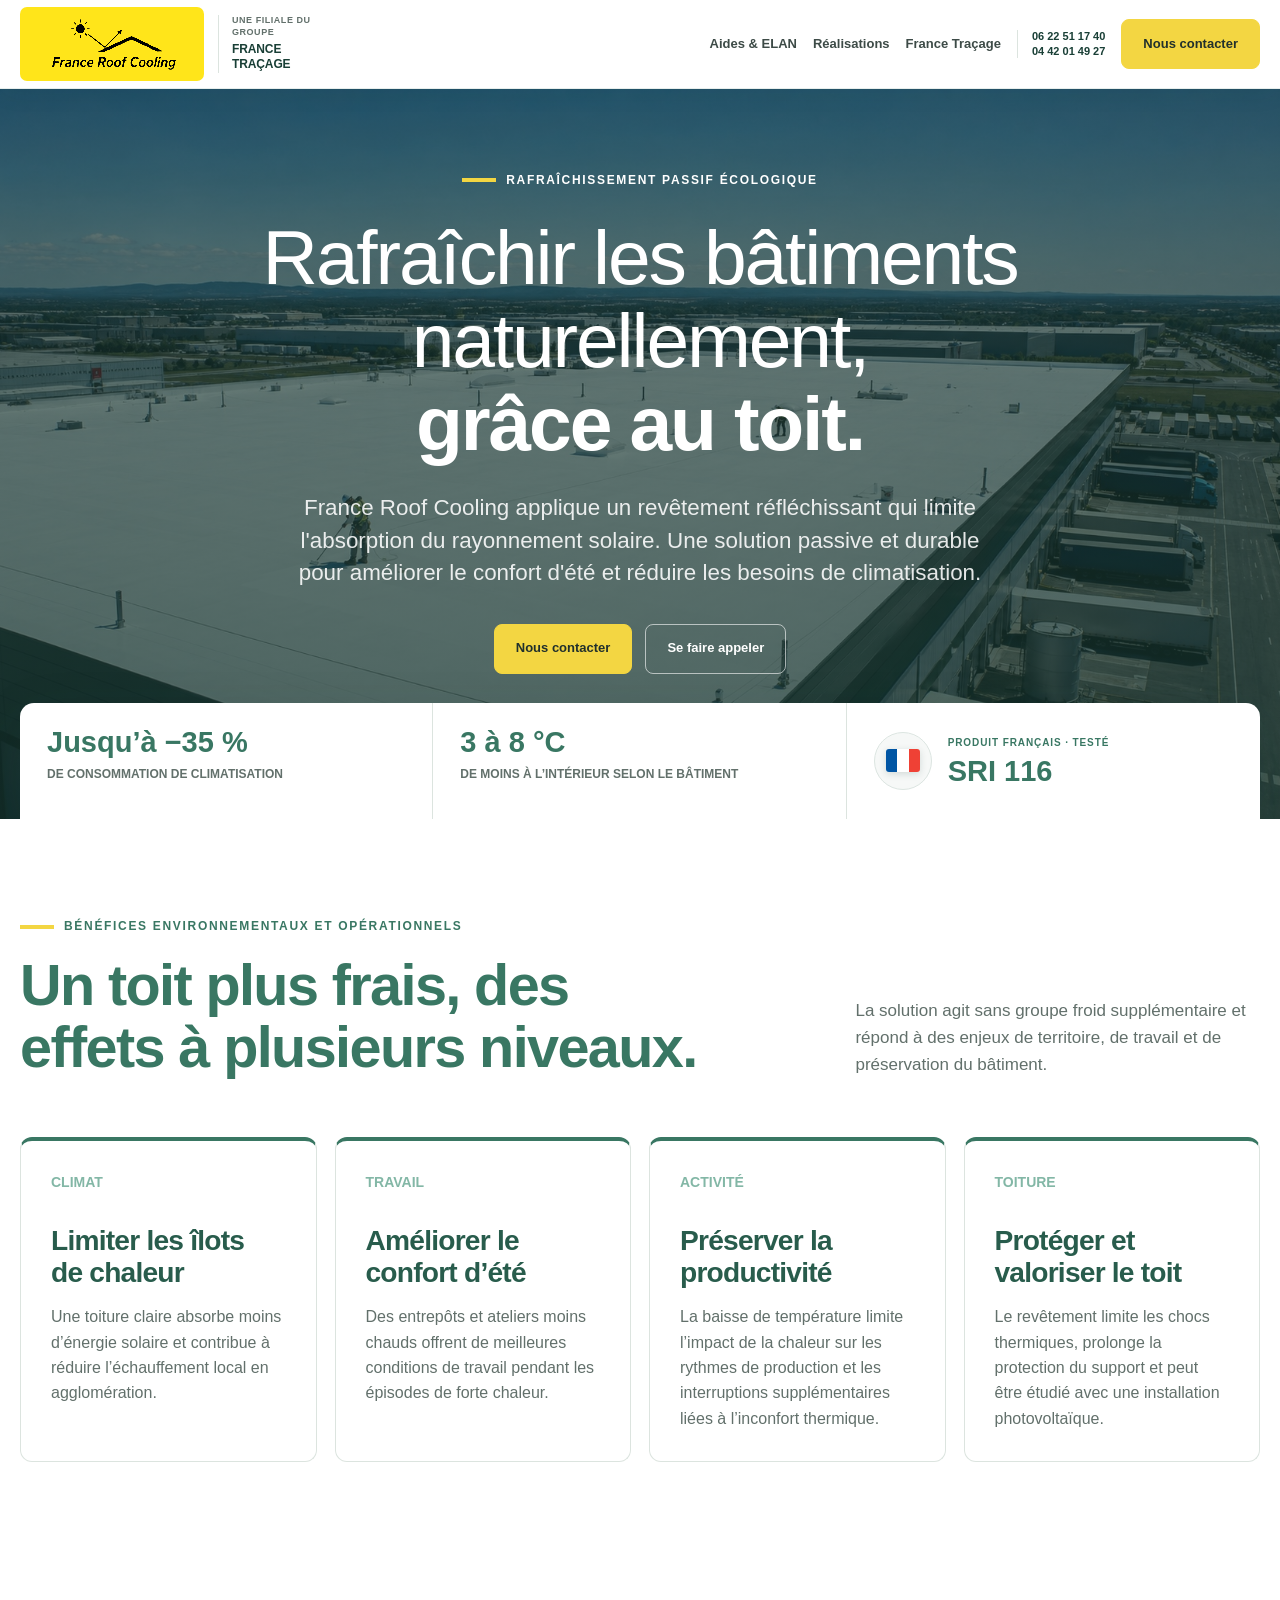
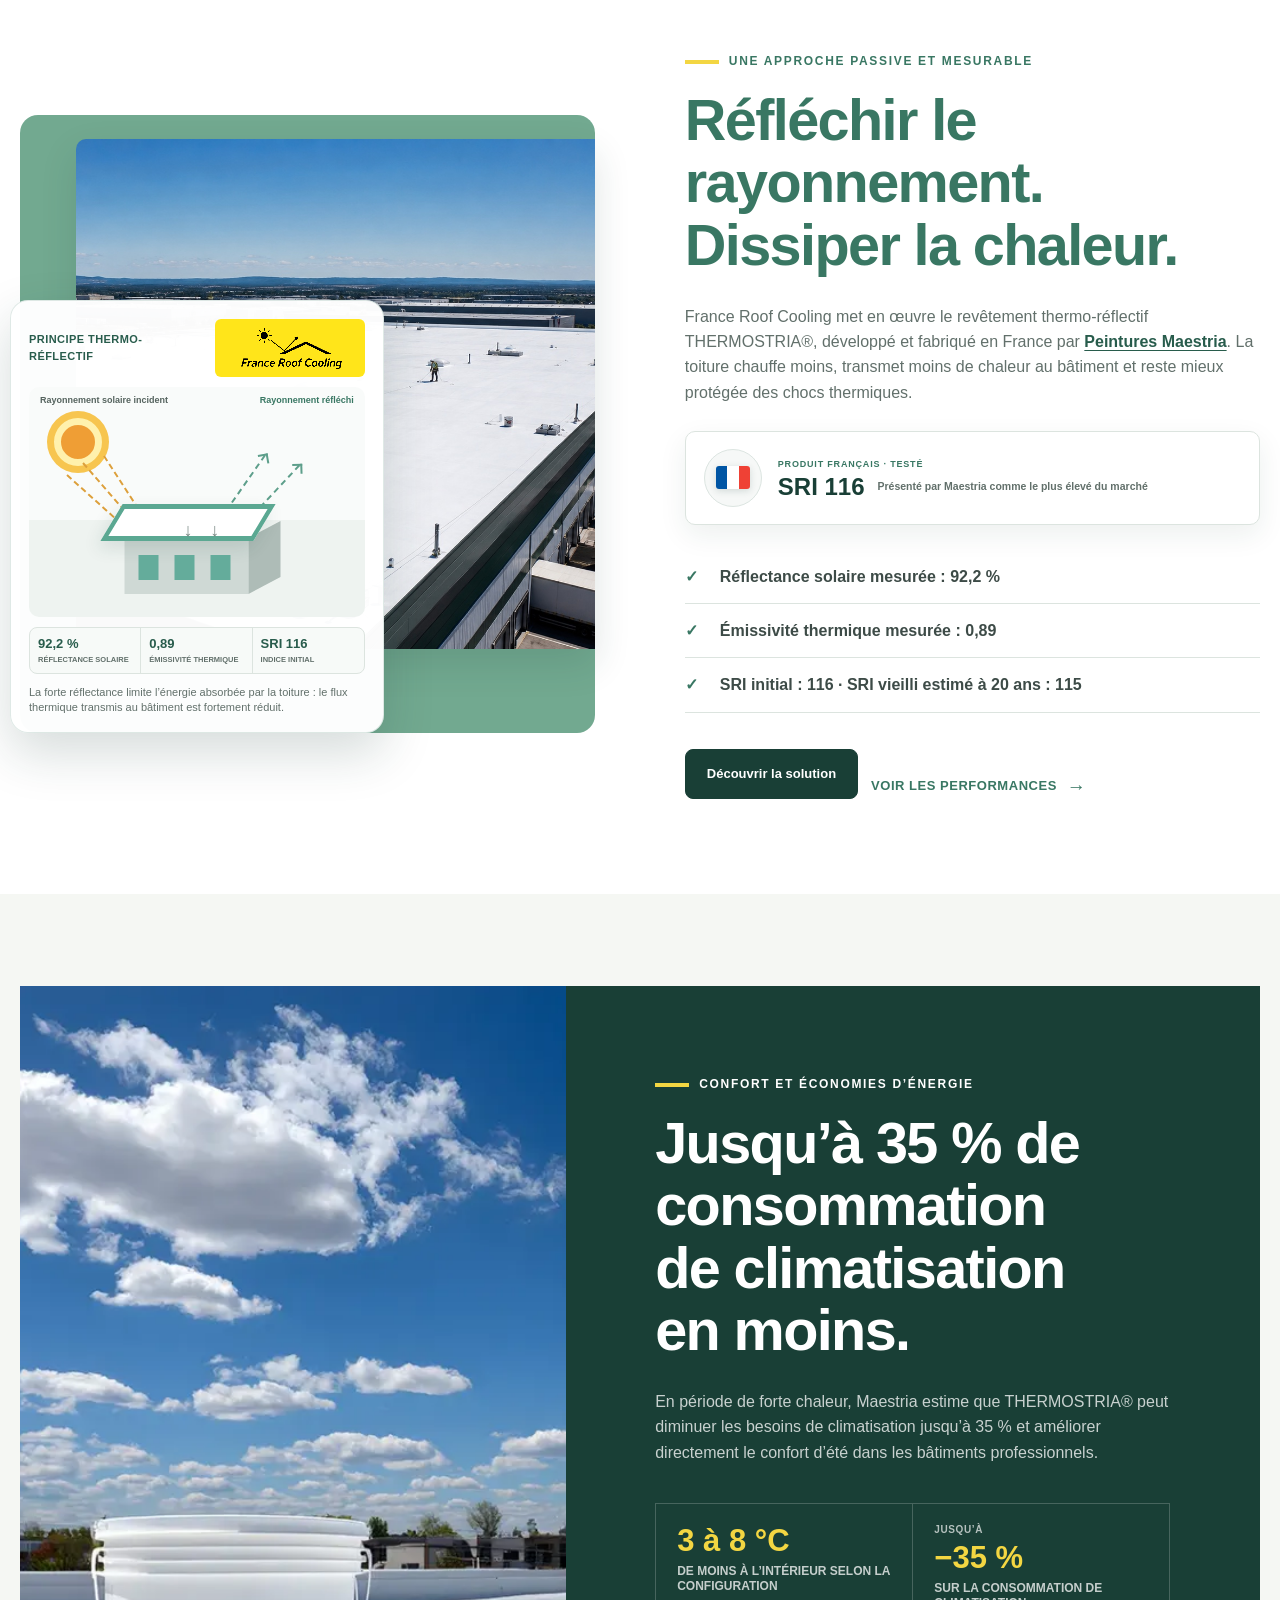
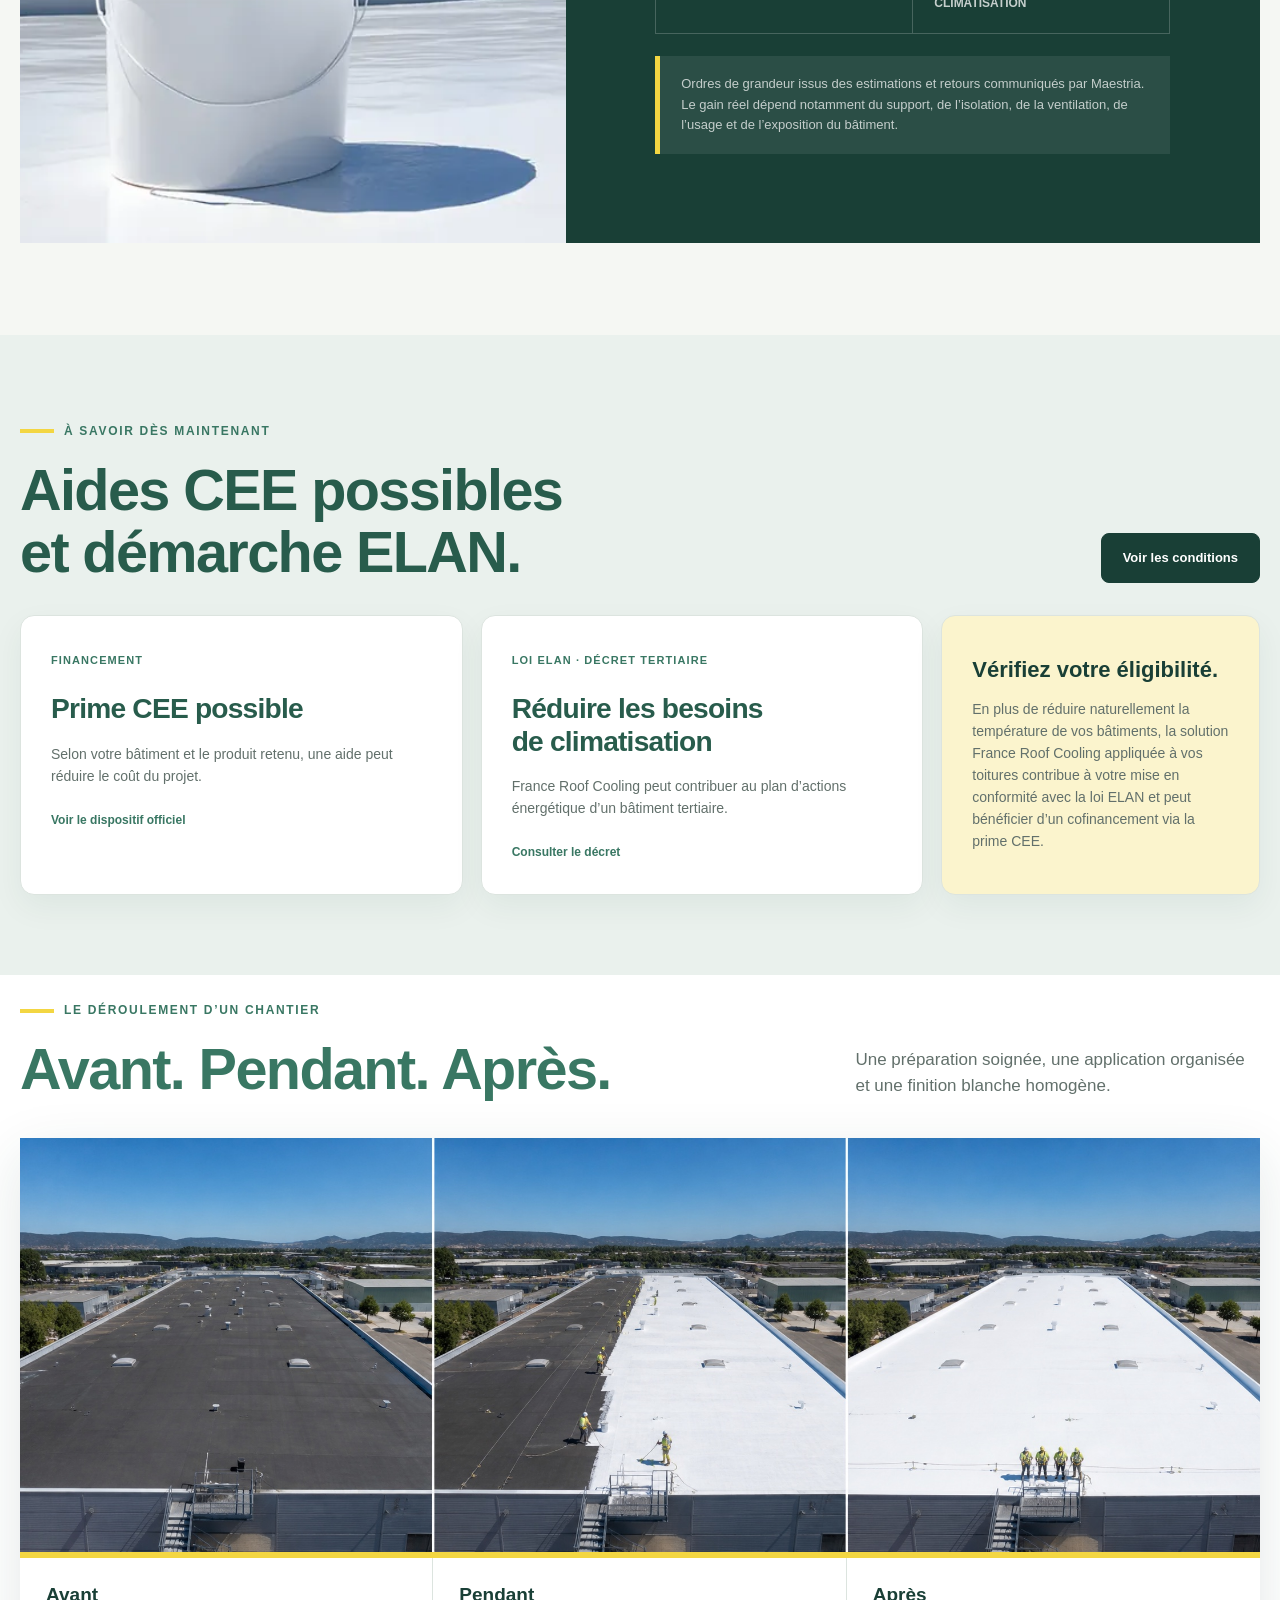
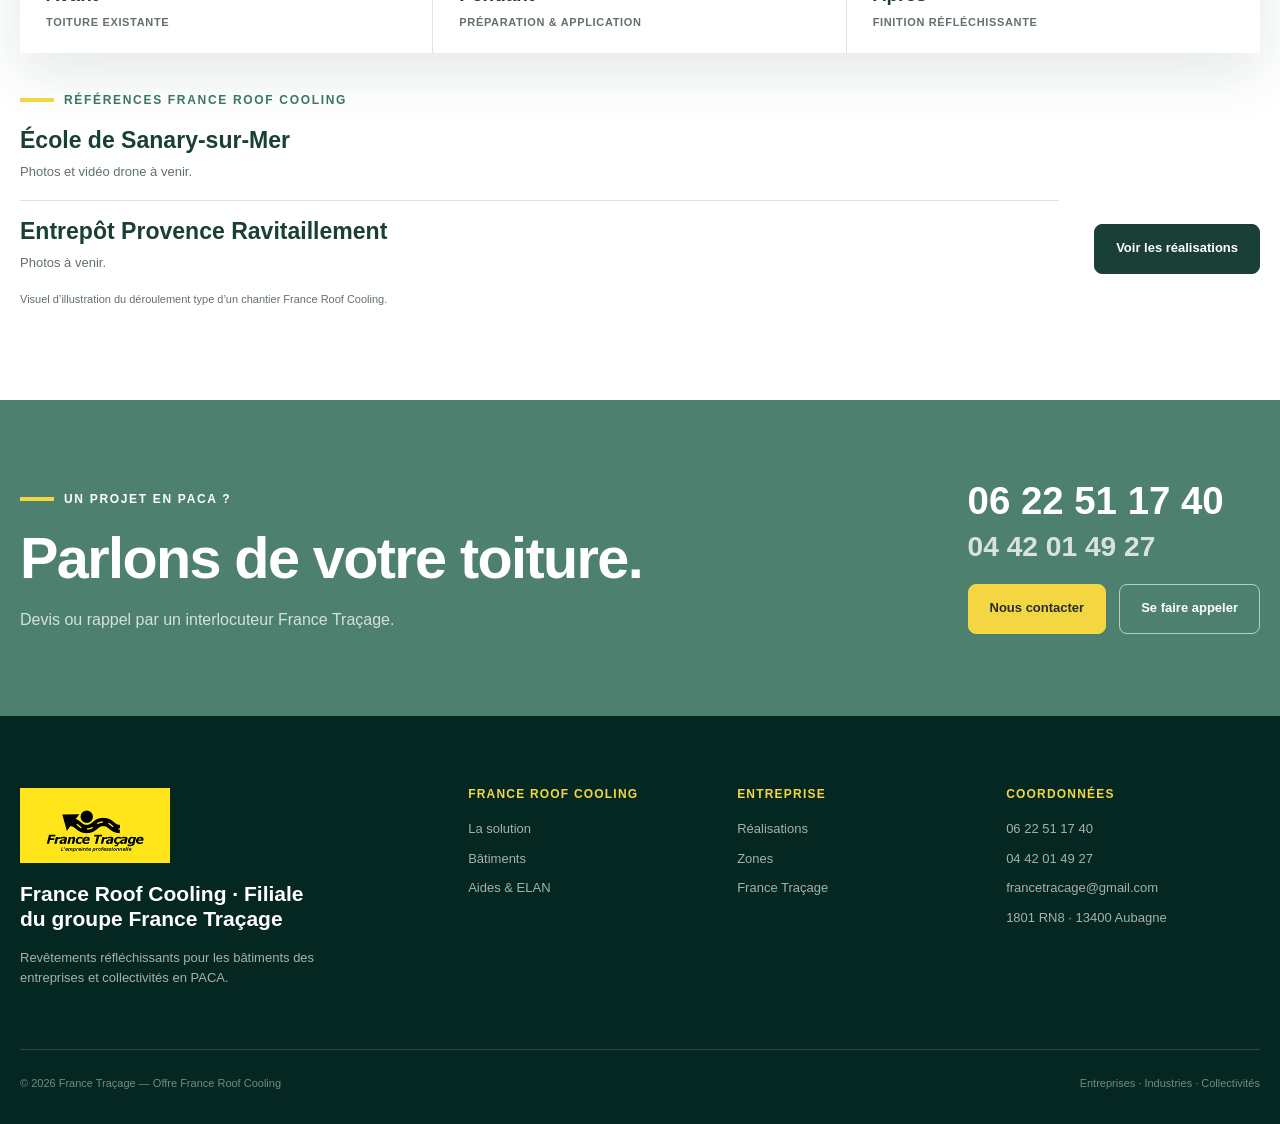
<file: index.html>
<!doctype html>
<html lang="fr">
<head>
  <meta charset="utf-8">
  <meta name="viewport" content="width=device-width, initial-scale=1">
  <title>France Roof Cooling par France Traçage | Toitures réfléchissantes en PACA</title>
  <meta name="description" content="France Roof Cooling applique en PACA le revêtement thermo-réflectif français THERMOSTRIA® : SRI 116, jusqu’à 35 % de climatisation en moins et 3 à 8 °C de gain intérieur selon le bâtiment.">
  <link rel="icon" href="/assets/france-roof-cooling-logo.png?v=1" type="image/png">
  <link rel="canonical" href="https://france-roof-cooling.fr/">
  <link rel="stylesheet" href="/assets/styles.css?v=26">
  <meta property="og:title" content="France Roof Cooling par France Traçage — Entreprises et collectivités en PACA">
  <meta property="og:description" content="Revêtement thermo-réflectif français : SRI 116, confort d’été, économies de climatisation et protection de la toiture.">
  <meta property="og:type" content="website">
  <meta property="og:url" content="https://france-roof-cooling.fr/">
  <meta property="og:image" content="https://france-roof-cooling.fr/assets/og-france-toiture.png">
  <meta property="og:image:width" content="1732">
  <meta property="og:image:height" content="908">
  <meta property="og:image:alt" content="France Roof Cooling professionnel par France Traçage">
  <meta name="twitter:card" content="summary_large_image">
  <meta name="twitter:image" content="https://france-roof-cooling.fr/assets/og-france-toiture.png">
  <script type="application/ld+json">
  {
    "@context": "https://schema.org",
    "@type": "LocalBusiness",
    "@id": "https://france-roof-cooling.fr/#business",
    "name": "France Roof Cooling par France Traçage",
    "alternateName": "France Toiture Réfléchissante",
    "url": "https://france-roof-cooling.fr/",
    "telephone": ["+33622511740", "+33442014927"],
    "email": "francetracage@gmail.com",
    "address": {
      "@type": "PostalAddress",
      "streetAddress": "1801 Route Nationale 8",
      "postalCode": "13400",
      "addressLocality": "Aubagne",
      "addressCountry": "FR"
    },
    "areaServed": "Provence-Alpes-Côte d’Azur",
    "knowsAbout": ["France Roof Cooling", "revêtement réfléchissant de toiture", "bac acier", "calandrite", "bâtiments professionnels"]
  }
  </script>
  <script src="/assets/site.js?v=2" defer></script>
</head>
<body>
  <a class="skip-link" href="#contenu">Aller au contenu</a>
  <header class="site-header">
    <nav class="nav" aria-label="Navigation principale">
      <div class="brand roofcool-brand">
        <a class="brand-home" href="/" aria-label="France Roof Cooling, accueil"><span class="brand-mark" aria-hidden="true"></span></a>
        <a class="brand-endorsement" href="https://francetracage-paca.fr/" target="_blank" rel="noopener" aria-label="Découvrir le groupe France Traçage">Une filiale du groupe <strong>France Traçage</strong></a>
      </div>
      <button class="menu-toggle" type="button" aria-controls="menu-principal" aria-expanded="false">Ouvrir le menu</button>
      <div class="nav-links" id="menu-principal">
        <a href="#aides">Aides & ELAN</a>
        <a href="/realisations/">Réalisations</a>
        <a href="https://francetracage-paca.fr/" target="_blank" rel="noopener">France Traçage</a>
        <span class="nav-phones"><a href="tel:+33622511740">06 22 51 17 40</a><a href="tel:+33442014927">04 42 01 49 27</a></span>
        <a class="button nav-cta" href="/contact/">Nous contacter</a>
      </div>
    </nav>
  </header>

  <main id="contenu">
    <section class="hero pro-hero">
      <div class="hero-slides" aria-hidden="true">
        <div class="hero-slide hero-slide-wide is-active"></div>
        <div class="hero-slide hero-slide-public"></div>
        <div class="hero-slide hero-slide-team"></div>
      </div>
      <div class="section-inner hero-inner">
        <div class="hero-copy">
          <span class="eyebrow light">Rafraîchissement passif écologique</span>
          <h1>Rafraîchir les bâtiments naturellement, <strong>grâce au toit.</strong></h1>
          <p class="lead">France Roof Cooling applique un revêtement réfléchissant qui limite l'absorption du rayonnement solaire. Une solution passive et durable pour améliorer le confort d'été et réduire les besoins de climatisation.</p>
          <div class="cta-row">
            <a class="button" href="/contact/">Nous contacter</a>
            <a class="button outline" href="/contact/#rappel">Se faire appeler</a>
          </div>
        </div>
      </div>
      <div class="hero-proof" aria-label="Performances et origine du produit France Roof Cooling">
        <div class="proof-item"><strong>Jusqu’à −35&nbsp;%</strong><span>de consommation de climatisation</span></div>
        <div class="proof-item"><strong>3 à 8 °C</strong><span>de moins à l’intérieur selon le bâtiment</span></div>
        <div class="proof-item proof-french">
          <span class="france-icon" aria-hidden="true"></span>
          <div class="proof-french-copy"><span>Produit français · testé</span><strong>SRI 116</strong></div>
        </div>
      </div>
    </section>

    <section class="band white">
      <div class="section-inner">
        <div class="section-heading"><div><span class="kicker">Bénéfices environnementaux et opérationnels</span><h2>Un toit plus frais, des effets à plusieurs niveaux.</h2></div><p>La solution agit sans groupe froid supplémentaire et répond à des enjeux de territoire, de travail et de préservation du bâtiment.</p></div>
        <div class="impact-grid">
          <article class="support-card impact-card"><span class="index">CLIMAT</span><h3>Limiter les îlots de chaleur</h3><p>Une toiture claire absorbe moins d’énergie solaire et contribue à réduire l’échauffement local en agglomération.</p></article>
          <article class="support-card impact-card"><span class="index">TRAVAIL</span><h3>Améliorer le confort d’été</h3><p>Des entrepôts et ateliers moins chauds offrent de meilleures conditions de travail pendant les épisodes de forte chaleur.</p></article>
          <article class="support-card impact-card"><span class="index">ACTIVITÉ</span><h3>Préserver la productivité</h3><p>La baisse de température limite l’impact de la chaleur sur les rythmes de production et les interruptions supplémentaires liées à l’inconfort thermique.</p></article>
          <article class="support-card impact-card"><span class="index">TOITURE</span><h3>Protéger et valoriser le toit</h3><p>Le revêtement limite les chocs thermiques, prolonge la protection du support et peut être étudié avec une installation photovoltaïque.</p></article>
        </div>
      </div>
    </section>

    <section class="band white">
      <div class="section-inner story-grid">
        <div class="photo-diagram-stage" aria-label="Toiture réfléchissante et schéma de fonctionnement France Roof Cooling">
          <img class="roof-photo" src="/assets/hero-industrial-roofcool.jpg" alt="Grande toiture blanche d’une plateforme logistique traitée avec un revêtement réfléchissant">
          <aside class="cooling-diagram">
            <div class="diagram-brand"><span>Principe thermo-réflectif</span><span class="diagram-logo" role="img" aria-label="France Roof Cooling"></span></div>
            <div class="diagram-scene" aria-hidden="true">
              <div class="diagram-sun"></div>
              <span class="diagram-label solar-label">Rayonnement solaire incident</span>
              <span class="solar-ray ray-one"></span><span class="solar-ray ray-two"></span><span class="solar-ray ray-three"></span>
              <span class="reflection-ray reflection-one"></span><span class="reflection-ray reflection-two"></span>
              <span class="diagram-label reflection-label">Rayonnement réfléchi</span>
              <div class="diagram-building"><span class="building-roof"></span><span class="building-front"></span><span class="building-side"></span><i></i><i></i><i></i></div>
              <span class="heat-arrow heat-one">↓</span><span class="heat-arrow heat-two">↓</span>
            </div>
            <div class="diagram-data" aria-label="Performances techniques">
              <div><strong>92,2&nbsp;%</strong><span>Réflectance solaire</span></div>
              <div><strong>0,89</strong><span>Émissivité thermique</span></div>
              <div><strong>SRI 116</strong><span>Indice initial</span></div>
            </div>
            <p>La forte réflectance limite l’énergie absorbée par la toiture&nbsp;: le flux thermique transmis au bâtiment est fortement réduit.</p>
          </aside>
        </div>
        <div>
          <span class="kicker">Une approche passive et mesurable</span>
          <h2>Réfléchir le rayonnement. Dissiper la chaleur.</h2>
          <p>France Roof Cooling met en œuvre le revêtement thermo-réflectif THERMOSTRIA®, développé et fabriqué en France par <a class="inline-link" href="https://www.maestria.fr/fr/" target="_blank" rel="noopener">Peintures Maestria</a>. La toiture chauffe moins, transmet moins de chaleur au bâtiment et reste mieux protégée des chocs thermiques.</p>
          <div class="french-product-proof" aria-label="Produit français testé, SRI 116">
            <span class="france-icon" aria-hidden="true"></span>
            <span class="french-product-copy">
              <span>Produit français · testé</span>
              <strong>SRI 116</strong>
              <small>Présenté par Maestria comme le plus élevé du marché</small>
            </span>
          </div>
          <ul class="check-list">
            <li>Réflectance solaire mesurée&nbsp;: 92,2&nbsp;%</li>
            <li>Émissivité thermique mesurée&nbsp;: 0,89</li>
            <li>SRI initial&nbsp;: 116 · SRI vieilli estimé à 20 ans&nbsp;: 115</li>
          </ul>
          <div class="cta-row"><a class="button dark" href="/solution-roof-cool/">Découvrir la solution</a><a class="text-link" href="/performances/">Voir les performances</a></div>
        </div>
      </div>
    </section>

    <section class="band">
      <div class="section-inner">
        <div class="performance-panel">
          <div class="performance-image"><img src="/assets/roof-performance.webp" alt="Revêtement thermique réflectif blanc appliqué sur une toiture professionnelle"></div>
          <div class="performance-copy">
            <span class="kicker light">Confort et économies d’énergie</span>
            <h2>Jusqu’à 35&nbsp;% de consommation de climatisation en moins.</h2>
            <p>En période de forte chaleur, Maestria estime que THERMOSTRIA® peut diminuer les besoins de climatisation jusqu’à 35&nbsp;% et améliorer directement le confort d’été dans les bâtiments professionnels.</p>
            <div class="metric-grid">
              <div class="metric"><strong>3 à 8 °C</strong><span>de moins à l’intérieur selon la configuration</span></div>
              <div class="metric"><small>Jusqu’à</small><strong>−35&nbsp;%</strong><span>sur la consommation de climatisation</span></div>
            </div>
            <p class="note">Ordres de grandeur issus des estimations et retours communiqués par Maestria. Le gain réel dépend notamment du support, de l’isolation, de la ventilation, de l’usage et de l’exposition du bâtiment.</p>
          </div>
        </div>
      </div>
    </section>

    <section class="funding-section" id="aides">
      <div class="section-inner">
        <div class="funding-heading">
          <div><span class="kicker light">À savoir dès maintenant</span><h2>Aides CEE possibles et démarche ELAN.</h2></div>
          <a class="button" href="https://www.ecologie.gouv.fr/politiques-publiques/operations-standardisees-deconomies-denergie" target="_blank" rel="noopener">Voir les conditions</a>
        </div>
        <div class="funding-grid">
          <article class="funding-card">
            <span class="funding-label">Financement</span>
            <h3>Prime CEE possible</h3>
            <p>Selon votre bâtiment et le produit retenu, une aide peut réduire le coût du projet.</p>
            <a href="https://www.ecologie.gouv.fr/politiques-publiques/operations-standardisees-deconomies-denergie" target="_blank" rel="noopener">Voir le dispositif officiel</a>
          </article>
          <article class="funding-card">
            <span class="funding-label">Loi ELAN · Décret tertiaire</span>
            <h3>Réduire les besoins de climatisation</h3>
            <p>France Roof Cooling peut contribuer au plan d’actions énergétique d’un bâtiment tertiaire.</p>
            <a href="https://www.legifrance.gouv.fr/loda/id/JORFTEXT000038812251/" target="_blank" rel="noopener">Consulter le décret</a>
          </article>
          <aside class="funding-note"><strong>Vérifiez votre éligibilité.</strong><p>En plus de réduire naturellement la température de vos bâtiments, la solution France Roof Cooling appliquée à vos toitures contribue à votre mise en conformité avec la loi ELAN et peut bénéficier d’un cofinancement via la prime CEE.</p></aside>
        </div>
      </div>
    </section>

    <section class="band white case-band">
      <div class="section-inner">
        <div class="section-heading sequence-heading">
          <div><span class="kicker">Le déroulement d’un chantier</span><h2>Avant. Pendant. Après.</h2></div>
          <p>Une préparation soignée, une application organisée et une finition blanche homogène.</p>
        </div>
        <figure class="roof-sequence">
          <img src="/assets/roofcool-avant-pendant-apres.jpg" alt="Illustration en trois étapes d’une toiture industrielle avant, pendant et après l’application d’un revêtement France Roof Cooling">
          <figcaption class="sequence-steps">
            <span><strong>Avant</strong><small>Toiture existante</small></span>
            <span><strong>Pendant</strong><small>Préparation & application</small></span>
            <span><strong>Après</strong><small>Finition réfléchissante</small></span>
          </figcaption>
        </figure>
        <div class="sequence-reference">
          <div>
            <span class="kicker">Références France Roof Cooling</span>
            <div class="reference-list">
              <div><strong>École de Sanary-sur-Mer</strong><p>Photos et vidéo drone à venir.</p></div>
              <div><strong>Entrepôt Provence Ravitaillement</strong><p>Photos à venir.</p></div>
            </div>
          </div>
          <a class="button dark" href="/realisations/">Voir les réalisations</a>
        </div>
        <p class="sequence-note">Visuel d’illustration du déroulement type d’un chantier France Roof Cooling.</p>
      </div>
    </section>

    <section class="contact-banner">
      <div class="section-inner contact-banner-inner">
        <div><span class="kicker light">Un projet en PACA ?</span><h2>Parlons de votre toiture.</h2><p>Devis ou rappel par un interlocuteur France Traçage.</p></div>
        <div class="contact-actions">
          <a class="contact-phone" href="tel:+33622511740">06 22 51 17 40</a>
          <a class="contact-phone secondary-phone" href="tel:+33442014927">04 42 01 49 27</a>
          <div class="cta-row compact-actions"><a class="button" href="/contact/">Nous contacter</a><a class="button outline" href="/contact/#rappel">Se faire appeler</a></div>
        </div>
      </div>
    </section>
  </main>

  <footer class="site-footer">
    <div class="section-inner footer-grid">
      <div><img class="footer-parent-logo" src="/assets/france-tracage-logo.png" alt="France Traçage"><strong class="footer-brand">France Roof Cooling · Filiale du groupe France Traçage</strong><p>Revêtements réfléchissants pour les bâtiments des entreprises et collectivités en PACA.</p></div>
      <div><h3>France Roof Cooling</h3><ul class="footer-list"><li><a href="/solution-roof-cool/">La solution</a></li><li><a href="/applications-supports/">Bâtiments</a></li><li><a href="#aides">Aides & ELAN</a></li></ul></div>
      <div><h3>Entreprise</h3><ul class="footer-list"><li><a href="/realisations/">Réalisations</a></li><li><a href="/zones-intervention/">Zones</a></li><li><a href="https://francetracage-paca.fr/" target="_blank" rel="noopener">France Traçage</a></li></ul></div>
      <div><h3>Coordonnées</h3><ul class="footer-list"><li><a href="tel:+33622511740">06 22 51 17 40</a></li><li><a href="tel:+33442014927">04 42 01 49 27</a></li><li><a href="mailto:francetracage@gmail.com">francetracage@gmail.com</a></li><li>1801 RN8 · 13400 Aubagne</li></ul></div>
    </div>
    <div class="section-inner footer-bottom"><span>© 2026 France Traçage — Offre France Roof Cooling</span><span>Entreprises · Industries · Collectivités</span></div>
  </footer>
</body>
</html>
</file>
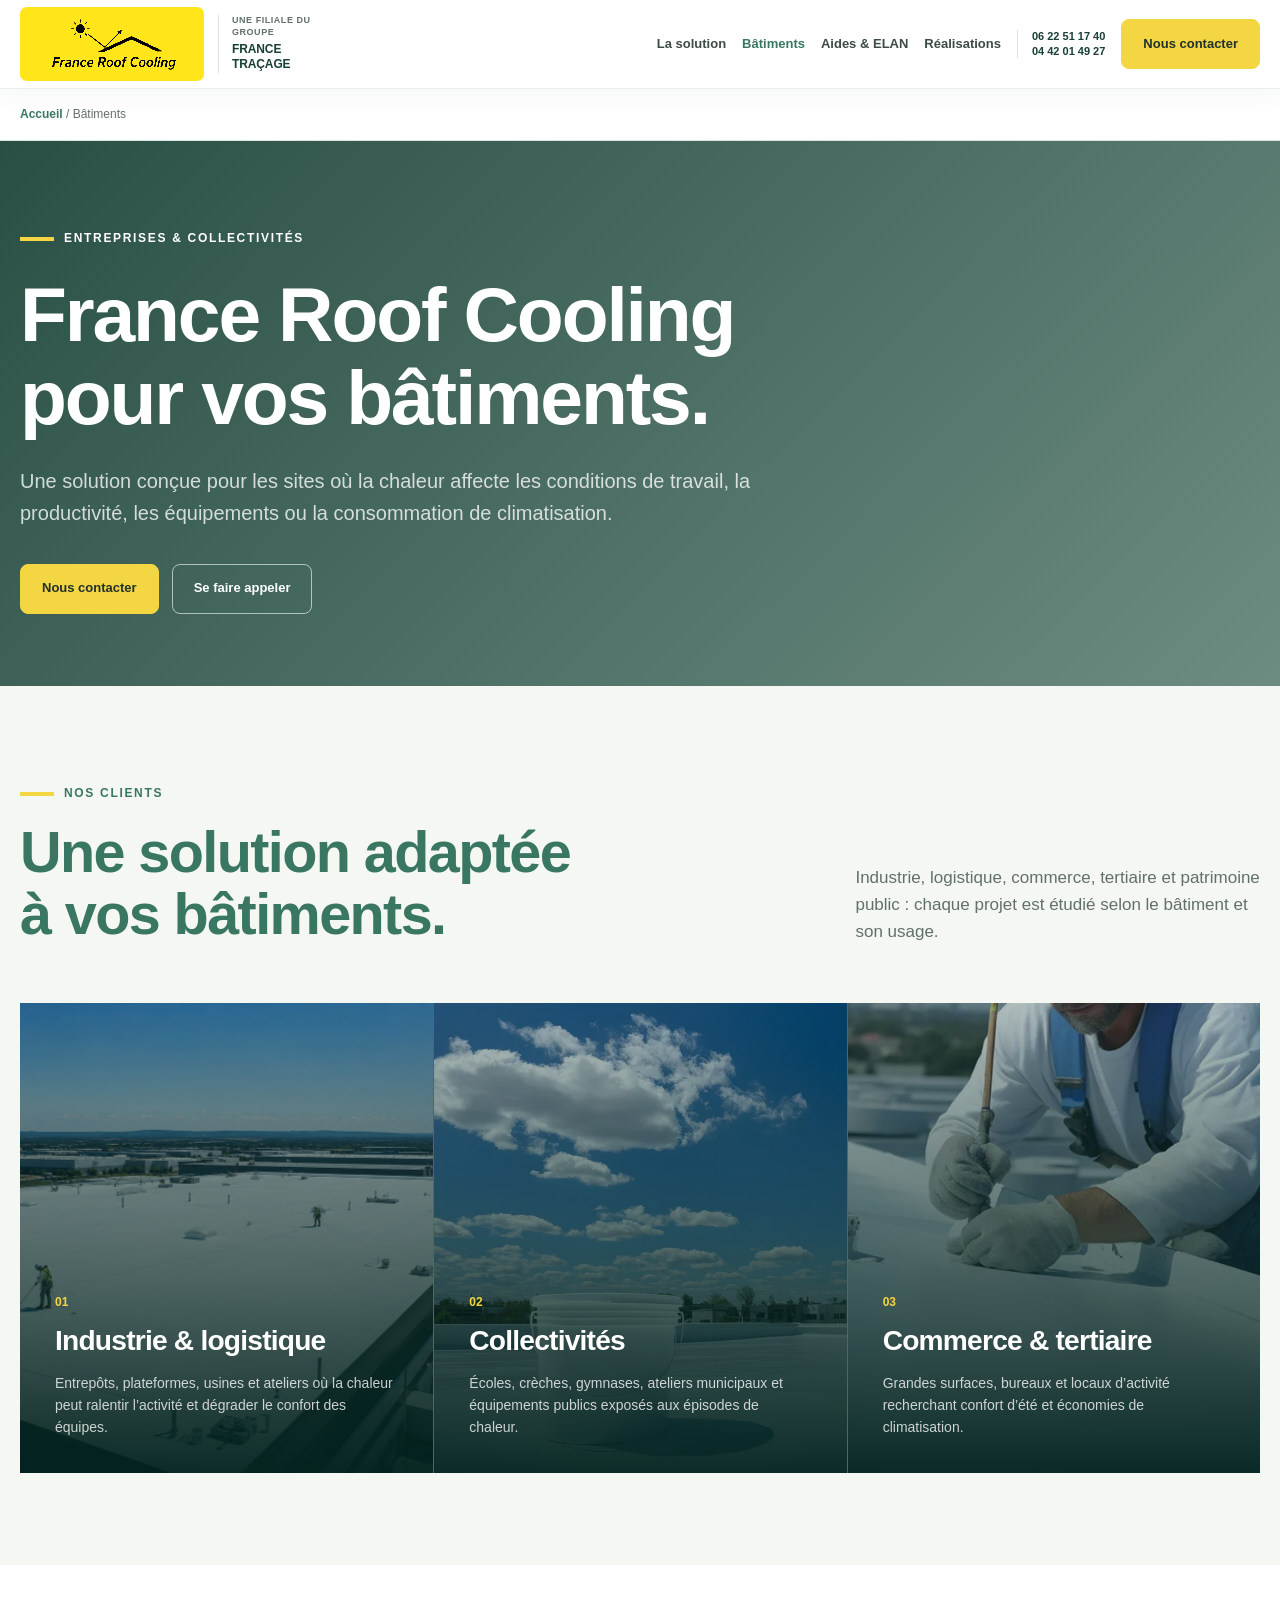
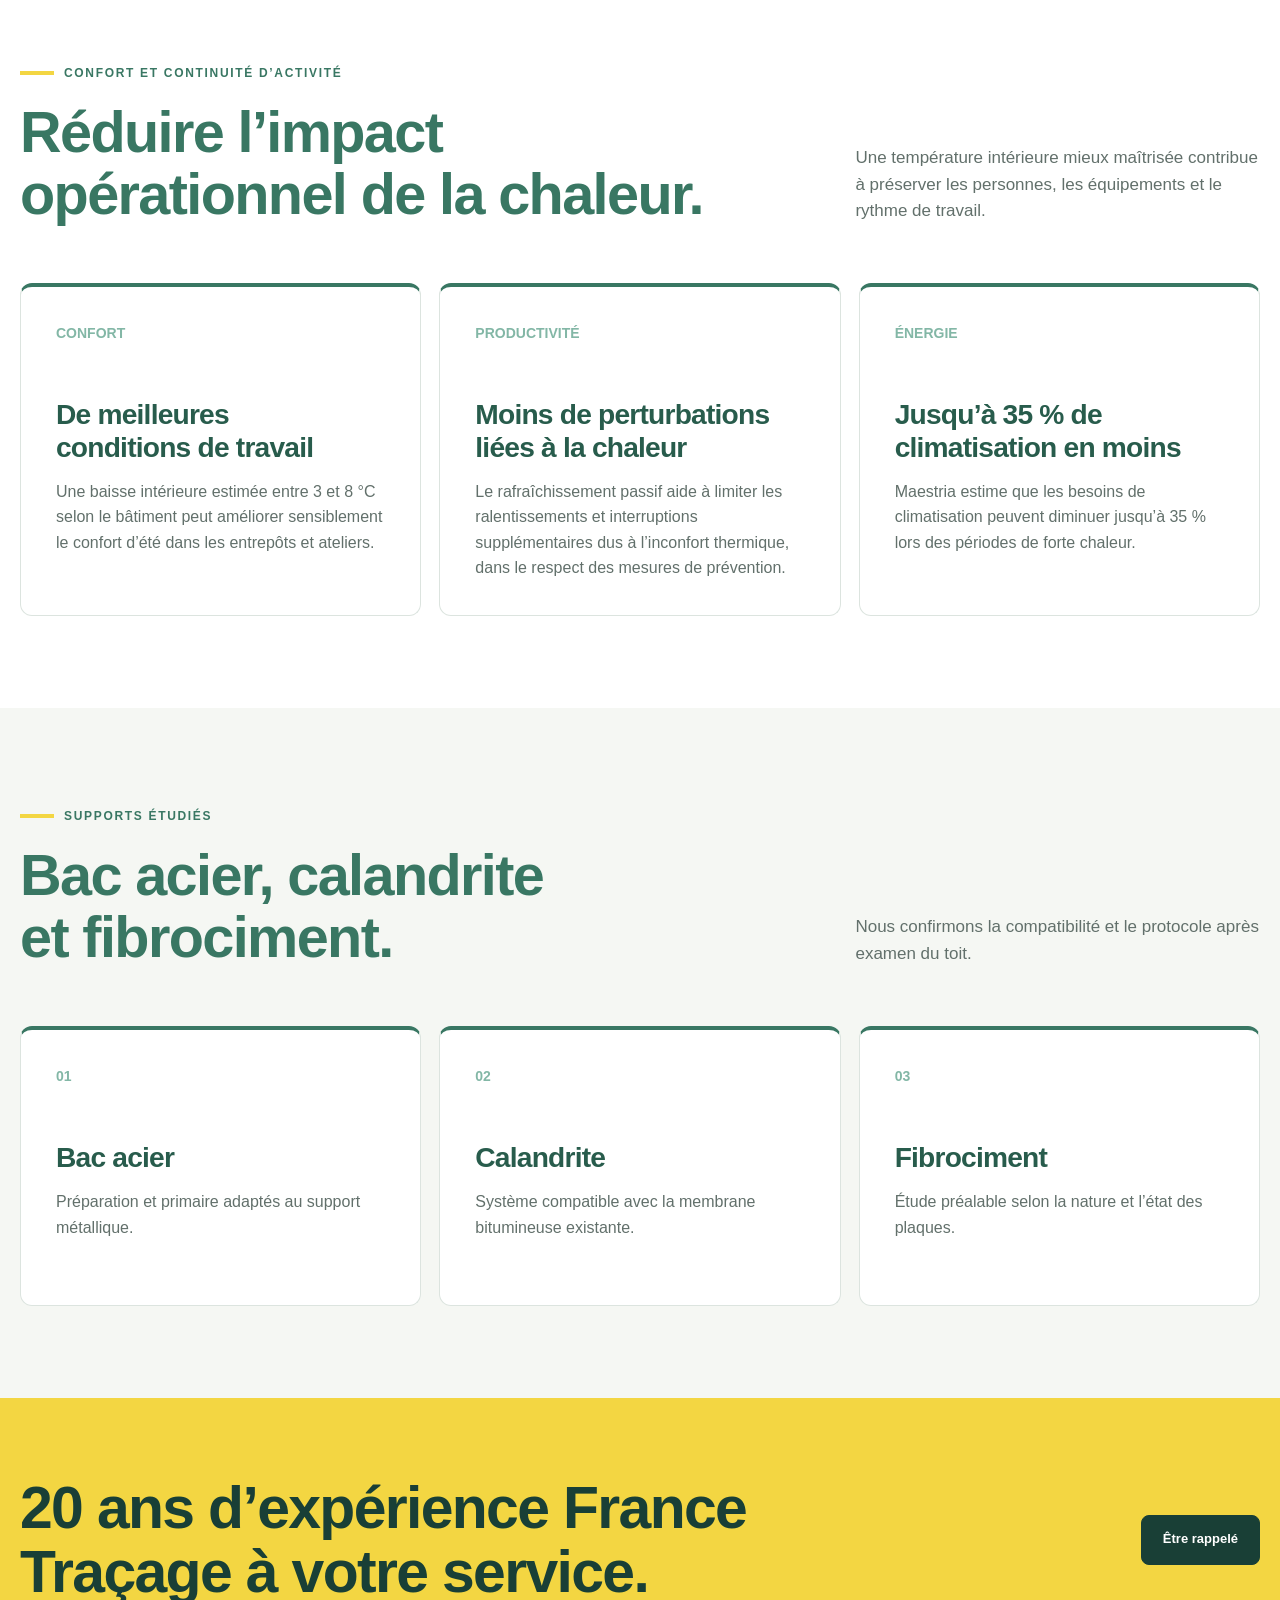
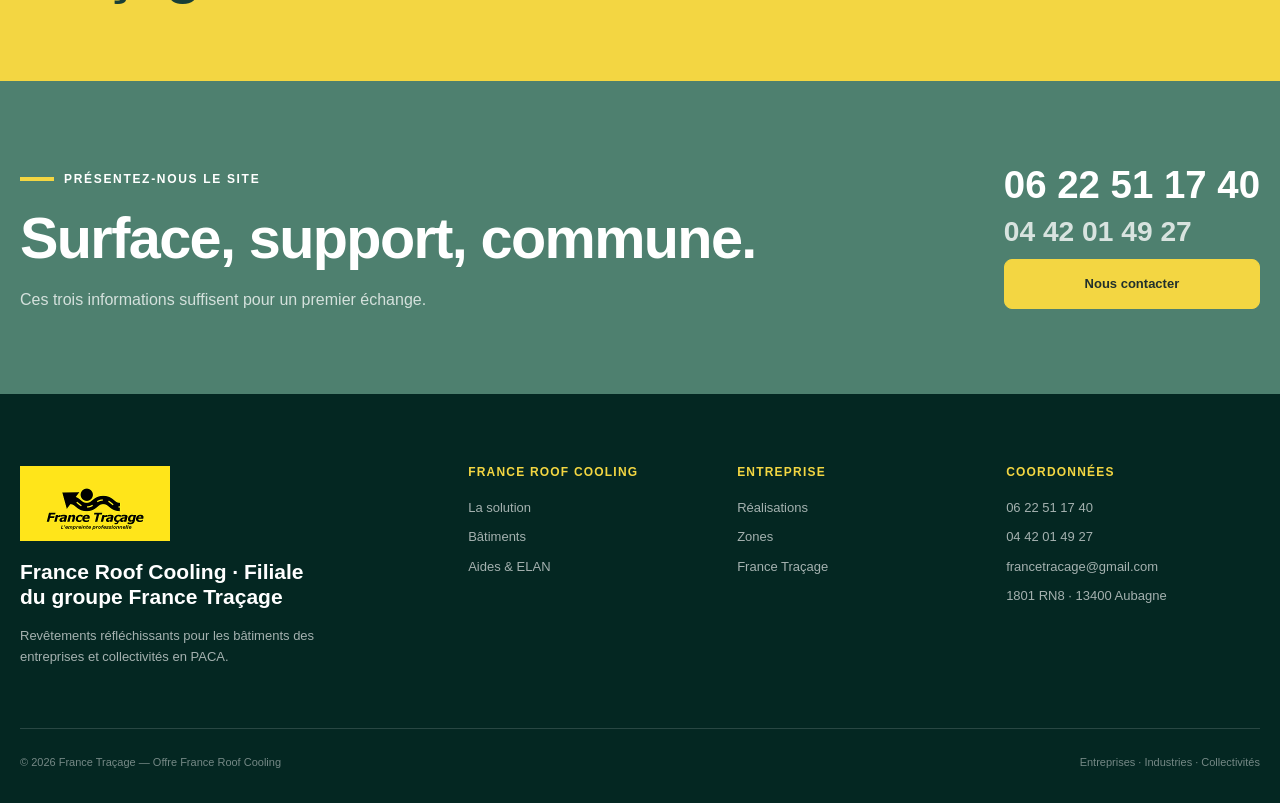
<file: applications-supports/index.html>
<!doctype html>
<html lang="fr">
<head><meta charset="utf-8"><meta name="viewport" content="width=device-width, initial-scale=1"><title>France Roof Cooling pour entreprises et collectivités | PACA</title><meta name="description" content="France Roof Cooling améliore le confort d’été des entrepôts, ateliers, commerces et bâtiments publics : 3 à 8 °C de gain intérieur selon le bâtiment."><link rel="icon" href="/assets/france-roof-cooling-logo.png?v=1" type="image/png"><link rel="canonical" href="https://france-roof-cooling.fr/applications-supports/"><link rel="stylesheet" href="/assets/styles.css?v=17"><script src="/assets/site.js" defer></script></head>
<body>
  <a class="skip-link" href="#contenu">Aller au contenu</a>
  <header class="site-header"><nav class="nav" aria-label="Navigation principale"><div class="brand roofcool-brand"><a class="brand-home" href="/" aria-label="France Roof Cooling, accueil"><span class="brand-mark" aria-hidden="true"></span></a><a class="brand-endorsement" href="https://francetracage-paca.fr/" target="_blank" rel="noopener" aria-label="Découvrir le groupe France Traçage">Une filiale du groupe <strong>France Traçage</strong></a></div><button class="menu-toggle" type="button" aria-controls="menu-principal" aria-expanded="false">Ouvrir le menu</button><div class="nav-links" id="menu-principal"><a href="/solution-roof-cool/">La solution</a><a href="/applications-supports/" aria-current="page">Bâtiments</a><a href="/#aides">Aides & ELAN</a><a href="/realisations/">Réalisations</a><span class="nav-phones"><a href="tel:+33622511740">06 22 51 17 40</a><a href="tel:+33442014927">04 42 01 49 27</a></span><a class="button nav-cta" href="/contact/">Nous contacter</a></div></nav></header>
  <main id="contenu">
    <div class="breadcrumb"><div class="section-inner"><a href="/">Accueil</a> / Bâtiments</div></div>
    <section class="page-hero"><div class="section-inner"><span class="eyebrow light">Entreprises & collectivités</span><h1>France Roof Cooling pour vos bâtiments.</h1><p class="lead">Une solution conçue pour les sites où la chaleur affecte les conditions de travail, la productivité, les équipements ou la consommation de climatisation.</p><div class="cta-row"><a class="button" href="/contact/">Nous contacter</a><a class="button outline" href="/contact/#rappel">Se faire appeler</a></div></div></section>
    <section class="band"><div class="section-inner"><div class="section-heading"><div><span class="kicker">Nos clients</span><h2>Une solution adaptée à vos bâtiments.</h2></div><p>Industrie, logistique, commerce, tertiaire et patrimoine public : chaque projet est étudié selon le bâtiment et son usage.</p></div><div class="sector-grid"><article class="sector-card"><img src="/assets/hero-industrial-roofcool.jpg" alt="Grande toiture blanche d’un entrepôt logistique"><div class="sector-card-copy"><span>01</span><h3>Industrie & logistique</h3><p>Entrepôts, plateformes, usines et ateliers où la chaleur peut ralentir l’activité et dégrader le confort des équipes.</p></div></article><article class="sector-card"><img src="/assets/roof-performance.webp" alt="Toiture blanche d’un bâtiment public"><div class="sector-card-copy"><span>02</span><h3>Collectivités</h3><p>Écoles, crèches, gymnases, ateliers municipaux et équipements publics exposés aux épisodes de chaleur.</p></div></article><article class="sector-card"><img src="/assets/application-cool-roof.webp" alt="Application sur une toiture professionnelle"><div class="sector-card-copy"><span>03</span><h3>Commerce & tertiaire</h3><p>Grandes surfaces, bureaux et locaux d’activité recherchant confort d’été et économies de climatisation.</p></div></article></div></div></section>
    <section class="band white"><div class="section-inner"><div class="section-heading"><div><span class="kicker">Confort et continuité d’activité</span><h2>Réduire l’impact opérationnel de la chaleur.</h2></div><p>Une température intérieure mieux maîtrisée contribue à préserver les personnes, les équipements et le rythme de travail.</p></div><div class="support-grid"><article class="support-card"><span class="index">CONFORT</span><h3>De meilleures conditions de travail</h3><p>Une baisse intérieure estimée entre 3 et 8 °C selon le bâtiment peut améliorer sensiblement le confort d’été dans les entrepôts et ateliers.</p></article><article class="support-card"><span class="index">PRODUCTIVITÉ</span><h3>Moins de perturbations liées à la chaleur</h3><p>Le rafraîchissement passif aide à limiter les ralentissements et interruptions supplémentaires dus à l’inconfort thermique, dans le respect des mesures de prévention.</p></article><article class="support-card"><span class="index">ÉNERGIE</span><h3>Jusqu’à 35&nbsp;% de climatisation en moins</h3><p>Maestria estime que les besoins de climatisation peuvent diminuer jusqu’à 35&nbsp;% lors des périodes de forte chaleur.</p></article></div></div></section>
    <section class="band"><div class="section-inner"><div class="section-heading"><div><span class="kicker">Supports étudiés</span><h2>Bac acier, calandrite et fibrociment.</h2></div><p>Nous confirmons la compatibilité et le protocole après examen du toit.</p></div><div class="support-grid"><article class="support-card"><span class="index">01</span><h3>Bac acier</h3><p>Préparation et primaire adaptés au support métallique.</p></article><article class="support-card"><span class="index">02</span><h3>Calandrite</h3><p>Système compatible avec la membrane bitumineuse existante.</p></article><article class="support-card"><span class="index">03</span><h3>Fibrociment</h3><p>Étude préalable selon la nature et l’état des plaques.</p></article></div></div></section>
    <section class="trust-band"><div class="section-inner trust-band-inner"><h2>20 ans d’expérience France Traçage à votre service.</h2><a class="button dark" href="/contact/#rappel">Être rappelé</a></div></section>
    <section class="contact-banner"><div class="section-inner contact-banner-inner"><div><span class="kicker light">Présentez-nous le site</span><h2>Surface, support, commune.</h2><p>Ces trois informations suffisent pour un premier échange.</p></div><div class="contact-actions"><a class="contact-phone" href="tel:+33622511740">06 22 51 17 40</a><a class="contact-phone secondary-phone" href="tel:+33442014927">04 42 01 49 27</a><a class="button" href="/contact/">Nous contacter</a></div></div></section>
  </main>
  <footer class="site-footer"><div class="section-inner footer-grid"><div><img class="footer-parent-logo" src="/assets/france-tracage-logo.png" alt="France Traçage"><strong class="footer-brand">France Roof Cooling · Filiale du groupe France Traçage</strong><p>Revêtements réfléchissants pour les bâtiments des entreprises et collectivités en PACA.</p></div><div><h3>France Roof Cooling</h3><ul class="footer-list"><li><a href="/solution-roof-cool/">La solution</a></li><li><a href="/applications-supports/">Bâtiments</a></li><li><a href="/#aides">Aides & ELAN</a></li></ul></div><div><h3>Entreprise</h3><ul class="footer-list"><li><a href="/realisations/">Réalisations</a></li><li><a href="/zones-intervention/">Zones</a></li><li><a href="https://francetracage-paca.fr/" target="_blank" rel="noopener">France Traçage</a></li></ul></div><div><h3>Coordonnées</h3><ul class="footer-list"><li><a href="tel:+33622511740">06 22 51 17 40</a></li><li><a href="tel:+33442014927">04 42 01 49 27</a></li><li><a href="mailto:francetracage@gmail.com">francetracage@gmail.com</a></li><li>1801 RN8 · 13400 Aubagne</li></ul></div></div><div class="section-inner footer-bottom"><span>© 2026 France Traçage — Offre France Roof Cooling</span><span>Entreprises · Industries · Collectivités</span></div></footer>
</body></html>
</file>
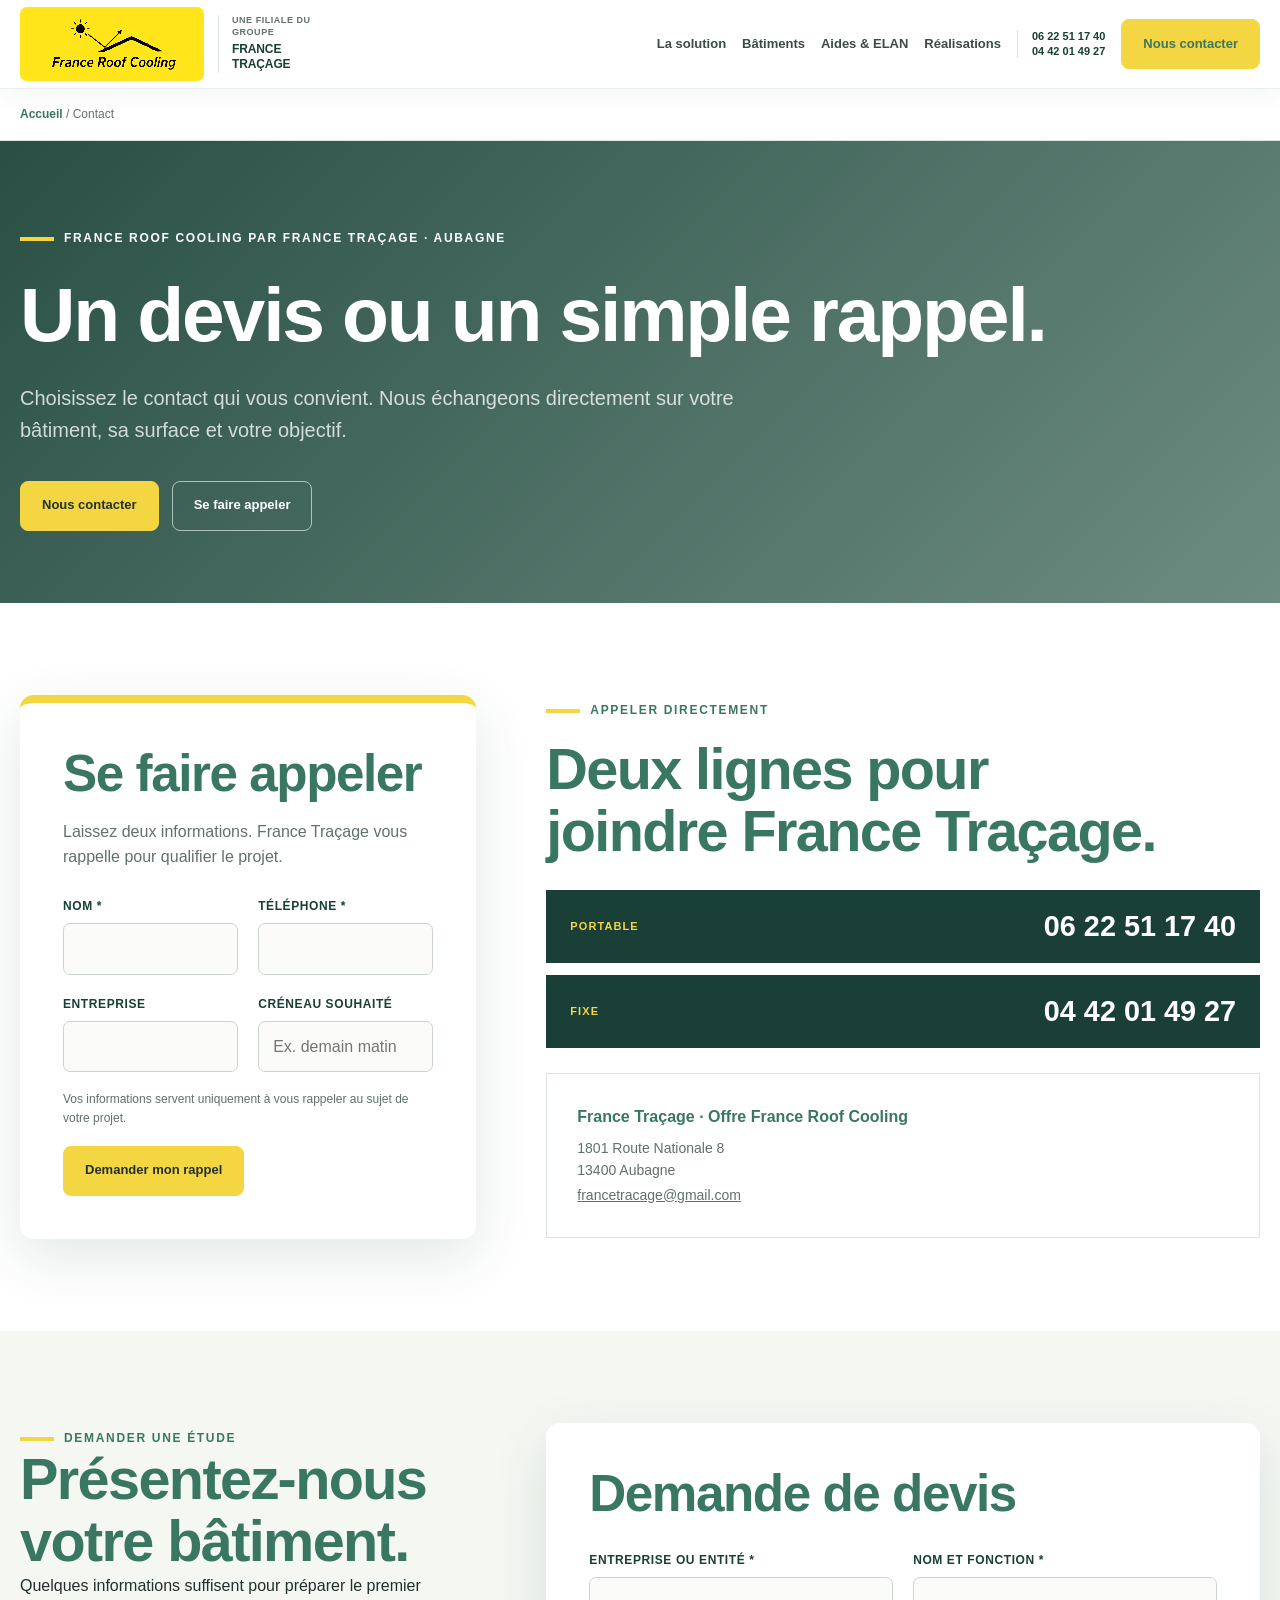
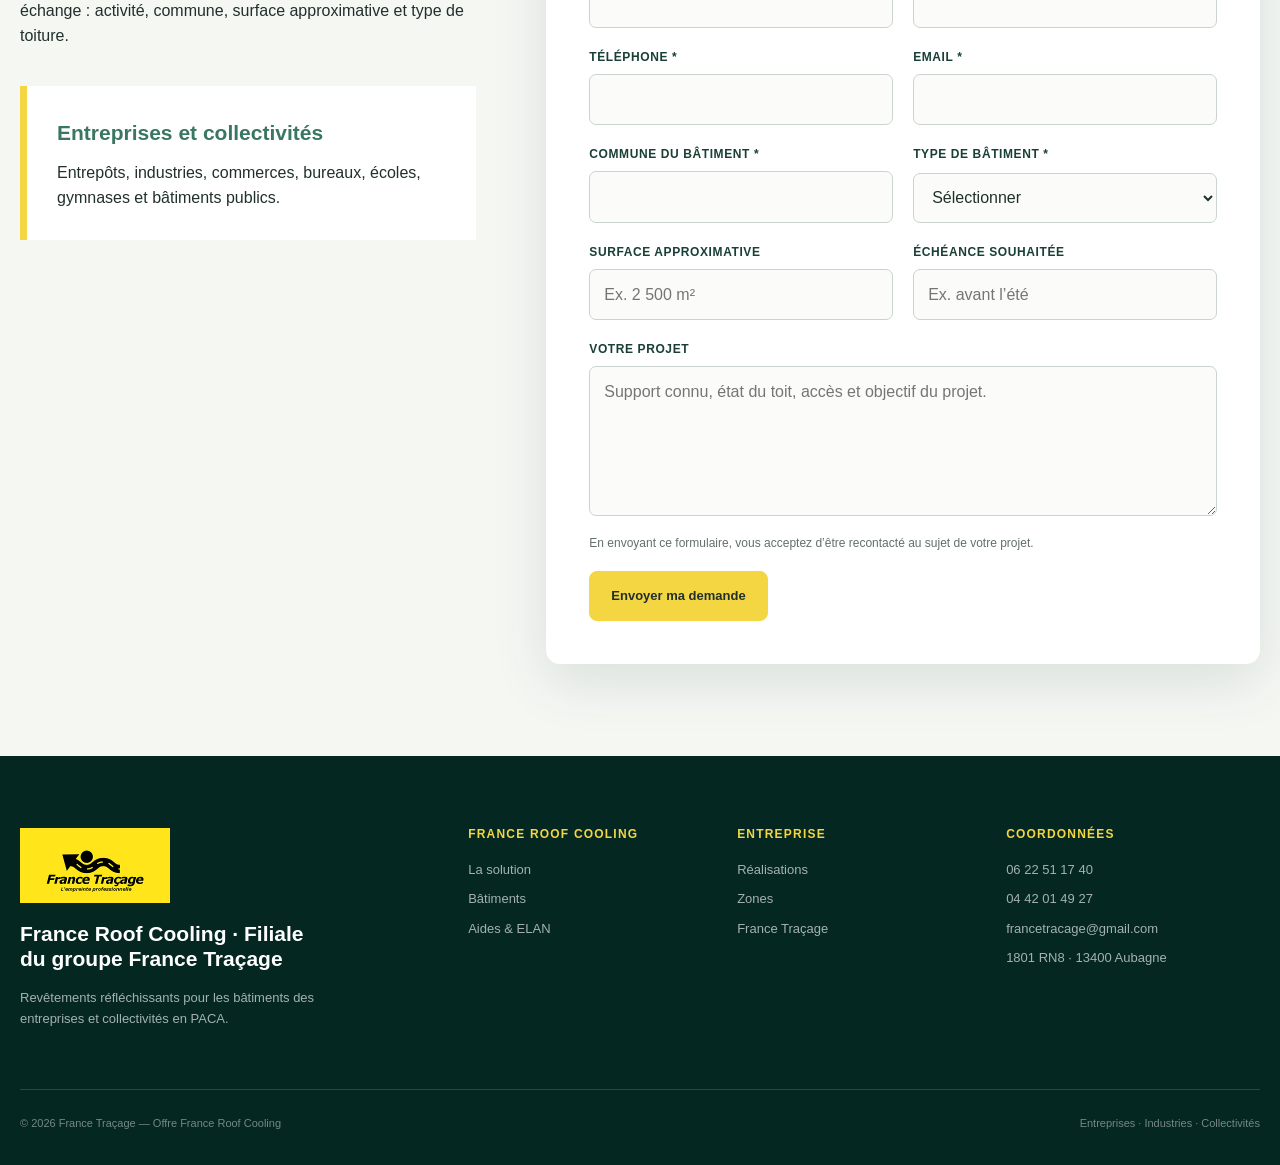
<file: contact/index.html>
<!doctype html>
<html lang="fr">
<head>
  <meta charset="utf-8"><meta name="viewport" content="width=device-width, initial-scale=1">
  <title>Contact et rappel France Roof Cooling | France Traçage PACA</title>
  <meta name="description" content="Contactez France Traçage pour votre toiture France Roof Cooling ou laissez votre numéro afin d’être rappelé. Deux lignes directes et une équipe basée à Aubagne.">
  <link rel="icon" href="/assets/france-roof-cooling-logo.png?v=1" type="image/png"><link rel="canonical" href="https://france-roof-cooling.fr/contact/"><link rel="stylesheet" href="/assets/styles.css?v=17"><script src="/assets/site.js" defer></script>
</head>
<body>
  <a class="skip-link" href="#contenu">Aller au contenu</a>
  <header class="site-header"><nav class="nav" aria-label="Navigation principale">
    <div class="brand roofcool-brand"><a class="brand-home" href="/" aria-label="France Roof Cooling, accueil"><span class="brand-mark" aria-hidden="true"></span></a><a class="brand-endorsement" href="https://francetracage-paca.fr/" target="_blank" rel="noopener" aria-label="Découvrir le groupe France Traçage">Une filiale du groupe <strong>France Traçage</strong></a></div>
    <button class="menu-toggle" type="button" aria-controls="menu-principal" aria-expanded="false">Ouvrir le menu</button>
    <div class="nav-links" id="menu-principal"><a href="/solution-roof-cool/">La solution</a><a href="/applications-supports/">Bâtiments</a><a href="/#aides">Aides & ELAN</a><a href="/realisations/">Réalisations</a><span class="nav-phones"><a href="tel:+33622511740">06 22 51 17 40</a><a href="tel:+33442014927">04 42 01 49 27</a></span><a class="button nav-cta" href="/contact/" aria-current="page">Nous contacter</a></div>
  </nav></header>

  <main id="contenu">
    <div class="breadcrumb"><div class="section-inner"><a href="/">Accueil</a> / Contact</div></div>
    <section class="page-hero"><div class="section-inner"><span class="eyebrow light">France Roof Cooling par France Traçage · Aubagne</span><h1>Un devis ou un simple rappel.</h1><p class="lead">Choisissez le contact qui vous convient. Nous échangeons directement sur votre bâtiment, sa surface et votre objectif.</p><div class="cta-row"><a class="button" href="#devis">Nous contacter</a><a class="button outline" href="#rappel">Se faire appeler</a></div></div></section>

    <section class="band white" id="rappel">
      <div class="section-inner form-grid callback-grid">
        <form class="form-panel callback-panel" name="rappel-roof-cool" method="post" action="/api/contact">
          <input type="hidden" name="mode" value="rappel">
          <h2>Se faire appeler</h2>
          <p class="callback-intro">Laissez deux informations. France Traçage vous rappelle pour qualifier le projet.</p>
          <div class="hp-field" aria-hidden="true"><label for="rappel-website">Site internet</label><input id="rappel-website" name="website" tabindex="-1" autocomplete="off"></div>
          <div class="field-grid single-fields">
            <div class="field"><label for="rappel-contact">Nom *</label><input id="rappel-contact" name="contact" autocomplete="name" required></div>
            <div class="field"><label for="rappel-telephone">Téléphone *</label><input id="rappel-telephone" name="telephone" type="tel" autocomplete="tel" required></div>
            <div class="field"><label for="rappel-entreprise">Entreprise</label><input id="rappel-entreprise" name="entreprise" autocomplete="organization"></div>
            <div class="field"><label for="rappel-creneau">Créneau souhaité</label><input id="rappel-creneau" name="message" placeholder="Ex. demain matin"></div>
          </div>
          <p class="form-note">Vos informations servent uniquement à vous rappeler au sujet de votre projet.</p>
          <button type="submit">Demander mon rappel</button>
        </form>

        <div>
          <span class="kicker">Appeler directement</span>
          <h2 class="contact-side-title">Deux lignes pour joindre France Traçage.</h2>
          <div class="direct-phone-list"><a href="tel:+33622511740"><span>Portable</span><strong>06 22 51 17 40</strong></a><a href="tel:+33442014927"><span>Fixe</span><strong>04 42 01 49 27</strong></a></div>
          <div class="address-card"><strong>France Traçage · Offre France Roof Cooling</strong><p>1801 Route Nationale 8<br>13400 Aubagne</p><a href="mailto:francetracage@gmail.com">francetracage@gmail.com</a></div>
        </div>
      </div>
    </section>

    <section class="band" id="devis">
      <div class="section-inner form-grid">
        <div><span class="kicker">Demander une étude</span><h2>Présentez-nous votre bâtiment.</h2><p>Quelques informations suffisent pour préparer le premier échange : activité, commune, surface approximative et type de toiture.</p><div class="highlight-box"><strong>Entreprises et collectivités</strong><p>Entrepôts, industries, commerces, bureaux, écoles, gymnases et bâtiments publics.</p></div></div>
        <form class="form-panel" name="devis-cool-roof" method="post" action="/api/contact">
          <h2>Demande de devis</h2>
          <div class="hp-field" aria-hidden="true"><label for="website">Site internet</label><input id="website" name="website" tabindex="-1" autocomplete="off"></div>
          <div class="field-grid">
            <div class="field"><label for="entreprise">Entreprise ou entité *</label><input id="entreprise" name="entreprise" autocomplete="organization" required></div>
            <div class="field"><label for="contact">Nom et fonction *</label><input id="contact" name="contact" autocomplete="name" required></div>
            <div class="field"><label for="telephone">Téléphone *</label><input id="telephone" name="telephone" type="tel" autocomplete="tel" required></div>
            <div class="field"><label for="email">Email *</label><input id="email" name="email" type="email" autocomplete="email" required></div>
            <div class="field"><label for="commune">Commune du bâtiment *</label><input id="commune" name="commune" autocomplete="address-level2" required></div>
            <div class="field"><label for="besoin">Type de bâtiment *</label><select id="besoin" name="besoin" required><option value="">Sélectionner</option><option>Entrepôt ou logistique</option><option>Usine ou atelier</option><option>École ou crèche</option><option>Gymnase ou équipement public</option><option>Commerce ou tertiaire</option><option>Autre bâtiment</option></select></div>
            <div class="field"><label for="surface">Surface approximative</label><input id="surface" name="surface" placeholder="Ex. 2 500 m²"></div>
            <div class="field"><label for="delai">Échéance souhaitée</label><input id="delai" name="delai" placeholder="Ex. avant l’été"></div>
            <div class="field full"><label for="message">Votre projet</label><textarea id="message" name="message" placeholder="Support connu, état du toit, accès et objectif du projet."></textarea></div>
          </div>
          <p class="form-note">En envoyant ce formulaire, vous acceptez d’être recontacté au sujet de votre projet.</p>
          <button type="submit">Envoyer ma demande</button>
        </form>
      </div>
    </section>
  </main>

  <footer class="site-footer"><div class="section-inner footer-grid"><div><img class="footer-parent-logo" src="/assets/france-tracage-logo.png" alt="France Traçage"><strong class="footer-brand">France Roof Cooling · Filiale du groupe France Traçage</strong><p>Revêtements réfléchissants pour les bâtiments des entreprises et collectivités en PACA.</p></div><div><h3>France Roof Cooling</h3><ul class="footer-list"><li><a href="/solution-roof-cool/">La solution</a></li><li><a href="/applications-supports/">Bâtiments</a></li><li><a href="/#aides">Aides & ELAN</a></li></ul></div><div><h3>Entreprise</h3><ul class="footer-list"><li><a href="/realisations/">Réalisations</a></li><li><a href="/zones-intervention/">Zones</a></li><li><a href="https://francetracage-paca.fr/" target="_blank" rel="noopener">France Traçage</a></li></ul></div><div><h3>Coordonnées</h3><ul class="footer-list"><li><a href="tel:+33622511740">06 22 51 17 40</a></li><li><a href="tel:+33442014927">04 42 01 49 27</a></li><li><a href="mailto:francetracage@gmail.com">francetracage@gmail.com</a></li><li>1801 RN8 · 13400 Aubagne</li></ul></div></div><div class="section-inner footer-bottom"><span>© 2026 France Traçage — Offre France Roof Cooling</span><span>Entreprises · Industries · Collectivités</span></div></footer>
</body></html>
</file>
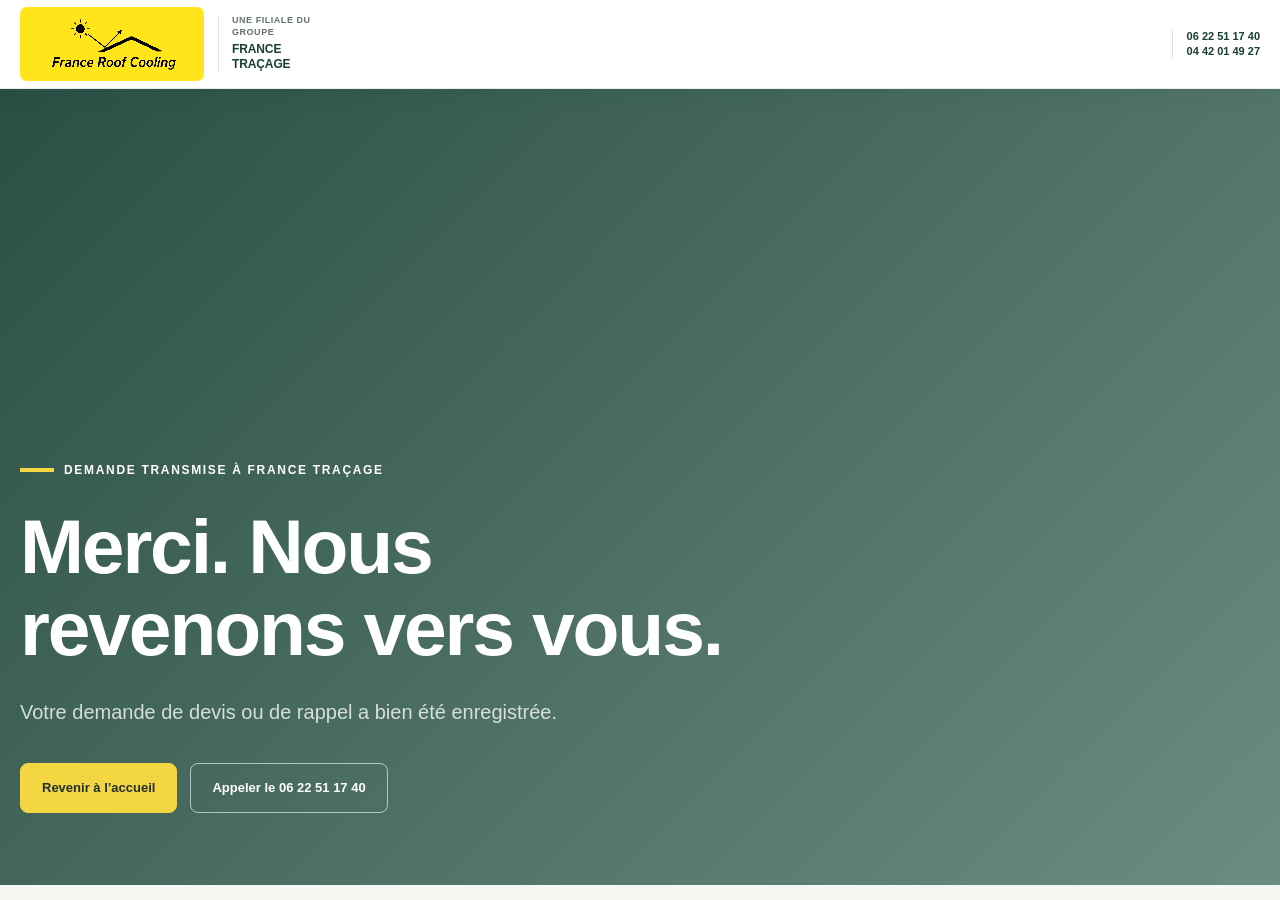
<file: merci/index.html>
<!doctype html>
<html lang="fr">
<head><meta charset="utf-8"><meta name="viewport" content="width=device-width, initial-scale=1"><meta name="robots" content="noindex"><title>Demande reçue | France Roof Cooling par France Traçage</title><link rel="icon" href="/assets/france-roof-cooling-logo.png?v=1" type="image/png"><link rel="stylesheet" href="/assets/styles.css?v=17"><script src="/assets/site.js" defer></script></head>
<body>
  <a class="skip-link" href="#contenu">Aller au contenu</a>
  <header class="site-header"><nav class="nav" aria-label="Navigation principale"><div class="brand roofcool-brand"><a class="brand-home" href="/" aria-label="France Roof Cooling, accueil"><span class="brand-mark" aria-hidden="true"></span></a><a class="brand-endorsement" href="https://francetracage-paca.fr/" target="_blank" rel="noopener" aria-label="Découvrir le groupe France Traçage">Une filiale du groupe <strong>France Traçage</strong></a></div><span class="nav-phones thanks-phones"><a href="tel:+33622511740">06 22 51 17 40</a><a href="tel:+33442014927">04 42 01 49 27</a></span></nav></header>
  <main id="contenu"><section class="page-hero" style="min-height:calc(100vh - 104px)"><div class="section-inner"><span class="eyebrow light">Demande transmise à France Traçage</span><h1>Merci. Nous revenons vers vous.</h1><p class="lead">Votre demande de devis ou de rappel a bien été enregistrée.</p><div class="cta-row"><a class="button" href="/">Revenir à l’accueil</a><a class="button outline" href="tel:+33622511740">Appeler le 06 22 51 17 40</a></div></div></section></main>
</body></html>
</file>
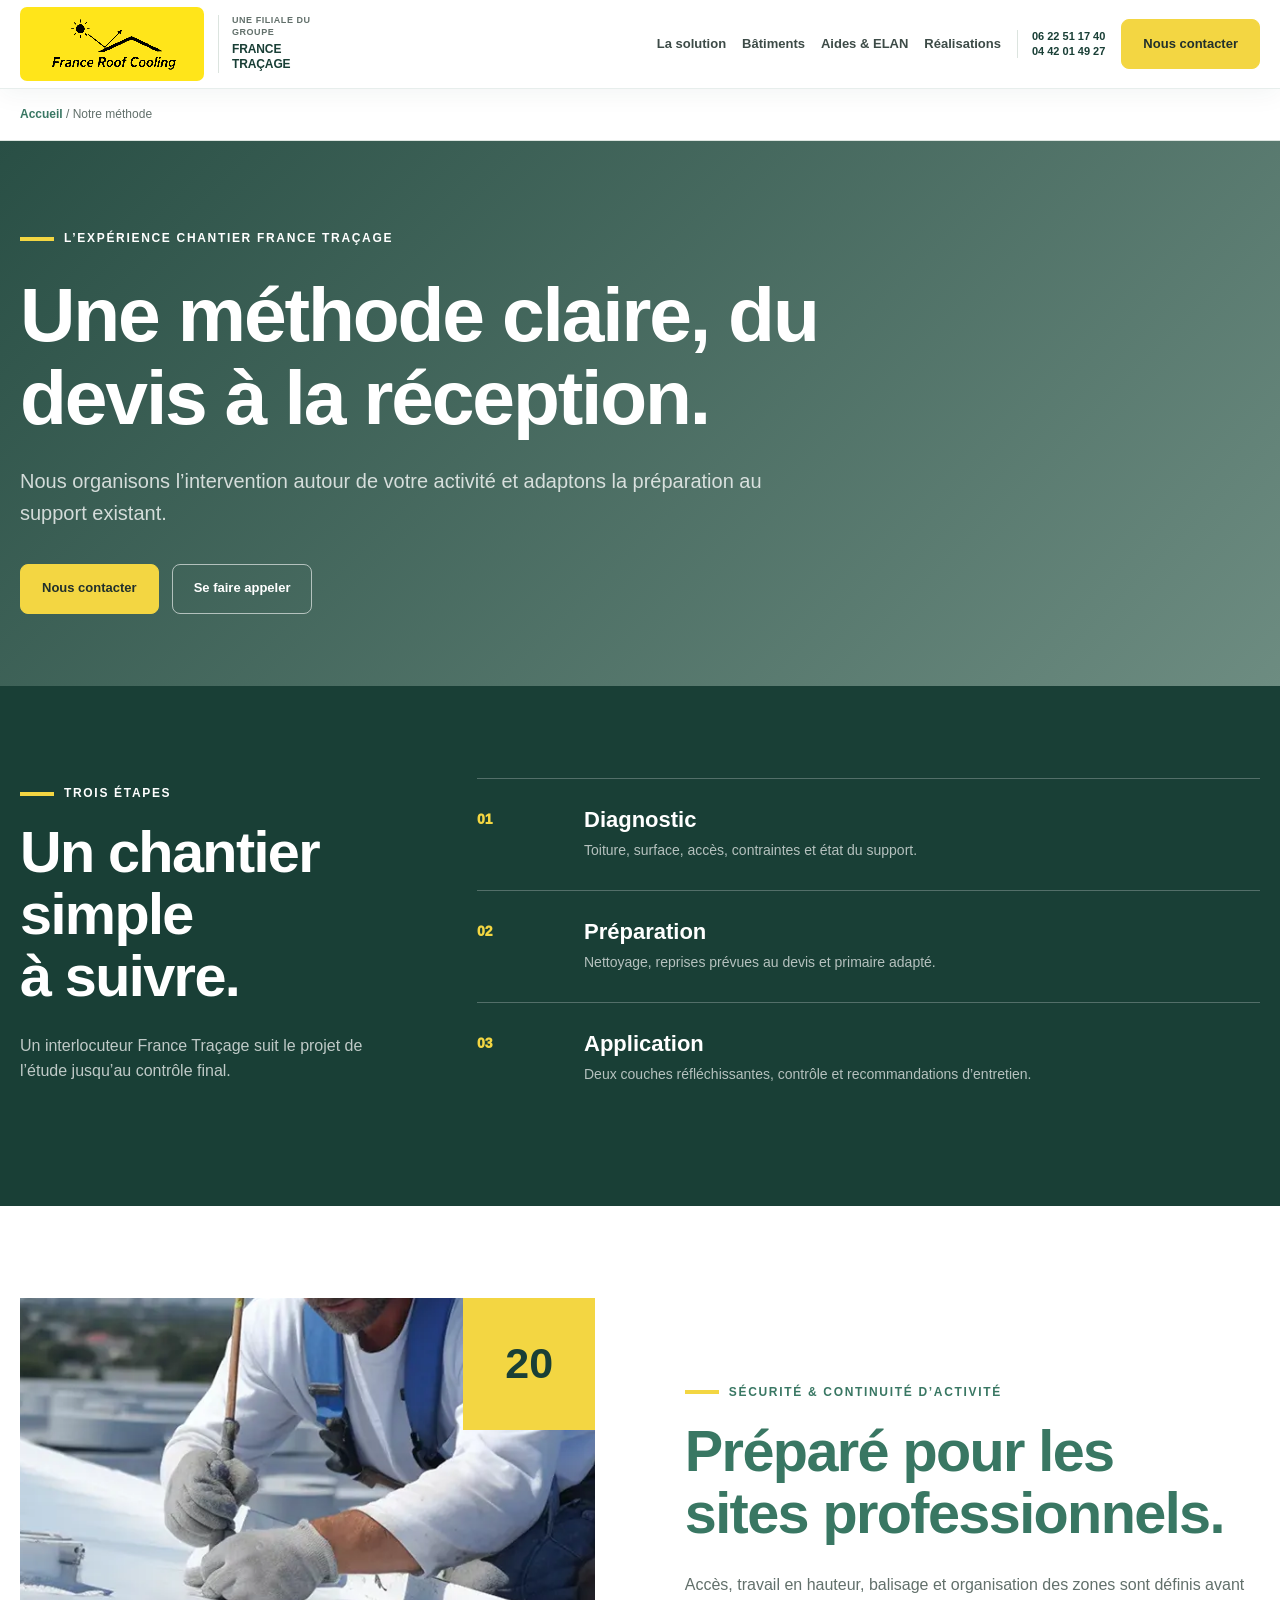
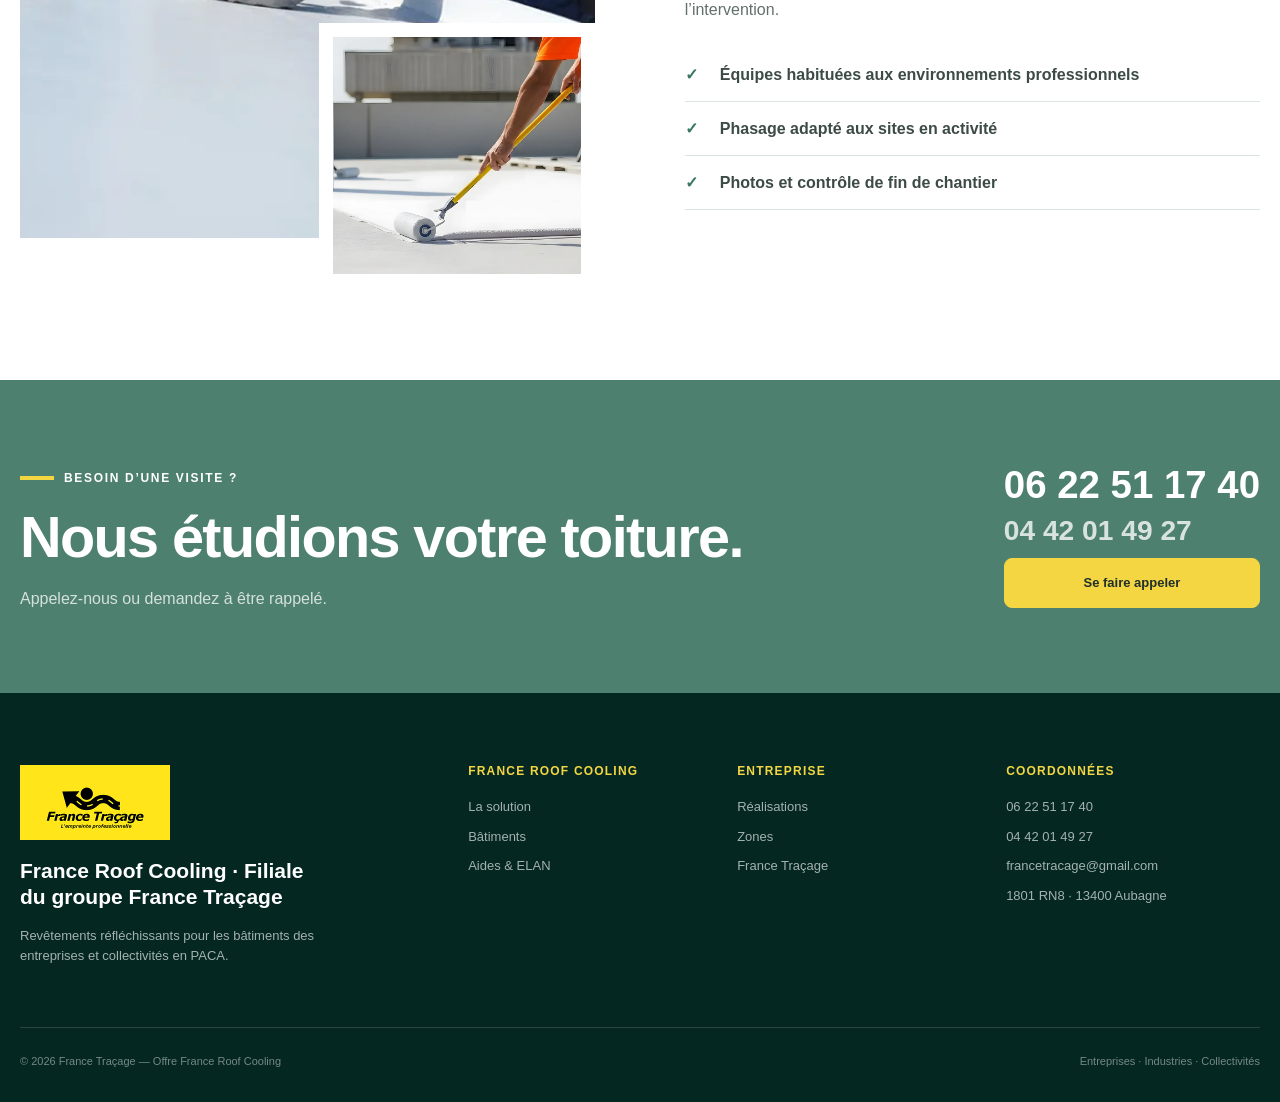
<file: methode-securite/index.html>
<!doctype html>
<html lang="fr">
<head><meta charset="utf-8"><meta name="viewport" content="width=device-width, initial-scale=1"><title>Méthode France Roof Cooling | France Traçage PACA</title><meta name="description" content="Une méthode France Roof Cooling claire : diagnostic, préparation du support et application de la finition par les équipes France Traçage."><link rel="icon" href="/assets/france-roof-cooling-logo.png?v=1" type="image/png"><link rel="canonical" href="https://france-roof-cooling.fr/methode-securite/"><link rel="stylesheet" href="/assets/styles.css?v=17"><script src="/assets/site.js" defer></script></head>
<body>
  <a class="skip-link" href="#contenu">Aller au contenu</a>
  <header class="site-header"><nav class="nav" aria-label="Navigation principale"><div class="brand roofcool-brand"><a class="brand-home" href="/" aria-label="France Roof Cooling, accueil"><span class="brand-mark" aria-hidden="true"></span></a><a class="brand-endorsement" href="https://francetracage-paca.fr/" target="_blank" rel="noopener" aria-label="Découvrir le groupe France Traçage">Une filiale du groupe <strong>France Traçage</strong></a></div><button class="menu-toggle" type="button" aria-controls="menu-principal" aria-expanded="false">Ouvrir le menu</button><div class="nav-links" id="menu-principal"><a href="/solution-roof-cool/">La solution</a><a href="/applications-supports/">Bâtiments</a><a href="/#aides">Aides & ELAN</a><a href="/realisations/">Réalisations</a><span class="nav-phones"><a href="tel:+33622511740">06 22 51 17 40</a><a href="tel:+33442014927">04 42 01 49 27</a></span><a class="button nav-cta" href="/contact/">Nous contacter</a></div></nav></header>
  <main id="contenu">
    <div class="breadcrumb"><div class="section-inner"><a href="/">Accueil</a> / Notre méthode</div></div>
    <section class="page-hero"><div class="section-inner"><span class="eyebrow light">L’expérience chantier France Traçage</span><h1>Une méthode claire, du devis à la réception.</h1><p class="lead">Nous organisons l’intervention autour de votre activité et adaptons la préparation au support existant.</p><div class="cta-row"><a class="button" href="/contact/">Nous contacter</a><a class="button outline" href="/contact/#rappel">Se faire appeler</a></div></div></section>
    <section class="band dark"><div class="section-inner process-grid"><div><span class="kicker light">Trois étapes</span><h2>Un chantier simple à suivre.</h2><p style="color:rgba(255,255,255,.72)">Un interlocuteur France Traçage suit le projet de l’étude jusqu’au contrôle final.</p></div><ol class="process-list"><li><div><strong>Diagnostic</strong><p>Toiture, surface, accès, contraintes et état du support.</p></div></li><li><div><strong>Préparation</strong><p>Nettoyage, reprises prévues au devis et primaire adapté.</p></div></li><li><div><strong>Application</strong><p>Deux couches réfléchissantes, contrôle et recommandations d’entretien.</p></div></li></ol></div></section>
    <section class="band white"><div class="section-inner story-grid"><div class="image-stack"><img class="main-image" src="/assets/application-cool-roof.webp" alt="Technicien France Traçage sur une toiture professionnelle"><img class="small-image" src="/assets/application-roller.webp" alt="Application d’une finition France Roof Cooling"><span class="number-badge" aria-hidden="true">20</span></div><div><span class="kicker">Sécurité & continuité d’activité</span><h2>Préparé pour les sites professionnels.</h2><p>Accès, travail en hauteur, balisage et organisation des zones sont définis avant l’intervention.</p><ul class="check-list"><li>Équipes habituées aux environnements professionnels</li><li>Phasage adapté aux sites en activité</li><li>Photos et contrôle de fin de chantier</li></ul></div></div></section>
    <section class="contact-banner"><div class="section-inner contact-banner-inner"><div><span class="kicker light">Besoin d’une visite&nbsp;?</span><h2>Nous étudions votre toiture.</h2><p>Appelez-nous ou demandez à être rappelé.</p></div><div class="contact-actions"><a class="contact-phone" href="tel:+33622511740">06 22 51 17 40</a><a class="contact-phone secondary-phone" href="tel:+33442014927">04 42 01 49 27</a><a class="button" href="/contact/#rappel">Se faire appeler</a></div></div></section>
  </main>
  <footer class="site-footer"><div class="section-inner footer-grid"><div><img class="footer-parent-logo" src="/assets/france-tracage-logo.png" alt="France Traçage"><strong class="footer-brand">France Roof Cooling · Filiale du groupe France Traçage</strong><p>Revêtements réfléchissants pour les bâtiments des entreprises et collectivités en PACA.</p></div><div><h3>France Roof Cooling</h3><ul class="footer-list"><li><a href="/solution-roof-cool/">La solution</a></li><li><a href="/applications-supports/">Bâtiments</a></li><li><a href="/#aides">Aides & ELAN</a></li></ul></div><div><h3>Entreprise</h3><ul class="footer-list"><li><a href="/realisations/">Réalisations</a></li><li><a href="/zones-intervention/">Zones</a></li><li><a href="https://francetracage-paca.fr/" target="_blank" rel="noopener">France Traçage</a></li></ul></div><div><h3>Coordonnées</h3><ul class="footer-list"><li><a href="tel:+33622511740">06 22 51 17 40</a></li><li><a href="tel:+33442014927">04 42 01 49 27</a></li><li><a href="mailto:francetracage@gmail.com">francetracage@gmail.com</a></li><li>1801 RN8 · 13400 Aubagne</li></ul></div></div><div class="section-inner footer-bottom"><span>© 2026 France Traçage — Offre France Roof Cooling</span><span>Entreprises · Industries · Collectivités</span></div></footer>
</body></html>
</file>
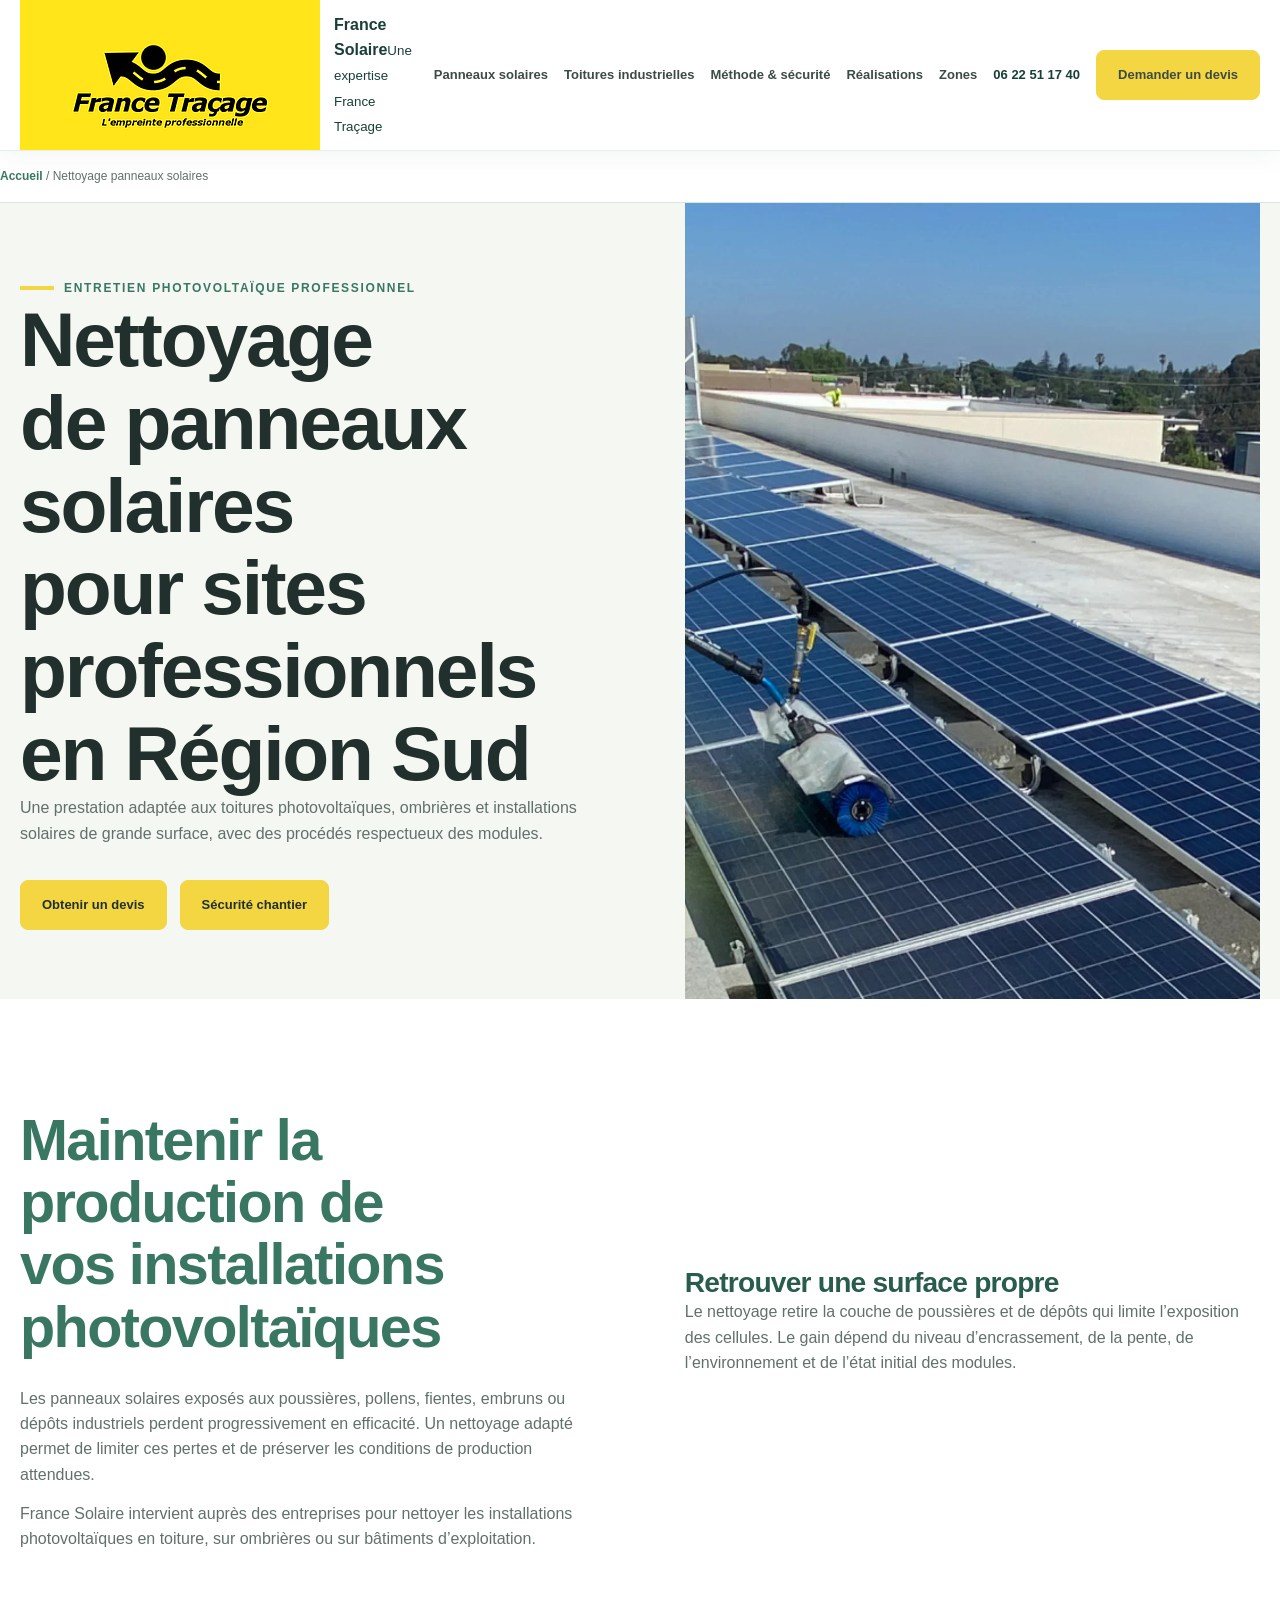
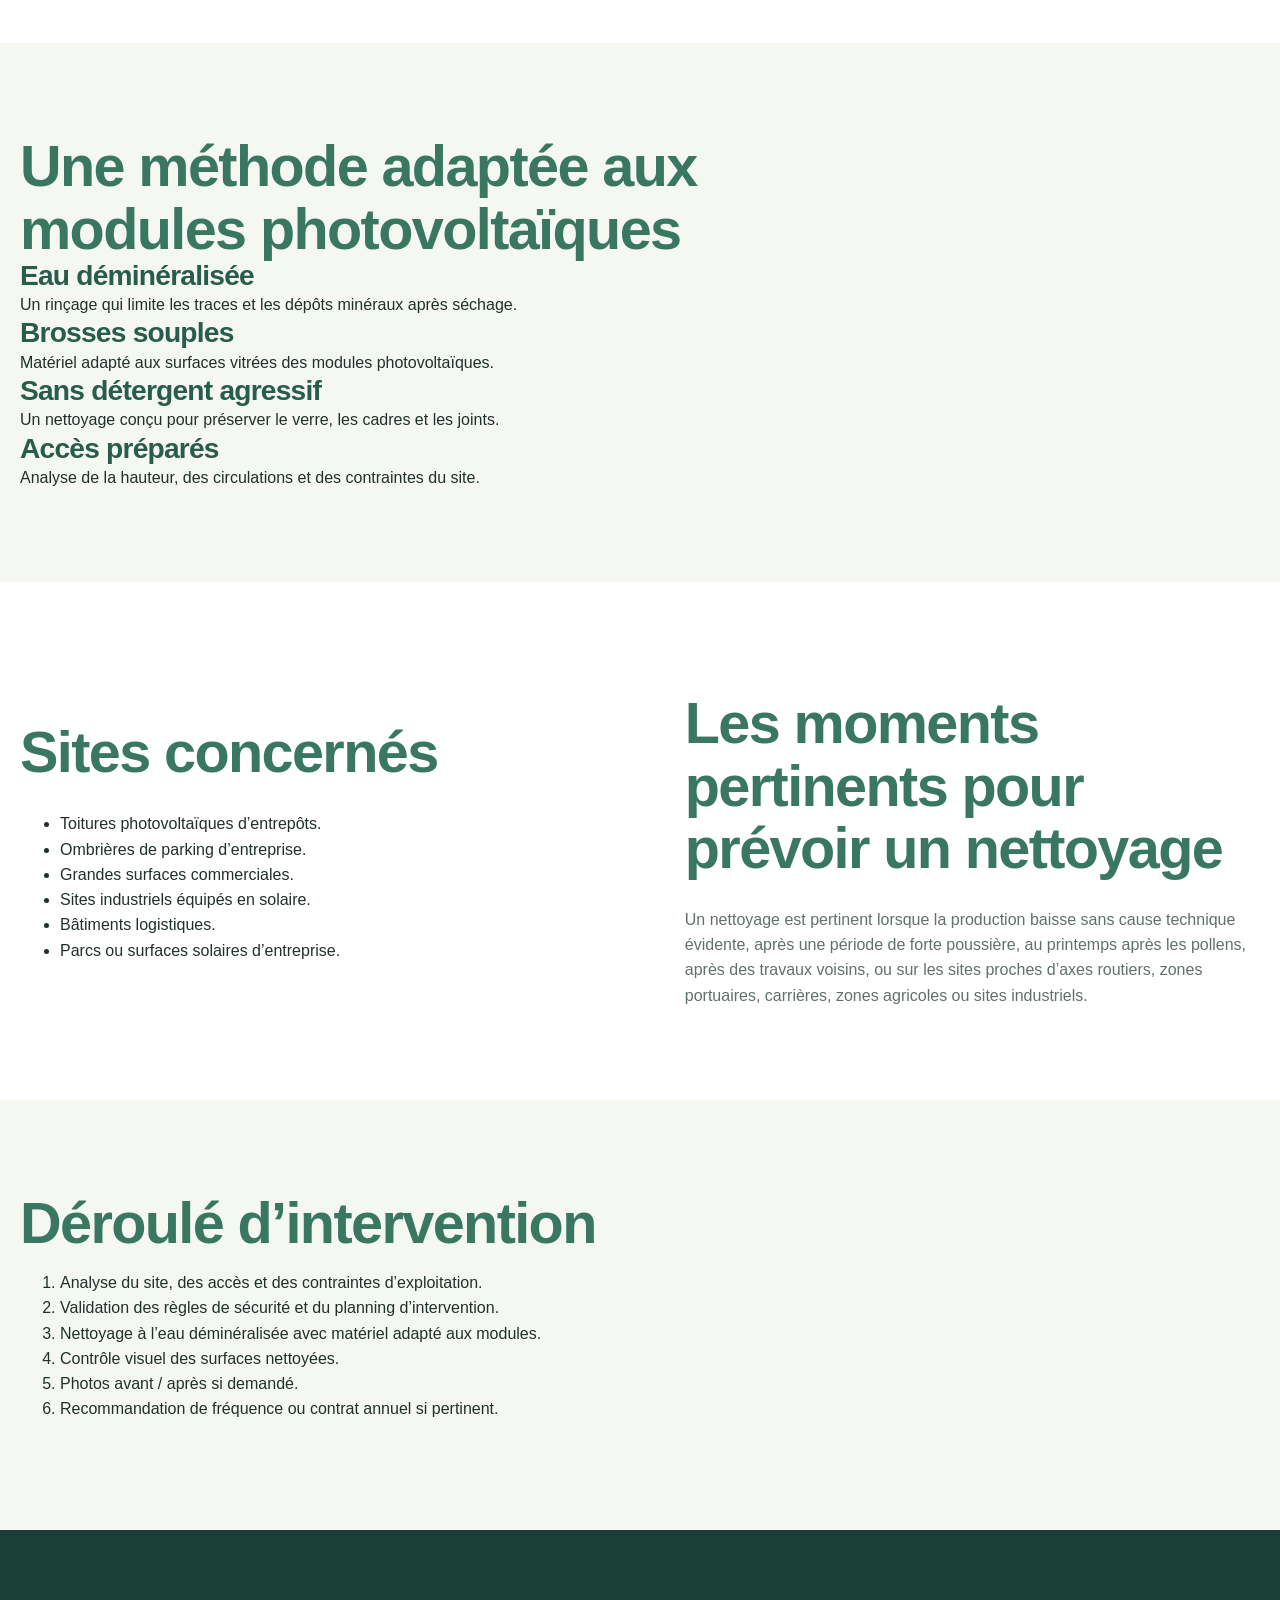
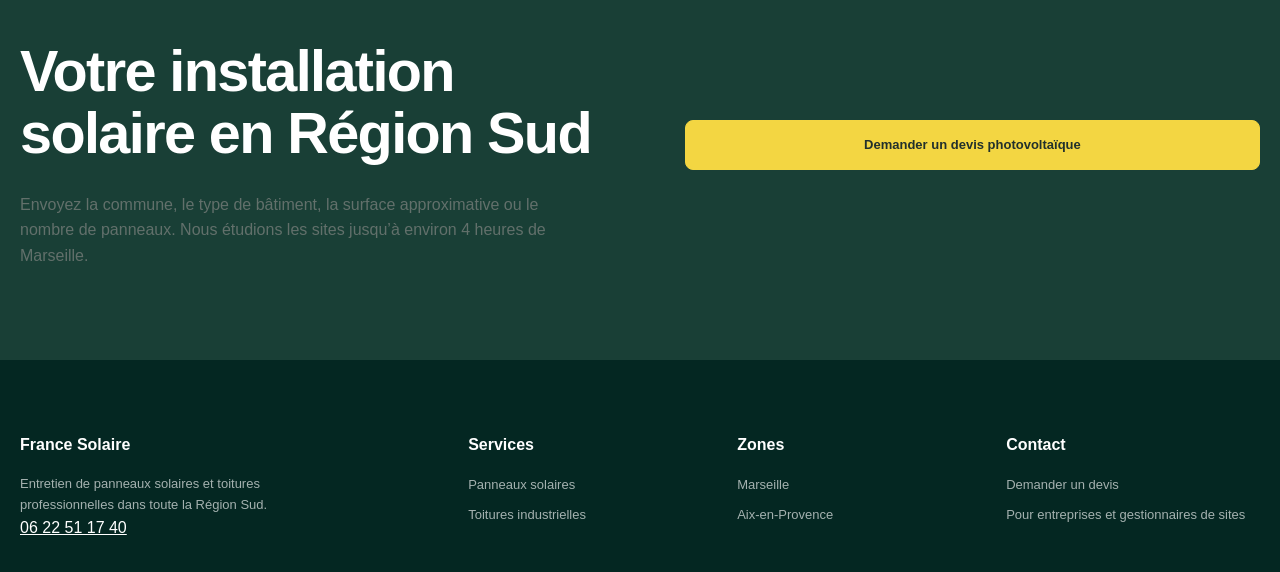
<file: nettoyage-panneaux-solaires/index.html>
<!doctype html>
<html lang="fr">
<head>
  <meta charset="utf-8">
  <meta name="viewport" content="width=device-width, initial-scale=1">
  <title>Nettoyage panneaux solaires professionnels | Région Sud</title>
  <meta name="description" content="Nettoyage professionnel de panneaux photovoltaïques pour industriels, entrepôts, grandes surfaces et sites logistiques dans toute la Région Sud.">
  <link rel="icon" href="/assets/france-roof-cooling-logo.png?v=1" type="image/png">
  <link rel="canonical" href="https://france-solaire-paca.vercel.app/nettoyage-panneaux-solaires/">
  <link rel="stylesheet" href="/assets/styles.css?v=17">
  <script type="application/ld+json">
  {
    "@context": "https://schema.org",
    "@type": "Service",
    "name": "Nettoyage de panneaux solaires professionnels",
    "serviceType": "Nettoyage de panneaux photovoltaïques",
    "provider": {"@id": "https://france-solaire-paca.vercel.app/#business"},
    "areaServed": ["Provence-Alpes-Côte d’Azur", "Bouches-du-Rhône", "Var", "Vaucluse", "Alpes-Maritimes", "Alpes-de-Haute-Provence", "Hautes-Alpes"],
    "audience": {"@type": "BusinessAudience", "audienceType": "Entreprises, industriels, sites logistiques, grandes surfaces"}
  }
  </script>
</head>
<body>
  <a class="skip-link" href="#contenu">Aller au contenu</a>
  <header class="site-header">
    <nav class="nav" aria-label="Navigation principale">
      <a class="brand brand-affiliated" href="/" aria-label="France Solaire, une expertise France Traçage">
        <img class="parent-brand-logo" src="/assets/france-tracage-logo.png" alt="">
        <span class="brand-copy"><strong>France Solaire</strong><small>Une expertise France Traçage</small></span>
      </a>
      <div class="nav-links">
        <a href="/nettoyage-panneaux-solaires/">Panneaux solaires</a>
        <a href="/nettoyage-toitures-industrielles/">Toitures industrielles</a>
        <a href="/methode-securite/">Méthode & sécurité</a>
        <a href="/realisations/">Réalisations</a>
        <a href="/zones-intervention/">Zones</a>
        <a class="phone-link" href="tel:+33622511740" aria-label="Appeler France Solaire au 06 22 51 17 40">06 22 51 17 40</a>
        <a class="button" href="/contact/">Demander un devis</a>
      </div>
    </nav>
  </header>
  <main id="contenu">
    <div class="breadcrumb"><a href="/">Accueil</a> / Nettoyage panneaux solaires</div>
    <section class="page-header">
      <div class="section-inner two-col">
        <div>
          <span class="kicker">Entretien photovoltaïque professionnel</span>
          <h1>Nettoyage de panneaux solaires pour sites professionnels en Région Sud</h1>
          <p class="lead">Une prestation adaptée aux toitures photovoltaïques, ombrières et installations solaires de grande surface, avec des procédés respectueux des modules.</p>
          <div class="cta-row">
            <a class="button" href="/contact/">Obtenir un devis</a>
            <a class="button secondary" href="/methode-securite/">Sécurité chantier</a>
          </div>
        </div>
        <figure class="visual-frame hero-photo">
          <img src="/assets/solar-cleaning-hero.webp" alt="Équipement professionnel de nettoyage sur des panneaux photovoltaïques en toiture">
        </figure>
      </div>
    </section>

    <section class="band white">
      <div class="section-inner two-col">
        <div>
          <h2>Maintenir la production de vos installations photovoltaïques</h2>
          <p>Les panneaux solaires exposés aux poussières, pollens, fientes, embruns ou dépôts industriels perdent progressivement en efficacité. Un nettoyage adapté permet de limiter ces pertes et de préserver les conditions de production attendues.</p>
          <p>France Solaire intervient auprès des entreprises pour nettoyer les installations photovoltaïques en toiture, sur ombrières ou sur bâtiments d’exploitation.</p>
        </div>
        <div class="quote">
          <h3>Retrouver une surface propre</h3>
          <p>Le nettoyage retire la couche de poussières et de dépôts qui limite l’exposition des cellules. Le gain dépend du niveau d’encrassement, de la pente, de l’environnement et de l’état initial des modules.</p>
        </div>
      </div>
    </section>

    <section class="band">
      <div class="section-inner">
        <h2>Une méthode adaptée aux modules photovoltaïques</h2>
        <div class="grid-4">
          <article class="card"><h3>Eau déminéralisée</h3><p>Un rinçage qui limite les traces et les dépôts minéraux après séchage.</p></article>
          <article class="card"><h3>Brosses souples</h3><p>Matériel adapté aux surfaces vitrées des modules photovoltaïques.</p></article>
          <article class="card"><h3>Sans détergent agressif</h3><p>Un nettoyage conçu pour préserver le verre, les cadres et les joints.</p></article>
          <article class="card"><h3>Accès préparés</h3><p>Analyse de la hauteur, des circulations et des contraintes du site.</p></article>
        </div>
      </div>
    </section>

    <section class="band white">
      <div class="section-inner two-col">
        <div>
          <h2>Sites concernés</h2>
          <ul class="list">
            <li>Toitures photovoltaïques d’entrepôts.</li>
            <li>Ombrières de parking d’entreprise.</li>
            <li>Grandes surfaces commerciales.</li>
            <li>Sites industriels équipés en solaire.</li>
            <li>Bâtiments logistiques.</li>
            <li>Parcs ou surfaces solaires d’entreprise.</li>
          </ul>
        </div>
        <div>
          <h2>Les moments pertinents pour prévoir un nettoyage</h2>
          <p>Un nettoyage est pertinent lorsque la production baisse sans cause technique évidente, après une période de forte poussière, au printemps après les pollens, après des travaux voisins, ou sur les sites proches d’axes routiers, zones portuaires, carrières, zones agricoles ou sites industriels.</p>
        </div>
      </div>
    </section>

    <section class="band">
      <div class="section-inner">
        <h2>Déroulé d’intervention</h2>
        <ol class="steps">
          <li>Analyse du site, des accès et des contraintes d’exploitation.</li>
          <li>Validation des règles de sécurité et du planning d’intervention.</li>
          <li>Nettoyage à l’eau déminéralisée avec matériel adapté aux modules.</li>
          <li>Contrôle visuel des surfaces nettoyées.</li>
          <li>Photos avant / après si demandé.</li>
          <li>Recommandation de fréquence ou contrat annuel si pertinent.</li>
        </ol>
      </div>
    </section>

    <section class="band dark">
      <div class="section-inner two-col">
        <div>
          <h2>Votre installation solaire en Région Sud</h2>
          <p class="muted">Envoyez la commune, le type de bâtiment, la surface approximative ou le nombre de panneaux. Nous étudions les sites jusqu’à environ 4 heures de Marseille.</p>
        </div>
        <a class="button" href="/contact/">Demander un devis photovoltaïque</a>
      </div>
    </section>
  </main>
  <footer class="site-footer">
    <div class="section-inner footer-grid">
      <div><strong>France Solaire</strong><p class="small">Entretien de panneaux solaires et toitures professionnelles dans toute la Région Sud.</p>
        <a class="footer-phone" href="tel:+33622511740">06 22 51 17 40</a></div>
      <div><strong>Services</strong><ul class="footer-list small"><li><a href="/nettoyage-panneaux-solaires/">Panneaux solaires</a></li><li><a href="/nettoyage-toitures-industrielles/">Toitures industrielles</a></li></ul></div>
      <div><strong>Zones</strong><ul class="footer-list small"><li><a href="/zones-intervention/marseille/">Marseille</a></li><li><a href="/zones-intervention/aix-en-provence/">Aix-en-Provence</a></li></ul></div>
      <div><strong>Contact</strong><ul class="footer-list small"><li><a href="/contact/">Demander un devis</a></li><li>Pour entreprises et gestionnaires de sites</li></ul></div>
    </div>
  </footer>
</body>
</html>
</file>
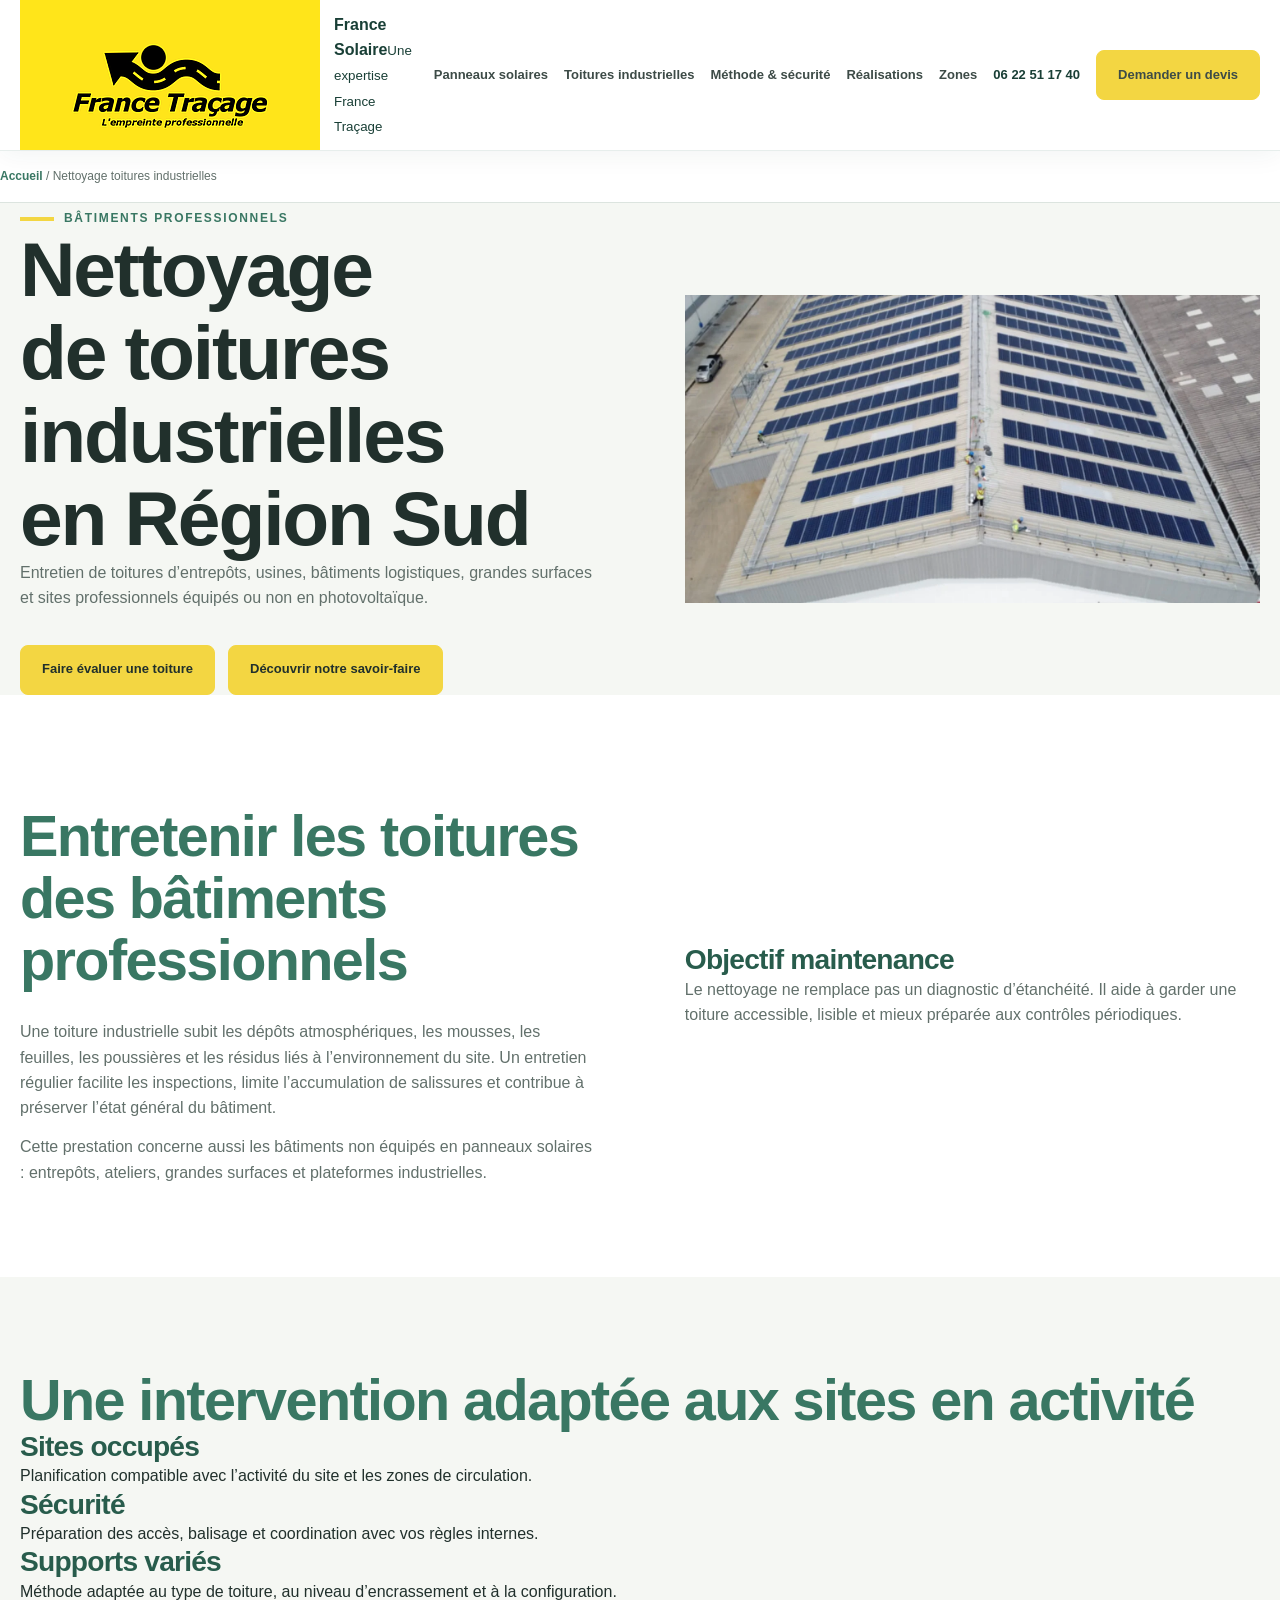
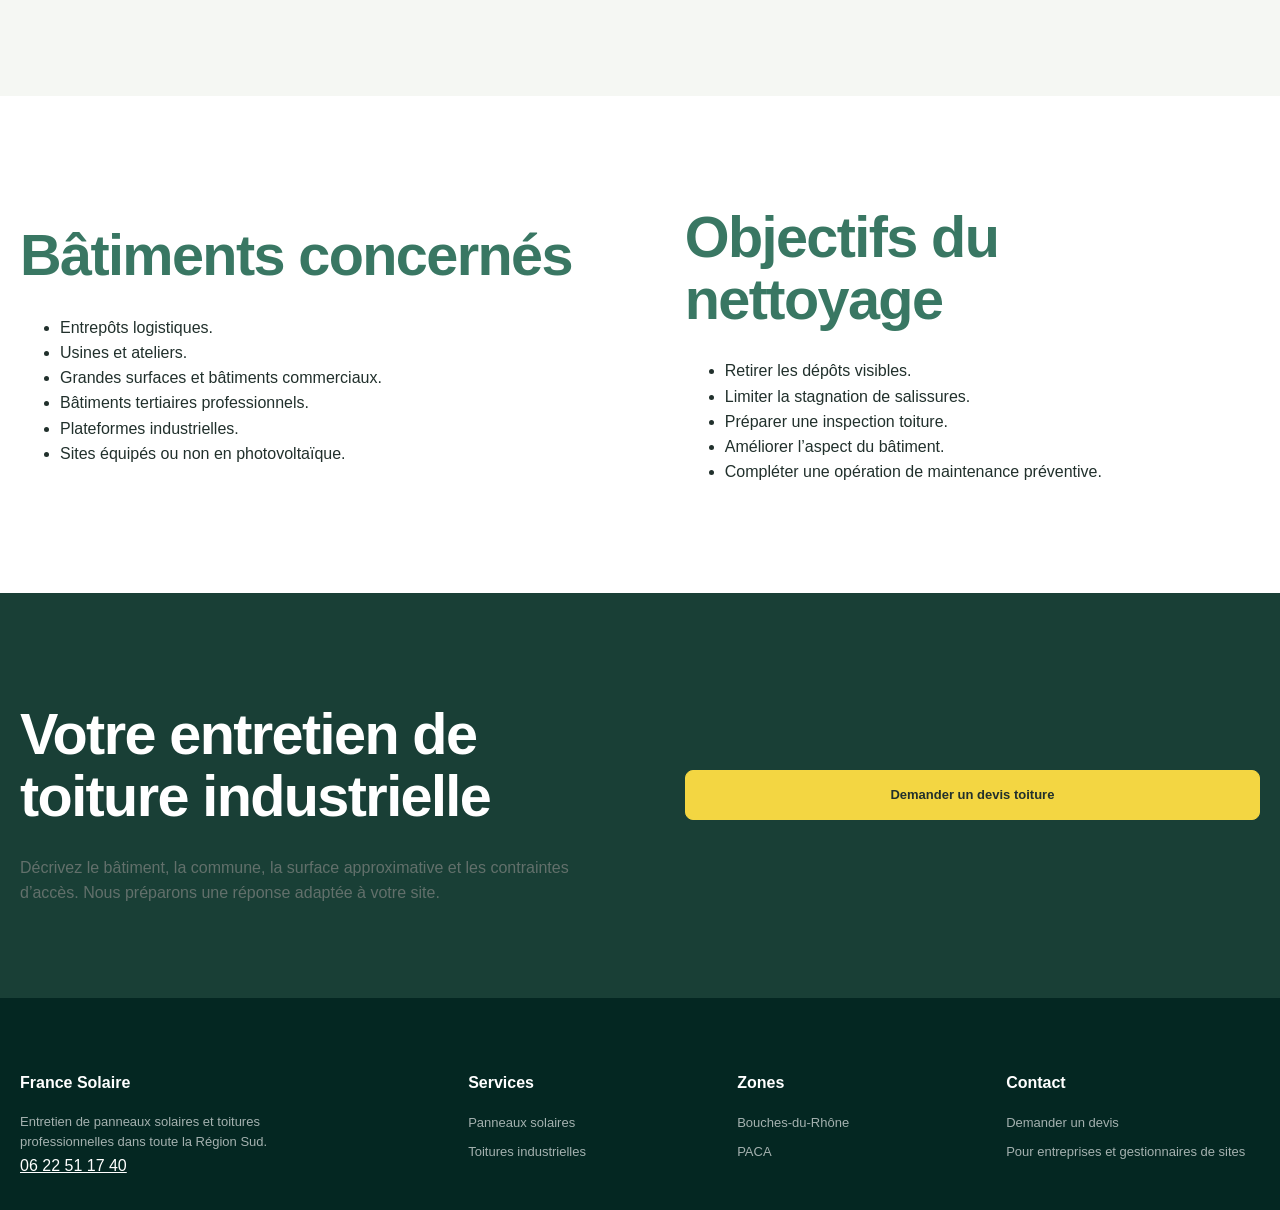
<file: nettoyage-toitures-industrielles/index.html>
<!doctype html>
<html lang="fr">
<head>
  <meta charset="utf-8">
  <meta name="viewport" content="width=device-width, initial-scale=1">
  <title>Nettoyage toitures industrielles | Région Sud</title>
  <meta name="description" content="Nettoyage de toitures industrielles pour entrepôts, usines, bâtiments logistiques et grandes surfaces dans toute la Région Sud.">
  <link rel="icon" href="/assets/france-roof-cooling-logo.png?v=1" type="image/png">
  <link rel="canonical" href="https://france-solaire-paca.vercel.app/nettoyage-toitures-industrielles/">
  <link rel="stylesheet" href="/assets/styles.css?v=17">
  <script type="application/ld+json">
  {
    "@context": "https://schema.org",
    "@type": "Service",
    "name": "Nettoyage de toitures industrielles",
    "serviceType": "Nettoyage de toitures pour bâtiments professionnels",
    "provider": {"@id": "https://france-solaire-paca.vercel.app/#business"},
    "areaServed": ["Provence-Alpes-Côte d’Azur", "Bouches-du-Rhône", "Var", "Vaucluse", "Alpes-Maritimes", "Alpes-de-Haute-Provence", "Hautes-Alpes"],
    "audience": {"@type": "BusinessAudience", "audienceType": "Entreprises, industriels, logisticiens, grandes surfaces"}
  }
  </script>
</head>
<body>
  <a class="skip-link" href="#contenu">Aller au contenu</a>
  <header class="site-header">
    <nav class="nav" aria-label="Navigation principale">
      <a class="brand brand-affiliated" href="/" aria-label="France Solaire, une expertise France Traçage">
        <img class="parent-brand-logo" src="/assets/france-tracage-logo.png" alt="">
        <span class="brand-copy"><strong>France Solaire</strong><small>Une expertise France Traçage</small></span>
      </a>
      <div class="nav-links">
        <a href="/nettoyage-panneaux-solaires/">Panneaux solaires</a>
        <a href="/nettoyage-toitures-industrielles/">Toitures industrielles</a>
        <a href="/methode-securite/">Méthode & sécurité</a>
        <a href="/realisations/">Réalisations</a>
        <a href="/zones-intervention/">Zones</a>
        <a class="phone-link" href="tel:+33622511740" aria-label="Appeler France Solaire au 06 22 51 17 40">06 22 51 17 40</a>
        <a class="button" href="/contact/">Demander un devis</a>
      </div>
    </nav>
  </header>
  <main id="contenu">
    <div class="breadcrumb"><a href="/">Accueil</a> / Nettoyage toitures industrielles</div>
    <section class="page-header">
      <div class="section-inner two-col">
        <div>
          <span class="kicker">Bâtiments professionnels</span>
          <h1>Nettoyage de toitures industrielles en Région Sud</h1>
          <p class="lead">Entretien de toitures d’entrepôts, usines, bâtiments logistiques, grandes surfaces et sites professionnels équipés ou non en photovoltaïque.</p>
          <div class="cta-row">
            <a class="button" href="/contact/">Faire évaluer une toiture</a>
            <a class="button secondary" href="/realisations/">Découvrir notre savoir-faire</a>
          </div>
        </div>
        <figure class="visual-frame hero-photo">
          <img src="/assets/industrial-roof-team.webp" alt="Grande toiture industrielle équipée de panneaux photovoltaïques">
        </figure>
      </div>
    </section>

    <section class="band white">
      <div class="section-inner two-col">
        <div>
          <h2>Entretenir les toitures des bâtiments professionnels</h2>
          <p>Une toiture industrielle subit les dépôts atmosphériques, les mousses, les feuilles, les poussières et les résidus liés à l’environnement du site. Un entretien régulier facilite les inspections, limite l’accumulation de salissures et contribue à préserver l’état général du bâtiment.</p>
          <p>Cette prestation concerne aussi les bâtiments non équipés en panneaux solaires : entrepôts, ateliers, grandes surfaces et plateformes industrielles.</p>
        </div>
        <div class="quote">
          <h3>Objectif maintenance</h3>
          <p>Le nettoyage ne remplace pas un diagnostic d’étanchéité. Il aide à garder une toiture accessible, lisible et mieux préparée aux contrôles périodiques.</p>
        </div>
      </div>
    </section>

    <section class="band">
      <div class="section-inner">
        <h2>Une intervention adaptée aux sites en activité</h2>
        <div class="grid-3">
          <article class="card"><h3>Sites occupés</h3><p>Planification compatible avec l’activité du site et les zones de circulation.</p></article>
          <article class="card"><h3>Sécurité</h3><p>Préparation des accès, balisage et coordination avec vos règles internes.</p></article>
          <article class="card"><h3>Supports variés</h3><p>Méthode adaptée au type de toiture, au niveau d’encrassement et à la configuration.</p></article>
        </div>
      </div>
    </section>

    <section class="band white">
      <div class="section-inner two-col">
        <div>
          <h2>Bâtiments concernés</h2>
          <ul class="list">
            <li>Entrepôts logistiques.</li>
            <li>Usines et ateliers.</li>
            <li>Grandes surfaces et bâtiments commerciaux.</li>
            <li>Bâtiments tertiaires professionnels.</li>
            <li>Plateformes industrielles.</li>
            <li>Sites équipés ou non en photovoltaïque.</li>
          </ul>
        </div>
        <div>
          <h2>Objectifs du nettoyage</h2>
          <ul class="list">
            <li>Retirer les dépôts visibles.</li>
            <li>Limiter la stagnation de salissures.</li>
            <li>Préparer une inspection toiture.</li>
            <li>Améliorer l’aspect du bâtiment.</li>
            <li>Compléter une opération de maintenance préventive.</li>
          </ul>
        </div>
      </div>
    </section>

    <section class="band dark">
      <div class="section-inner two-col">
        <div>
          <h2>Votre entretien de toiture industrielle</h2>
          <p class="muted">Décrivez le bâtiment, la commune, la surface approximative et les contraintes d’accès. Nous préparons une réponse adaptée à votre site.</p>
        </div>
        <a class="button" href="/contact/">Demander un devis toiture</a>
      </div>
    </section>
  </main>
  <footer class="site-footer">
    <div class="section-inner footer-grid">
      <div><strong>France Solaire</strong><p class="small">Entretien de panneaux solaires et toitures professionnelles dans toute la Région Sud.</p>
        <a class="footer-phone" href="tel:+33622511740">06 22 51 17 40</a></div>
      <div><strong>Services</strong><ul class="footer-list small"><li><a href="/nettoyage-panneaux-solaires/">Panneaux solaires</a></li><li><a href="/nettoyage-toitures-industrielles/">Toitures industrielles</a></li></ul></div>
      <div><strong>Zones</strong><ul class="footer-list small"><li><a href="/zones-intervention/bouches-du-rhone/">Bouches-du-Rhône</a></li><li><a href="/zones-intervention/paca/">PACA</a></li></ul></div>
      <div><strong>Contact</strong><ul class="footer-list small"><li><a href="/contact/">Demander un devis</a></li><li>Pour entreprises et gestionnaires de sites</li></ul></div>
    </div>
  </footer>
</body>
</html>
</file>
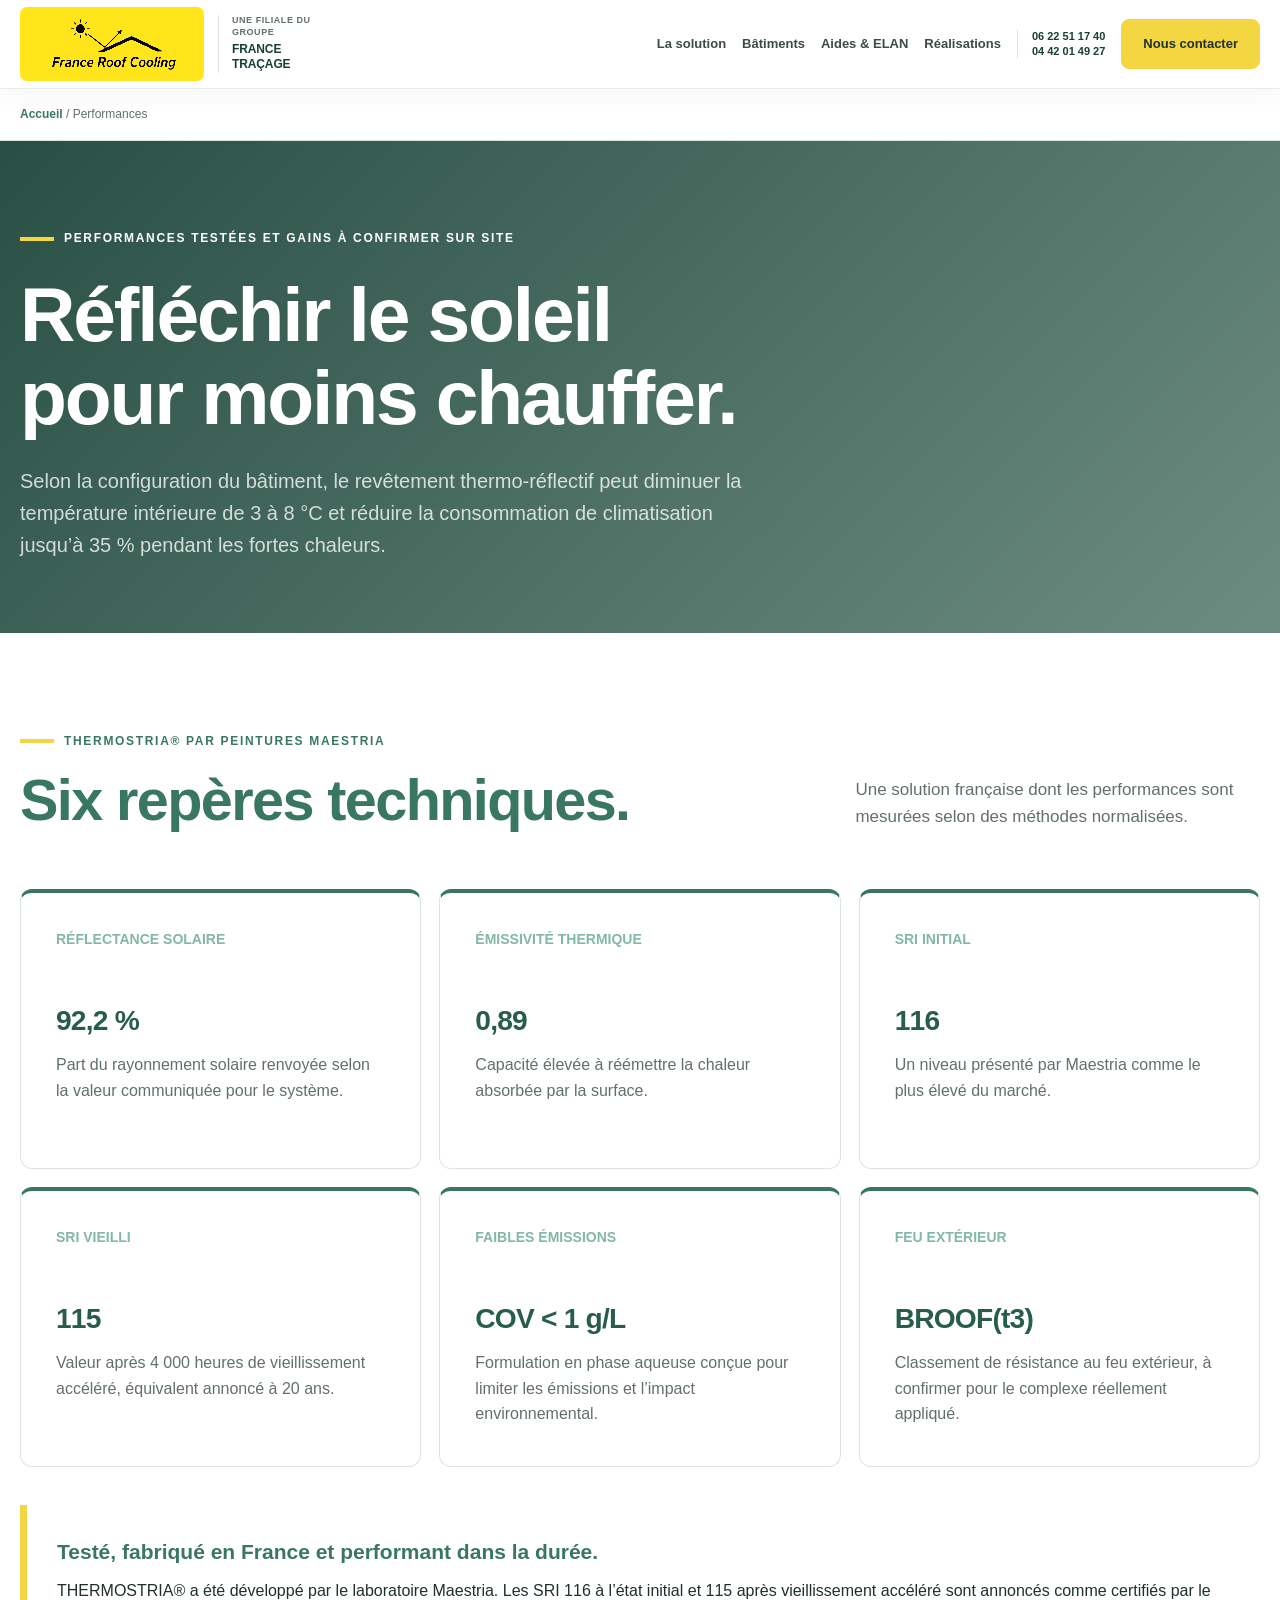
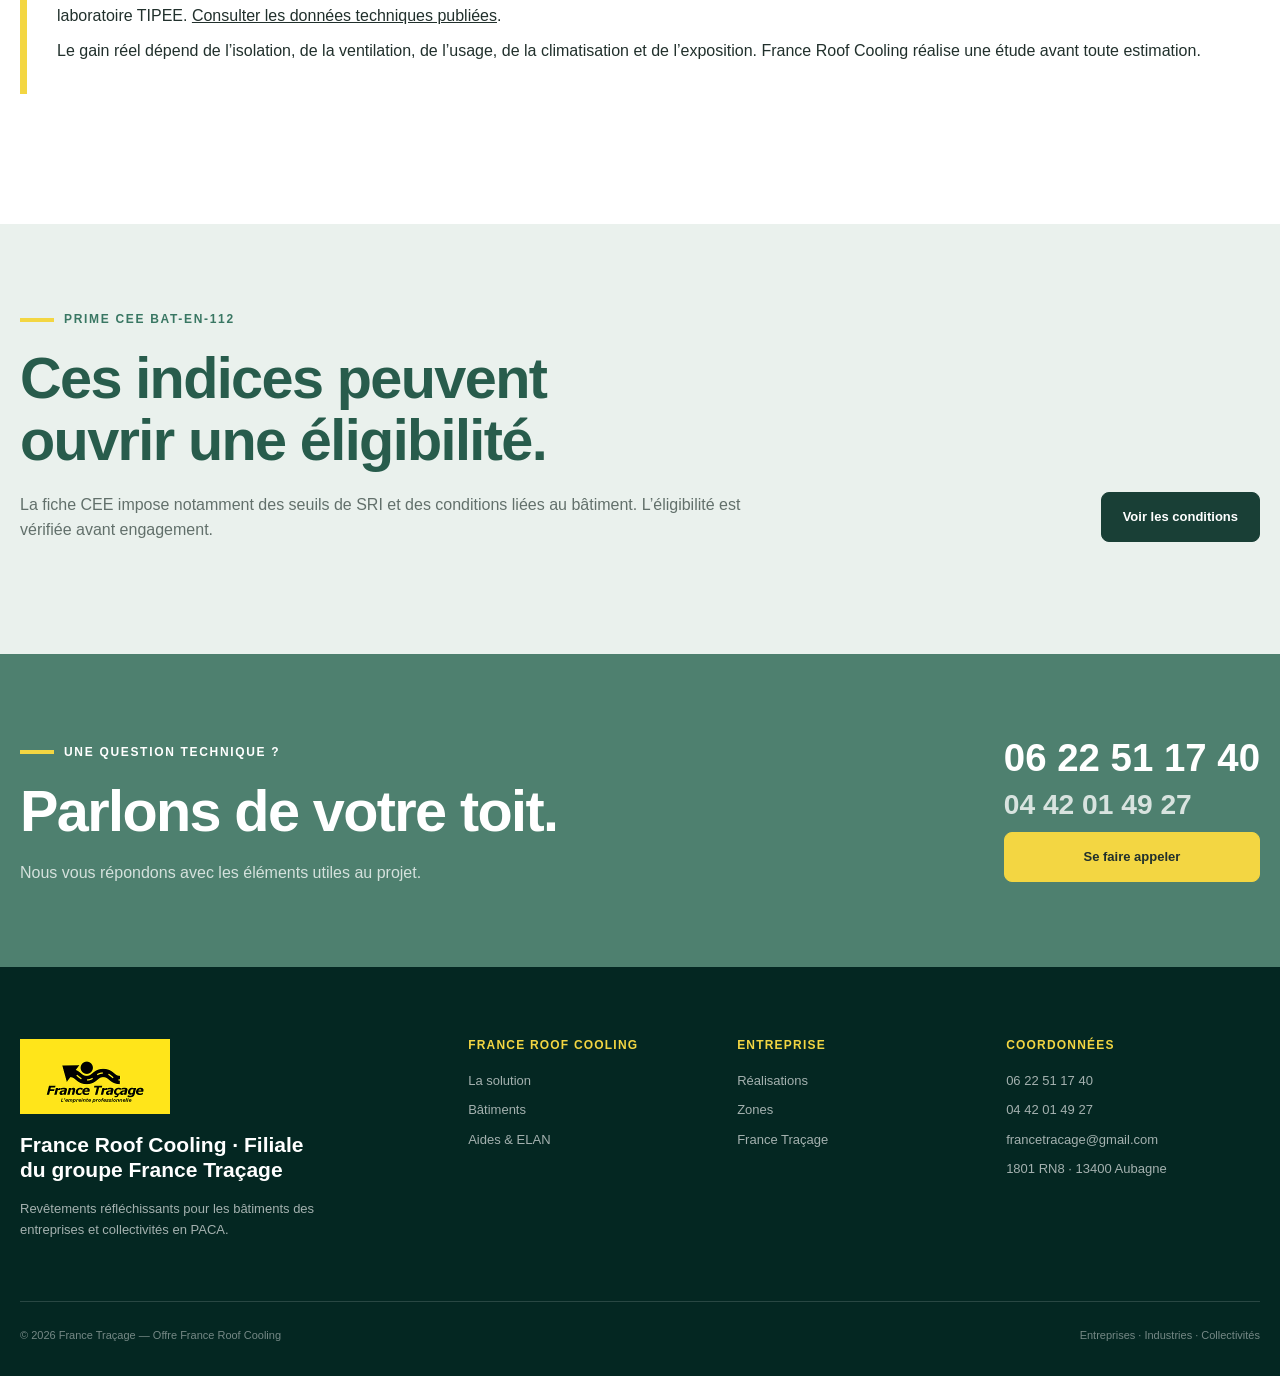
<file: performances/index.html>
<!doctype html>
<html lang="fr">
<head><meta charset="utf-8"><meta name="viewport" content="width=device-width, initial-scale=1"><title>Performances France Roof Cooling | France Traçage</title><meta name="description" content="Performances THERMOSTRIA® : SRI 116, réflectance solaire 92,2 %, émissivité 0,89, SRI vieilli 115, COV inférieur à 1 g/L et classement BROOF(t3)."><link rel="icon" href="/assets/france-roof-cooling-logo.png?v=1" type="image/png"><link rel="canonical" href="https://france-roof-cooling.fr/performances/"><link rel="stylesheet" href="/assets/styles.css?v=17"><script src="/assets/site.js" defer></script></head>
<body>
  <a class="skip-link" href="#contenu">Aller au contenu</a>
  <header class="site-header"><nav class="nav" aria-label="Navigation principale"><div class="brand roofcool-brand"><a class="brand-home" href="/" aria-label="France Roof Cooling, accueil"><span class="brand-mark" aria-hidden="true"></span></a><a class="brand-endorsement" href="https://francetracage-paca.fr/" target="_blank" rel="noopener" aria-label="Découvrir le groupe France Traçage">Une filiale du groupe <strong>France Traçage</strong></a></div><button class="menu-toggle" type="button" aria-controls="menu-principal" aria-expanded="false">Ouvrir le menu</button><div class="nav-links" id="menu-principal"><a href="/solution-roof-cool/">La solution</a><a href="/applications-supports/">Bâtiments</a><a href="/#aides">Aides & ELAN</a><a href="/realisations/">Réalisations</a><span class="nav-phones"><a href="tel:+33622511740">06 22 51 17 40</a><a href="tel:+33442014927">04 42 01 49 27</a></span><a class="button nav-cta" href="/contact/">Nous contacter</a></div></nav></header>
  <main id="contenu">
    <div class="breadcrumb"><div class="section-inner"><a href="/">Accueil</a> / Performances</div></div>
    <section class="page-hero"><div class="section-inner"><span class="eyebrow light">Performances testées et gains à confirmer sur site</span><h1>Réfléchir le soleil pour moins chauffer.</h1><p class="lead">Selon la configuration du bâtiment, le revêtement thermo-réflectif peut diminuer la température intérieure de 3 à 8 °C et réduire la consommation de climatisation jusqu’à 35&nbsp;% pendant les fortes chaleurs.</p></div></section>
    <section class="band white"><div class="section-inner"><div class="section-heading"><div><span class="kicker">THERMOSTRIA® par Peintures Maestria</span><h2>Six repères techniques.</h2></div><p>Une solution française dont les performances sont mesurées selon des méthodes normalisées.</p></div><div class="support-grid"><article class="support-card"><span class="index">RÉFLECTANCE SOLAIRE</span><h3>92,2&nbsp;%</h3><p>Part du rayonnement solaire renvoyée selon la valeur communiquée pour le système.</p></article><article class="support-card"><span class="index">ÉMISSIVITÉ THERMIQUE</span><h3>0,89</h3><p>Capacité élevée à réémettre la chaleur absorbée par la surface.</p></article><article class="support-card"><span class="index">SRI INITIAL</span><h3>116</h3><p>Un niveau présenté par Maestria comme le plus élevé du marché.</p></article><article class="support-card"><span class="index">SRI VIEILLI</span><h3>115</h3><p>Valeur après 4&nbsp;000 heures de vieillissement accéléré, équivalent annoncé à 20 ans.</p></article><article class="support-card"><span class="index">FAIBLES ÉMISSIONS</span><h3>COV &lt; 1 g/L</h3><p>Formulation en phase aqueuse conçue pour limiter les émissions et l’impact environnemental.</p></article><article class="support-card"><span class="index">FEU EXTÉRIEUR</span><h3>BROOF(t3)</h3><p>Classement de résistance au feu extérieur, à confirmer pour le complexe réellement appliqué.</p></article></div><div class="highlight-box"><strong>Testé, fabriqué en France et performant dans la durée.</strong><p>THERMOSTRIA® a été développé par le laboratoire Maestria. Les SRI 116 à l’état initial et 115 après vieillissement accéléré sont annoncés comme certifiés par le laboratoire TIPEE. <a href="https://www.thermostria.fr/d%C3%A9cret-tertiaire-prime-cee" target="_blank" rel="noopener">Consulter les données techniques publiées</a>.</p><p>Le gain réel dépend de l’isolation, de la ventilation, de l’usage, de la climatisation et de l’exposition. France Roof Cooling réalise une étude avant toute estimation.</p></div></div></section>
    <section class="funding-section"><div class="section-inner funding-heading"><div><span class="kicker light">Prime CEE BAT-EN-112</span><h2>Ces indices peuvent ouvrir une éligibilité.</h2><p class="funding-intro">La fiche CEE impose notamment des seuils de SRI et des conditions liées au bâtiment. L’éligibilité est vérifiée avant engagement.</p></div><a class="button" href="/#aides">Voir les conditions</a></div></section>
    <section class="contact-banner"><div class="section-inner contact-banner-inner"><div><span class="kicker light">Une question technique&nbsp;?</span><h2>Parlons de votre toit.</h2><p>Nous vous répondons avec les éléments utiles au projet.</p></div><div class="contact-actions"><a class="contact-phone" href="tel:+33622511740">06 22 51 17 40</a><a class="contact-phone secondary-phone" href="tel:+33442014927">04 42 01 49 27</a><a class="button" href="/contact/#rappel">Se faire appeler</a></div></div></section>
  </main>
  <footer class="site-footer"><div class="section-inner footer-grid"><div><img class="footer-parent-logo" src="/assets/france-tracage-logo.png" alt="France Traçage"><strong class="footer-brand">France Roof Cooling · Filiale du groupe France Traçage</strong><p>Revêtements réfléchissants pour les bâtiments des entreprises et collectivités en PACA.</p></div><div><h3>France Roof Cooling</h3><ul class="footer-list"><li><a href="/solution-roof-cool/">La solution</a></li><li><a href="/applications-supports/">Bâtiments</a></li><li><a href="/#aides">Aides & ELAN</a></li></ul></div><div><h3>Entreprise</h3><ul class="footer-list"><li><a href="/realisations/">Réalisations</a></li><li><a href="/zones-intervention/">Zones</a></li><li><a href="https://francetracage-paca.fr/" target="_blank" rel="noopener">France Traçage</a></li></ul></div><div><h3>Coordonnées</h3><ul class="footer-list"><li><a href="tel:+33622511740">06 22 51 17 40</a></li><li><a href="tel:+33442014927">04 42 01 49 27</a></li><li><a href="mailto:francetracage@gmail.com">francetracage@gmail.com</a></li><li>1801 RN8 · 13400 Aubagne</li></ul></div></div><div class="section-inner footer-bottom"><span>© 2026 France Traçage — Offre France Roof Cooling</span><span>Entreprises · Industries · Collectivités</span></div></footer>
</body></html>
</file>
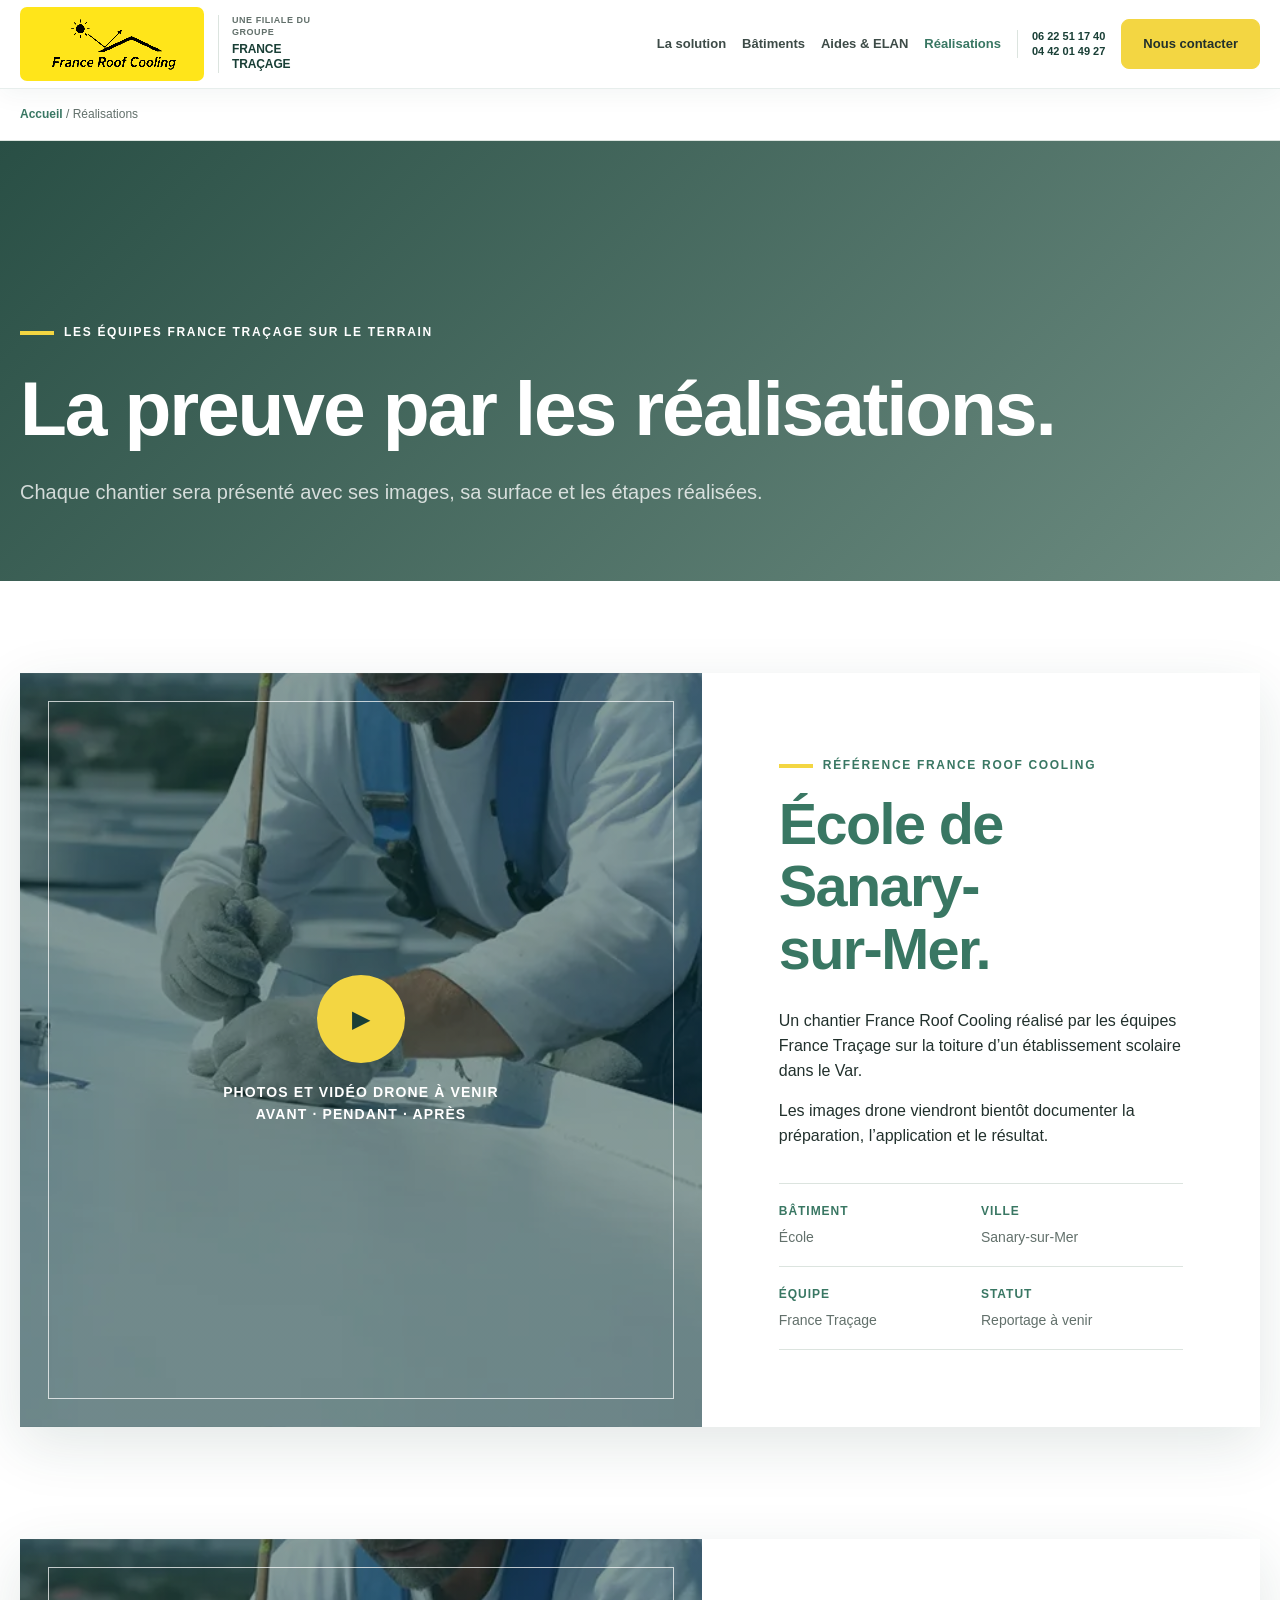
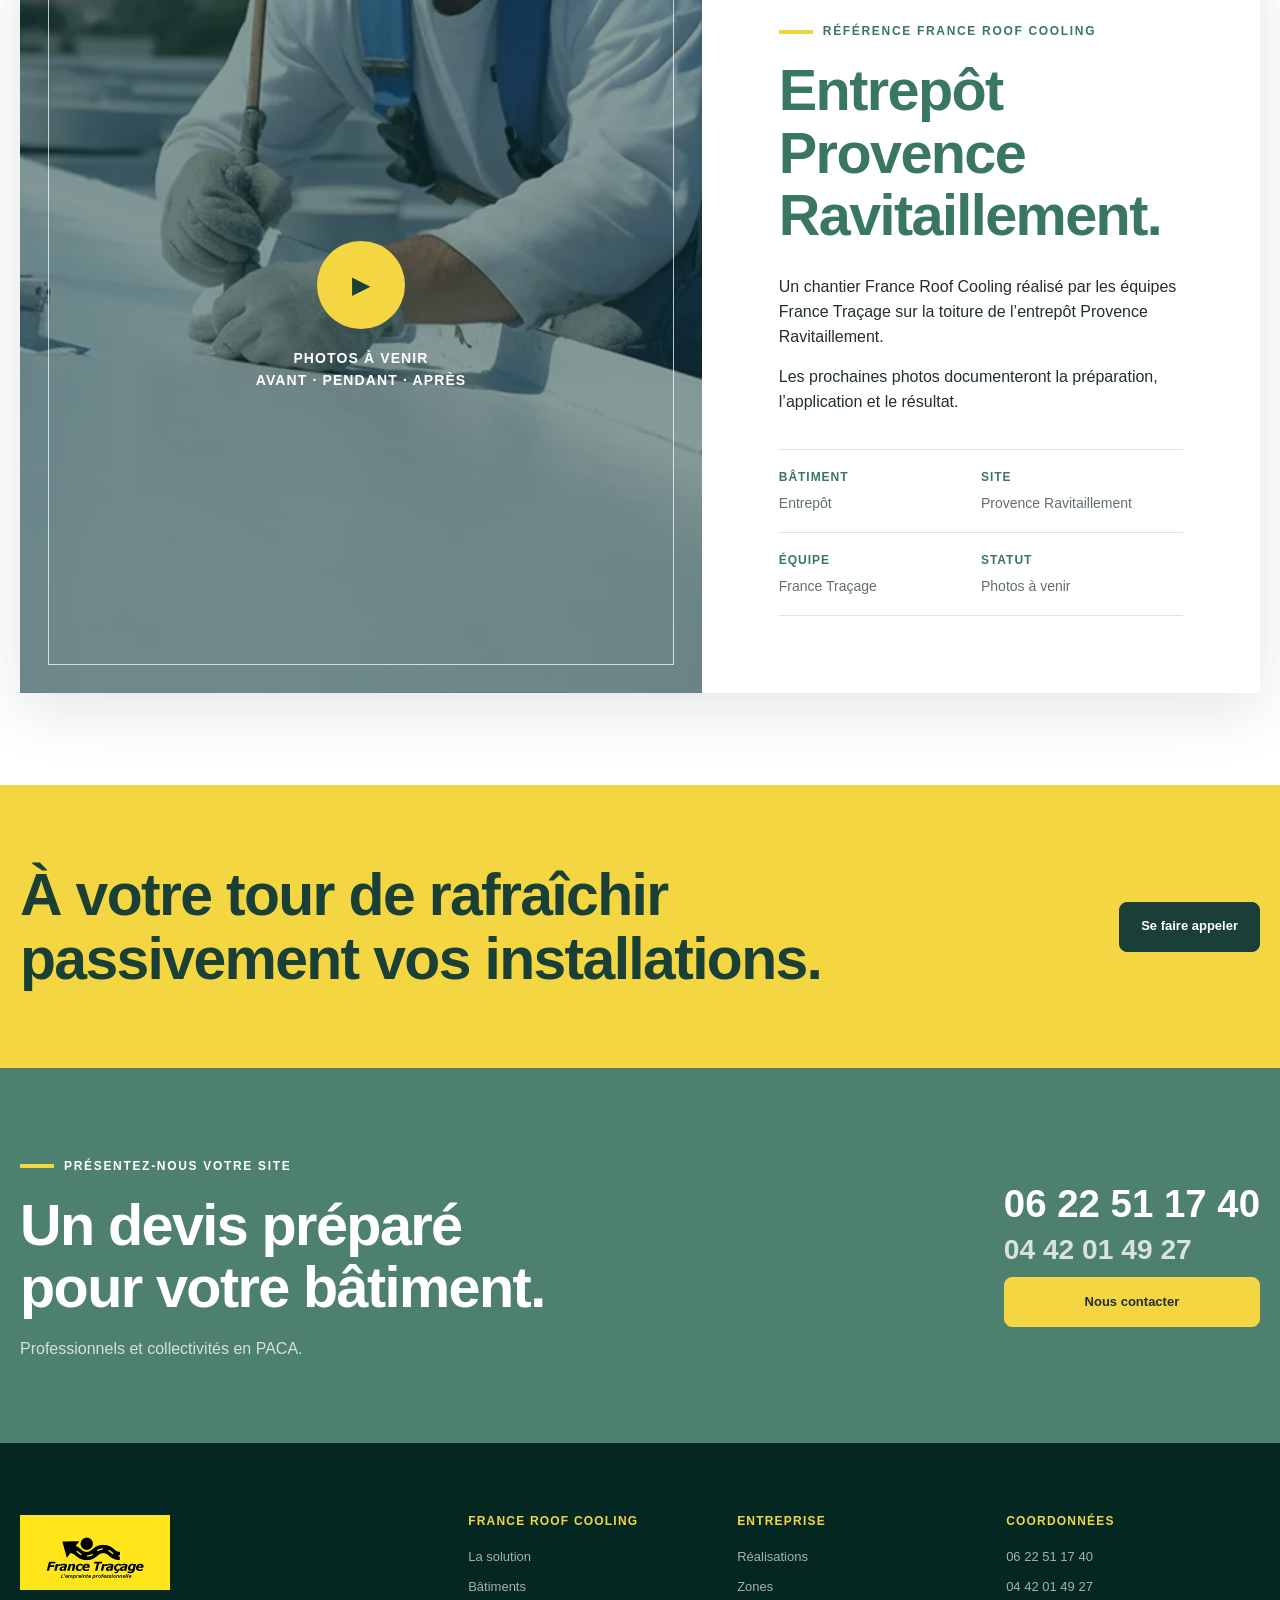
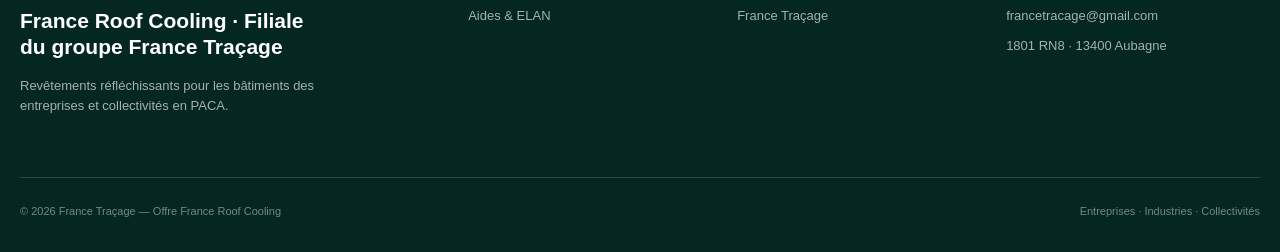
<file: realisations/index.html>
<!doctype html>
<html lang="fr">
<head><meta charset="utf-8"><meta name="viewport" content="width=device-width, initial-scale=1"><title>Réalisations France Roof Cooling | France Traçage</title><meta name="description" content="Découvrez les chantiers France Roof Cooling de France Traçage, dont une réalisation sur une école à Sanary-sur-Mer."><link rel="icon" href="/assets/france-roof-cooling-logo.png?v=1" type="image/png"><link rel="canonical" href="https://france-roof-cooling.fr/realisations/"><link rel="stylesheet" href="/assets/styles.css?v=17"><script src="/assets/site.js" defer></script></head>
<body>
  <a class="skip-link" href="#contenu">Aller au contenu</a>
  <header class="site-header"><nav class="nav" aria-label="Navigation principale"><div class="brand roofcool-brand"><a class="brand-home" href="/" aria-label="France Roof Cooling, accueil"><span class="brand-mark" aria-hidden="true"></span></a><a class="brand-endorsement" href="https://francetracage-paca.fr/" target="_blank" rel="noopener" aria-label="Découvrir le groupe France Traçage">Une filiale du groupe <strong>France Traçage</strong></a></div><button class="menu-toggle" type="button" aria-controls="menu-principal" aria-expanded="false">Ouvrir le menu</button><div class="nav-links" id="menu-principal"><a href="/solution-roof-cool/">La solution</a><a href="/applications-supports/">Bâtiments</a><a href="/#aides">Aides & ELAN</a><a href="/realisations/" aria-current="page">Réalisations</a><span class="nav-phones"><a href="tel:+33622511740">06 22 51 17 40</a><a href="tel:+33442014927">04 42 01 49 27</a></span><a class="button nav-cta" href="/contact/">Nous contacter</a></div></nav></header>
  <main id="contenu">
    <div class="breadcrumb"><div class="section-inner"><a href="/">Accueil</a> / Réalisations</div></div>
    <section class="page-hero"><div class="section-inner"><span class="eyebrow light">Les équipes France Traçage sur le terrain</span><h1>La preuve par les réalisations.</h1><p class="lead">Chaque chantier sera présenté avec ses images, sa surface et les étapes réalisées.</p></div></section>
    <section class="band white"><div class="section-inner case-panel"><div class="case-media pro-case-media"><div class="video-placeholder"><div><span class="play-mark" aria-hidden="true">▶</span><strong>Photos et vidéo drone à venir<br>Avant · Pendant · Après</strong></div></div></div><div class="case-copy"><span class="kicker">Référence France Roof Cooling</span><h2>École de Sanary-sur-Mer.</h2><p>Un chantier France Roof Cooling réalisé par les équipes France Traçage sur la toiture d’un établissement scolaire dans le Var.</p><p>Les images drone viendront bientôt documenter la préparation, l’application et le résultat.</p><div class="case-meta"><div><strong>Bâtiment</strong><span>École</span></div><div><strong>Ville</strong><span>Sanary-sur-Mer</span></div><div><strong>Équipe</strong><span>France Traçage</span></div><div><strong>Statut</strong><span>Reportage à venir</span></div></div></div></div></section>
    <section class="band white case-band"><div class="section-inner case-panel"><div class="case-media pro-case-media"><div class="video-placeholder"><div><span class="play-mark" aria-hidden="true">▶</span><strong>Photos à venir<br>Avant · Pendant · Après</strong></div></div></div><div class="case-copy"><span class="kicker">Référence France Roof Cooling</span><h2>Entrepôt Provence Ravitaillement.</h2><p>Un chantier France Roof Cooling réalisé par les équipes France Traçage sur la toiture de l’entrepôt Provence Ravitaillement.</p><p>Les prochaines photos documenteront la préparation, l’application et le résultat.</p><div class="case-meta"><div><strong>Bâtiment</strong><span>Entrepôt</span></div><div><strong>Site</strong><span>Provence Ravitaillement</span></div><div><strong>Équipe</strong><span>France Traçage</span></div><div><strong>Statut</strong><span>Photos à venir</span></div></div></div></div></section>
    <section class="trust-band"><div class="section-inner trust-band-inner"><h2>À votre tour de rafraîchir passivement vos installations.</h2><a class="button dark" href="/contact/#rappel">Se faire appeler</a></div></section>
    <section class="contact-banner"><div class="section-inner contact-banner-inner"><div><span class="kicker light">Présentez-nous votre site</span><h2>Un devis préparé pour votre bâtiment.</h2><p>Professionnels et collectivités en PACA.</p></div><div class="contact-actions"><a class="contact-phone" href="tel:+33622511740">06 22 51 17 40</a><a class="contact-phone secondary-phone" href="tel:+33442014927">04 42 01 49 27</a><a class="button" href="/contact/">Nous contacter</a></div></div></section>
  </main>
  <footer class="site-footer"><div class="section-inner footer-grid"><div><img class="footer-parent-logo" src="/assets/france-tracage-logo.png" alt="France Traçage"><strong class="footer-brand">France Roof Cooling · Filiale du groupe France Traçage</strong><p>Revêtements réfléchissants pour les bâtiments des entreprises et collectivités en PACA.</p></div><div><h3>France Roof Cooling</h3><ul class="footer-list"><li><a href="/solution-roof-cool/">La solution</a></li><li><a href="/applications-supports/">Bâtiments</a></li><li><a href="/#aides">Aides & ELAN</a></li></ul></div><div><h3>Entreprise</h3><ul class="footer-list"><li><a href="/realisations/">Réalisations</a></li><li><a href="/zones-intervention/">Zones</a></li><li><a href="https://francetracage-paca.fr/" target="_blank" rel="noopener">France Traçage</a></li></ul></div><div><h3>Coordonnées</h3><ul class="footer-list"><li><a href="tel:+33622511740">06 22 51 17 40</a></li><li><a href="tel:+33442014927">04 42 01 49 27</a></li><li><a href="mailto:francetracage@gmail.com">francetracage@gmail.com</a></li><li>1801 RN8 · 13400 Aubagne</li></ul></div></div><div class="section-inner footer-bottom"><span>© 2026 France Traçage — Offre France Roof Cooling</span><span>Entreprises · Industries · Collectivités</span></div></footer>
</body></html>
</file>
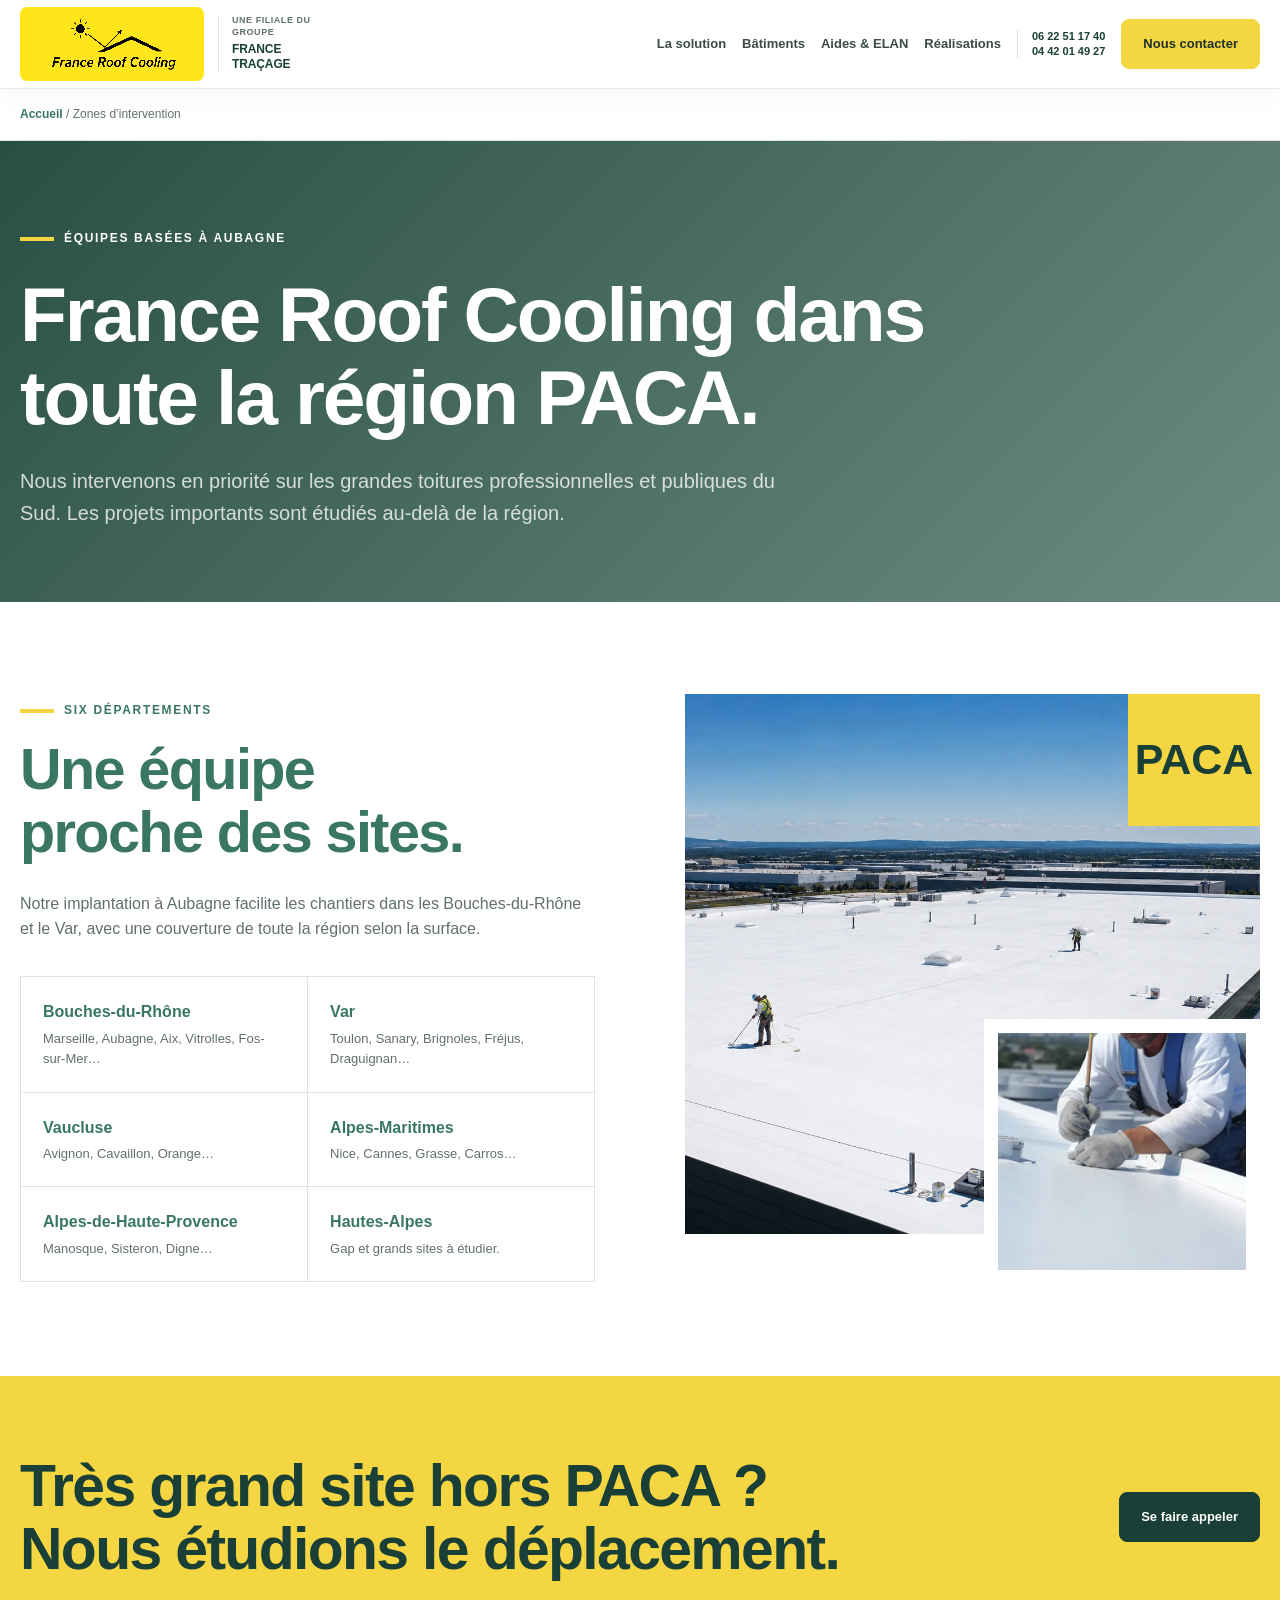
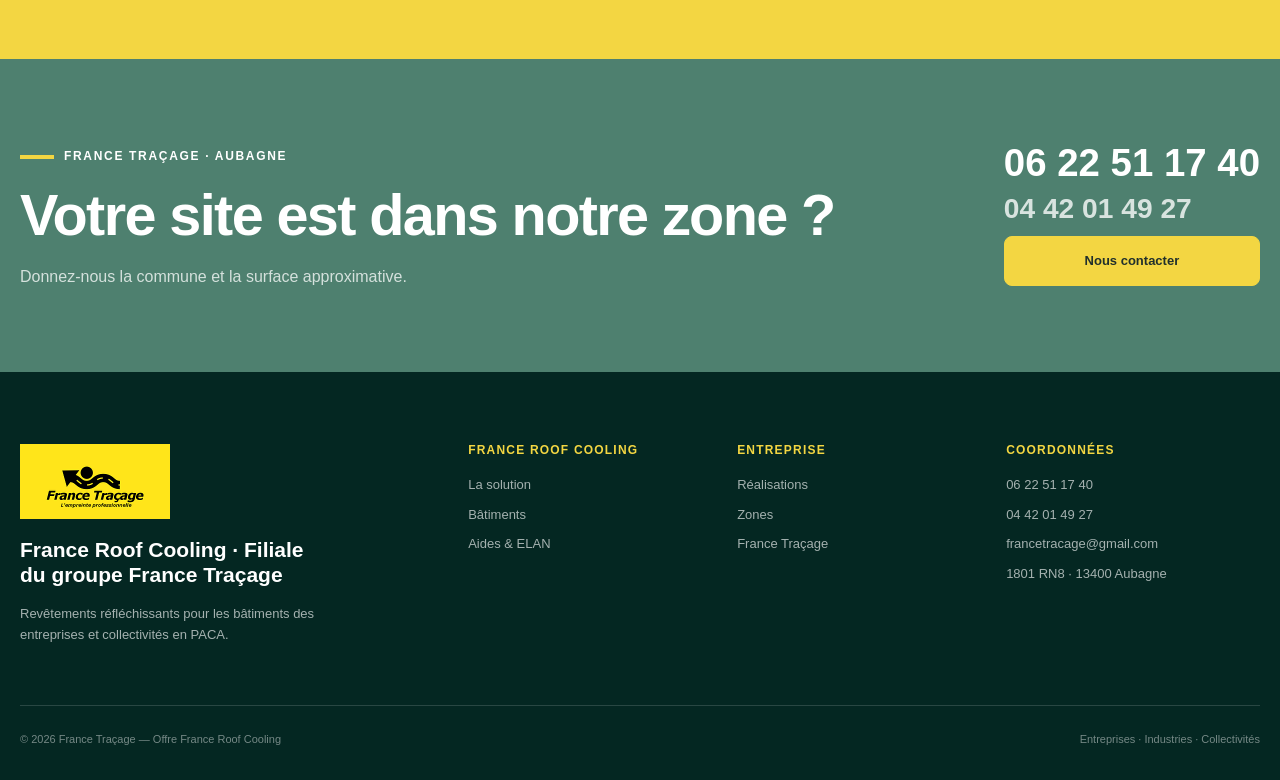
<file: zones-intervention/index.html>
<!doctype html>
<html lang="fr">
<head><meta charset="utf-8"><meta name="viewport" content="width=device-width, initial-scale=1"><title>France Roof Cooling en PACA | France Traçage Aubagne</title><meta name="description" content="Les équipes France Roof Cooling de France Traçage interviennent sur les bâtiments professionnels dans toute la région PACA et au-delà pour les grands sites."><link rel="icon" href="/assets/france-roof-cooling-logo.png?v=1" type="image/png"><link rel="canonical" href="https://france-roof-cooling.fr/zones-intervention/"><link rel="stylesheet" href="/assets/styles.css?v=17"><script src="/assets/site.js" defer></script></head>
<body>
  <a class="skip-link" href="#contenu">Aller au contenu</a>
  <header class="site-header"><nav class="nav" aria-label="Navigation principale"><div class="brand roofcool-brand"><a class="brand-home" href="/" aria-label="France Roof Cooling, accueil"><span class="brand-mark" aria-hidden="true"></span></a><a class="brand-endorsement" href="https://francetracage-paca.fr/" target="_blank" rel="noopener" aria-label="Découvrir le groupe France Traçage">Une filiale du groupe <strong>France Traçage</strong></a></div><button class="menu-toggle" type="button" aria-controls="menu-principal" aria-expanded="false">Ouvrir le menu</button><div class="nav-links" id="menu-principal"><a href="/solution-roof-cool/">La solution</a><a href="/applications-supports/">Bâtiments</a><a href="/#aides">Aides & ELAN</a><a href="/realisations/">Réalisations</a><span class="nav-phones"><a href="tel:+33622511740">06 22 51 17 40</a><a href="tel:+33442014927">04 42 01 49 27</a></span><a class="button nav-cta" href="/contact/">Nous contacter</a></div></nav></header>
  <main id="contenu">
    <div class="breadcrumb"><div class="section-inner"><a href="/">Accueil</a> / Zones d’intervention</div></div>
    <section class="page-hero"><div class="section-inner"><span class="eyebrow light">Équipes basées à Aubagne</span><h1>France Roof Cooling dans toute la région PACA.</h1><p class="lead">Nous intervenons en priorité sur les grandes toitures professionnelles et publiques du Sud. Les projets importants sont étudiés au-delà de la région.</p></div></section>
    <section class="band white"><div class="section-inner story-grid"><div><span class="kicker">Six départements</span><h2>Une équipe proche des sites.</h2><p>Notre implantation à Aubagne facilite les chantiers dans les Bouches-du-Rhône et le Var, avec une couverture de toute la région selon la surface.</p><div class="zone-list"><div><strong>Bouches-du-Rhône</strong><span>Marseille, Aubagne, Aix, Vitrolles, Fos-sur-Mer…</span></div><div><strong>Var</strong><span>Toulon, Sanary, Brignoles, Fréjus, Draguignan…</span></div><div><strong>Vaucluse</strong><span>Avignon, Cavaillon, Orange…</span></div><div><strong>Alpes-Maritimes</strong><span>Nice, Cannes, Grasse, Carros…</span></div><div><strong>Alpes-de-Haute-Provence</strong><span>Manosque, Sisteron, Digne…</span></div><div><strong>Hautes-Alpes</strong><span>Gap et grands sites à étudier.</span></div></div></div><div class="image-stack"><img class="main-image" src="/assets/hero-industrial-roofcool.jpg" alt="Grande plateforme logistique avec toiture France Roof Cooling"><img class="small-image" src="/assets/application-cool-roof.webp" alt="Intervention France Roof Cooling sur un bâtiment professionnel"><span class="number-badge" aria-hidden="true">PACA</span></div></div></section>
    <section class="trust-band"><div class="section-inner trust-band-inner"><h2>Très grand site hors PACA&nbsp;? Nous étudions le déplacement.</h2><a class="button dark" href="/contact/#rappel">Se faire appeler</a></div></section>
    <section class="contact-banner"><div class="section-inner contact-banner-inner"><div><span class="kicker light">France Traçage · Aubagne</span><h2>Votre site est dans notre zone&nbsp;?</h2><p>Donnez-nous la commune et la surface approximative.</p></div><div class="contact-actions"><a class="contact-phone" href="tel:+33622511740">06 22 51 17 40</a><a class="contact-phone secondary-phone" href="tel:+33442014927">04 42 01 49 27</a><a class="button" href="/contact/">Nous contacter</a></div></div></section>
  </main>
  <footer class="site-footer"><div class="section-inner footer-grid"><div><img class="footer-parent-logo" src="/assets/france-tracage-logo.png" alt="France Traçage"><strong class="footer-brand">France Roof Cooling · Filiale du groupe France Traçage</strong><p>Revêtements réfléchissants pour les bâtiments des entreprises et collectivités en PACA.</p></div><div><h3>France Roof Cooling</h3><ul class="footer-list"><li><a href="/solution-roof-cool/">La solution</a></li><li><a href="/applications-supports/">Bâtiments</a></li><li><a href="/#aides">Aides & ELAN</a></li></ul></div><div><h3>Entreprise</h3><ul class="footer-list"><li><a href="/realisations/">Réalisations</a></li><li><a href="/zones-intervention/">Zones</a></li><li><a href="https://francetracage-paca.fr/" target="_blank" rel="noopener">France Traçage</a></li></ul></div><div><h3>Coordonnées</h3><ul class="footer-list"><li><a href="tel:+33622511740">06 22 51 17 40</a></li><li><a href="tel:+33442014927">04 42 01 49 27</a></li><li><a href="mailto:francetracage@gmail.com">francetracage@gmail.com</a></li><li>1801 RN8 · 13400 Aubagne</li></ul></div></div><div class="section-inner footer-bottom"><span>© 2026 France Traçage — Offre France Roof Cooling</span><span>Entreprises · Industries · Collectivités</span></div></footer>
</body></html>
</file>
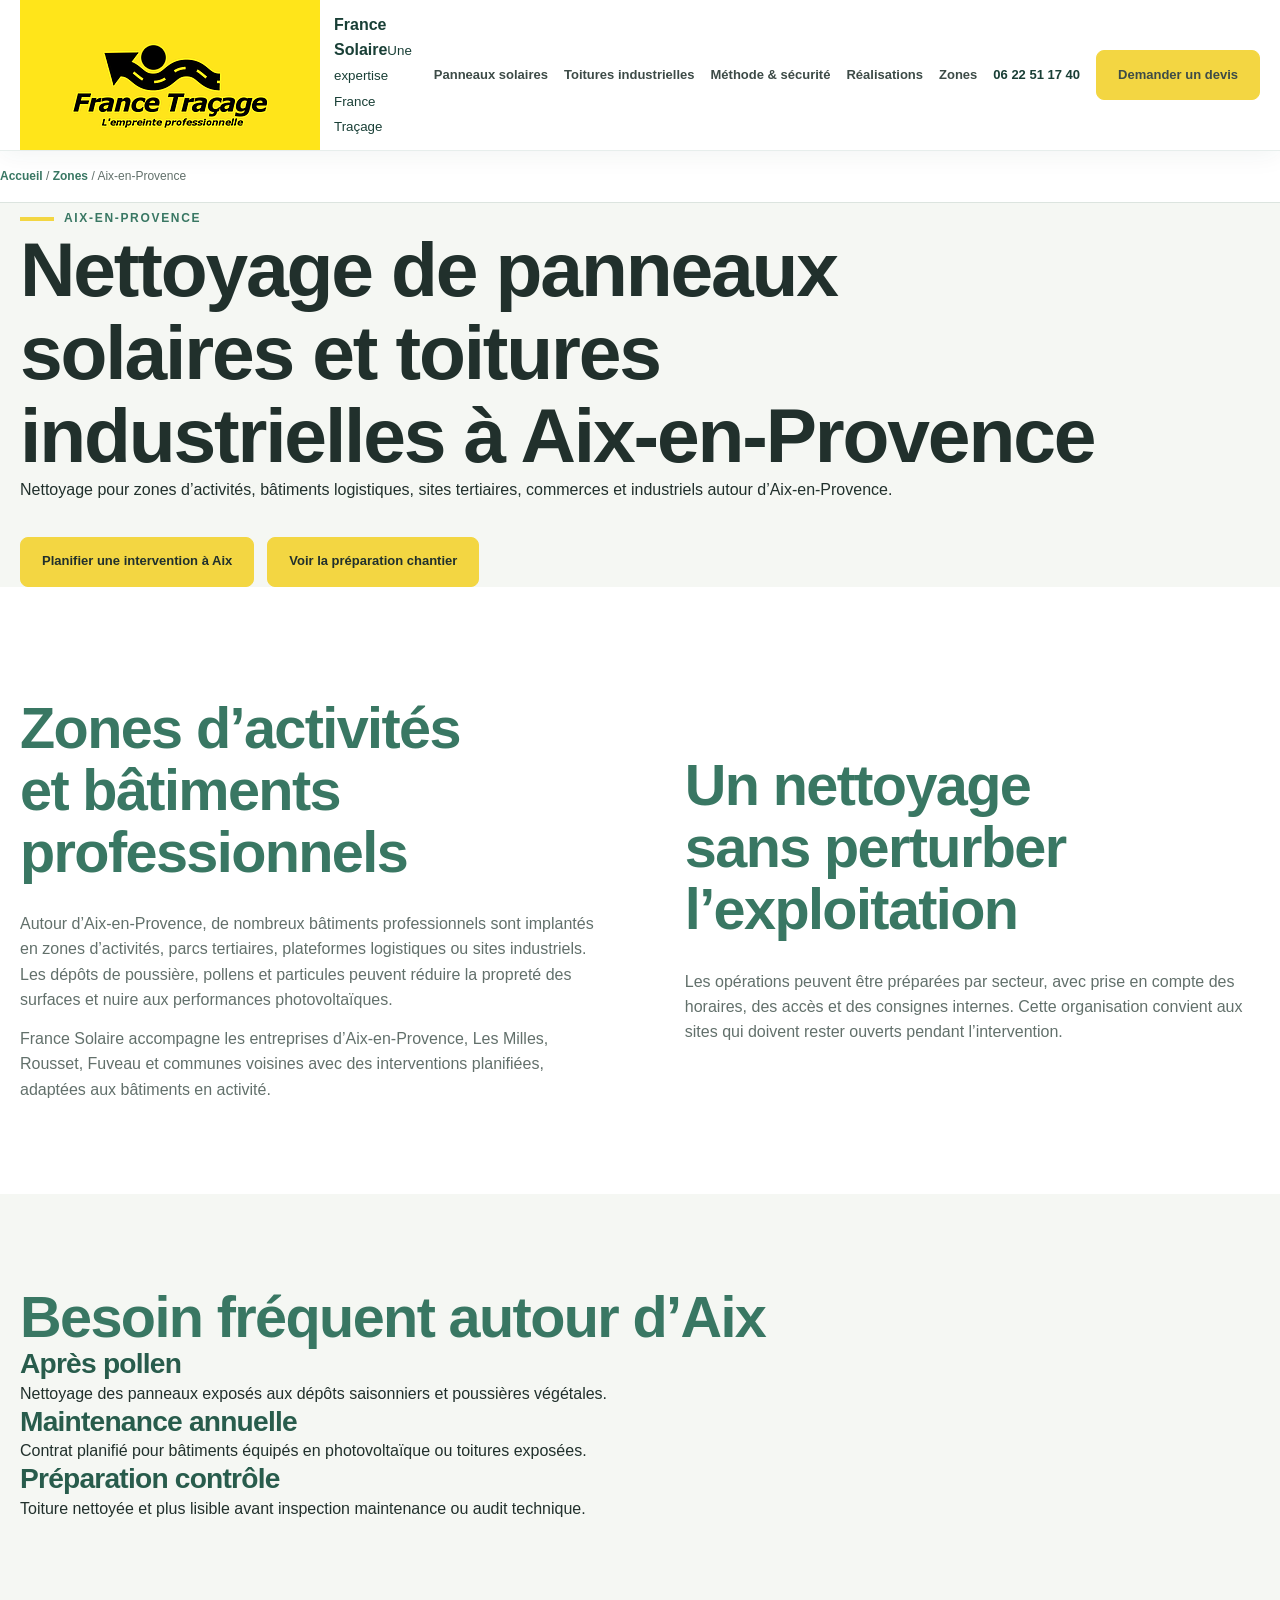
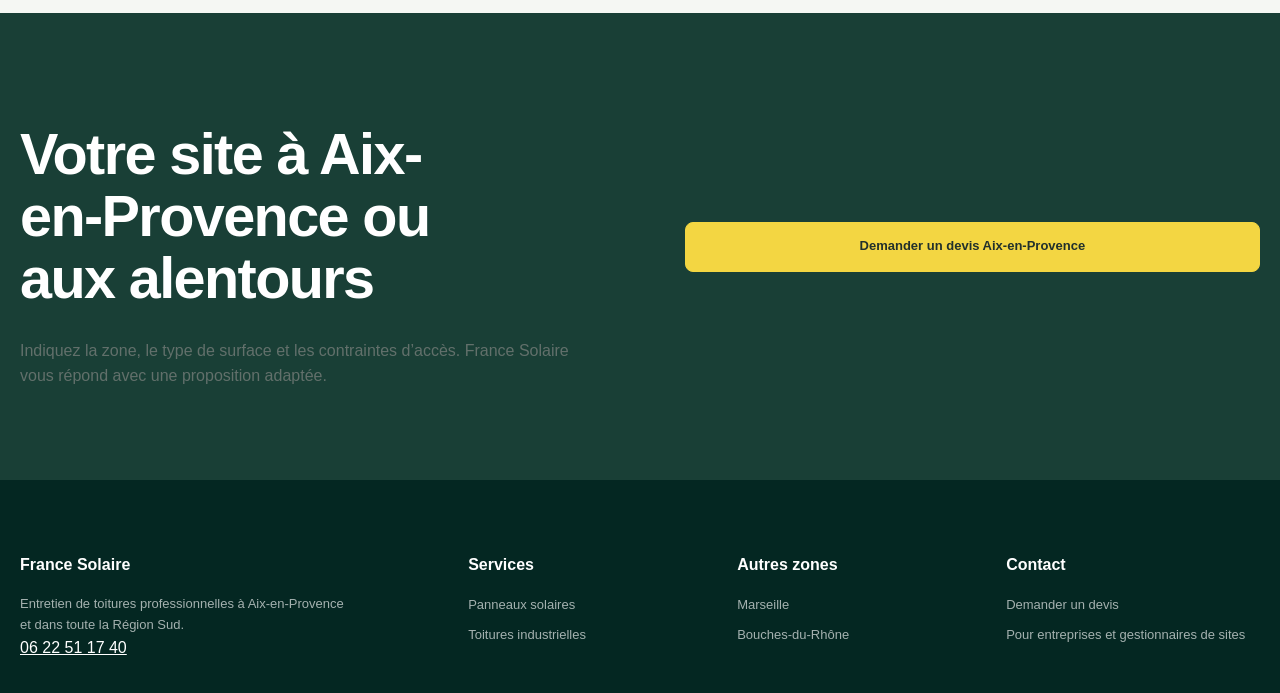
<file: zones-intervention/aix-en-provence/index.html>
<!doctype html>
<html lang="fr">
<head>
  <meta charset="utf-8">
  <meta name="viewport" content="width=device-width, initial-scale=1">
  <title>Nettoyage panneaux solaires Aix-en-Provence | Pro</title>
  <meta name="description" content="France Solaire nettoie panneaux solaires et toitures industrielles à Aix-en-Provence, Les Milles, Rousset et zones d’activités voisines.">
  <link rel="icon" href="/assets/france-roof-cooling-logo.png?v=1" type="image/png">
  <link rel="canonical" href="https://france-solaire-paca.vercel.app/zones-intervention/aix-en-provence/">
  <link rel="stylesheet" href="/assets/styles.css?v=17">
  <script type="application/ld+json">
  {
    "@context": "https://schema.org",
    "@type": "Service",
    "name": "Nettoyage panneaux solaires et toitures industrielles à Aix-en-Provence",
    "provider": {"@id": "https://france-solaire-paca.vercel.app/#business"},
    "areaServed": "Aix-en-Provence"
  }
  </script>
</head>
<body>
  <a class="skip-link" href="#contenu">Aller au contenu</a>
  <header class="site-header">
    <nav class="nav" aria-label="Navigation principale">
      <a class="brand brand-affiliated" href="/" aria-label="France Solaire, une expertise France Traçage">
        <img class="parent-brand-logo" src="/assets/france-tracage-logo.png" alt="">
        <span class="brand-copy"><strong>France Solaire</strong><small>Une expertise France Traçage</small></span>
      </a>
      <div class="nav-links">
        <a href="/nettoyage-panneaux-solaires/">Panneaux solaires</a>
        <a href="/nettoyage-toitures-industrielles/">Toitures industrielles</a>
        <a href="/methode-securite/">Méthode & sécurité</a>
        <a href="/realisations/">Réalisations</a>
        <a href="/zones-intervention/">Zones</a>
        <a class="phone-link" href="tel:+33622511740" aria-label="Appeler France Solaire au 06 22 51 17 40">06 22 51 17 40</a>
        <a class="button" href="/contact/">Demander un devis</a>
      </div>
    </nav>
  </header>
  <main id="contenu">
    <div class="breadcrumb"><a href="/">Accueil</a> / <a href="/zones-intervention/">Zones</a> / Aix-en-Provence</div>
    <section class="page-header">
      <div class="section-inner">
        <span class="kicker">Aix-en-Provence</span>
        <h1>Nettoyage de panneaux solaires et toitures industrielles à Aix-en-Provence</h1>
        <p class="lead">Nettoyage pour zones d’activités, bâtiments logistiques, sites tertiaires, commerces et industriels autour d’Aix-en-Provence.</p>
        <div class="cta-row">
          <a class="button" href="/contact/">Planifier une intervention à Aix</a>
          <a class="button secondary" href="/methode-securite/">Voir la préparation chantier</a>
        </div>
      </div>
    </section>

    <section class="band white">
      <div class="section-inner two-col">
        <div>
          <h2>Zones d’activités et bâtiments professionnels</h2>
          <p>Autour d’Aix-en-Provence, de nombreux bâtiments professionnels sont implantés en zones d’activités, parcs tertiaires, plateformes logistiques ou sites industriels. Les dépôts de poussière, pollens et particules peuvent réduire la propreté des surfaces et nuire aux performances photovoltaïques.</p>
          <p>France Solaire accompagne les entreprises d’Aix-en-Provence, Les Milles, Rousset, Fuveau et communes voisines avec des interventions planifiées, adaptées aux bâtiments en activité.</p>
        </div>
        <div>
          <h2>Un nettoyage sans perturber l’exploitation</h2>
          <p>Les opérations peuvent être préparées par secteur, avec prise en compte des horaires, des accès et des consignes internes. Cette organisation convient aux sites qui doivent rester ouverts pendant l’intervention.</p>
        </div>
      </div>
    </section>

    <section class="band">
      <div class="section-inner">
        <h2>Besoin fréquent autour d’Aix</h2>
        <div class="grid-3">
          <article class="card"><h3>Après pollen</h3><p>Nettoyage des panneaux exposés aux dépôts saisonniers et poussières végétales.</p></article>
          <article class="card"><h3>Maintenance annuelle</h3><p>Contrat planifié pour bâtiments équipés en photovoltaïque ou toitures exposées.</p></article>
          <article class="card"><h3>Préparation contrôle</h3><p>Toiture nettoyée et plus lisible avant inspection maintenance ou audit technique.</p></article>
        </div>
      </div>
    </section>

    <section class="band dark">
      <div class="section-inner two-col">
        <div>
          <h2>Votre site à Aix-en-Provence ou aux alentours</h2>
          <p class="muted">Indiquez la zone, le type de surface et les contraintes d’accès. France Solaire vous répond avec une proposition adaptée.</p>
        </div>
        <a class="button" href="/contact/">Demander un devis Aix-en-Provence</a>
      </div>
    </section>
  </main>
  <footer class="site-footer">
    <div class="section-inner footer-grid">
      <div><strong>France Solaire</strong><p class="small">Entretien de toitures professionnelles à Aix-en-Provence et dans toute la Région Sud.</p>
        <a class="footer-phone" href="tel:+33622511740">06 22 51 17 40</a></div>
      <div><strong>Services</strong><ul class="footer-list small"><li><a href="/nettoyage-panneaux-solaires/">Panneaux solaires</a></li><li><a href="/nettoyage-toitures-industrielles/">Toitures industrielles</a></li></ul></div>
      <div><strong>Autres zones</strong><ul class="footer-list small"><li><a href="/zones-intervention/marseille/">Marseille</a></li><li><a href="/zones-intervention/bouches-du-rhone/">Bouches-du-Rhône</a></li></ul></div>
      <div><strong>Contact</strong><ul class="footer-list small"><li><a href="/contact/">Demander un devis</a></li><li>Pour entreprises et gestionnaires de sites</li></ul></div>
    </div>
  </footer>
</body>
</html>
</file>
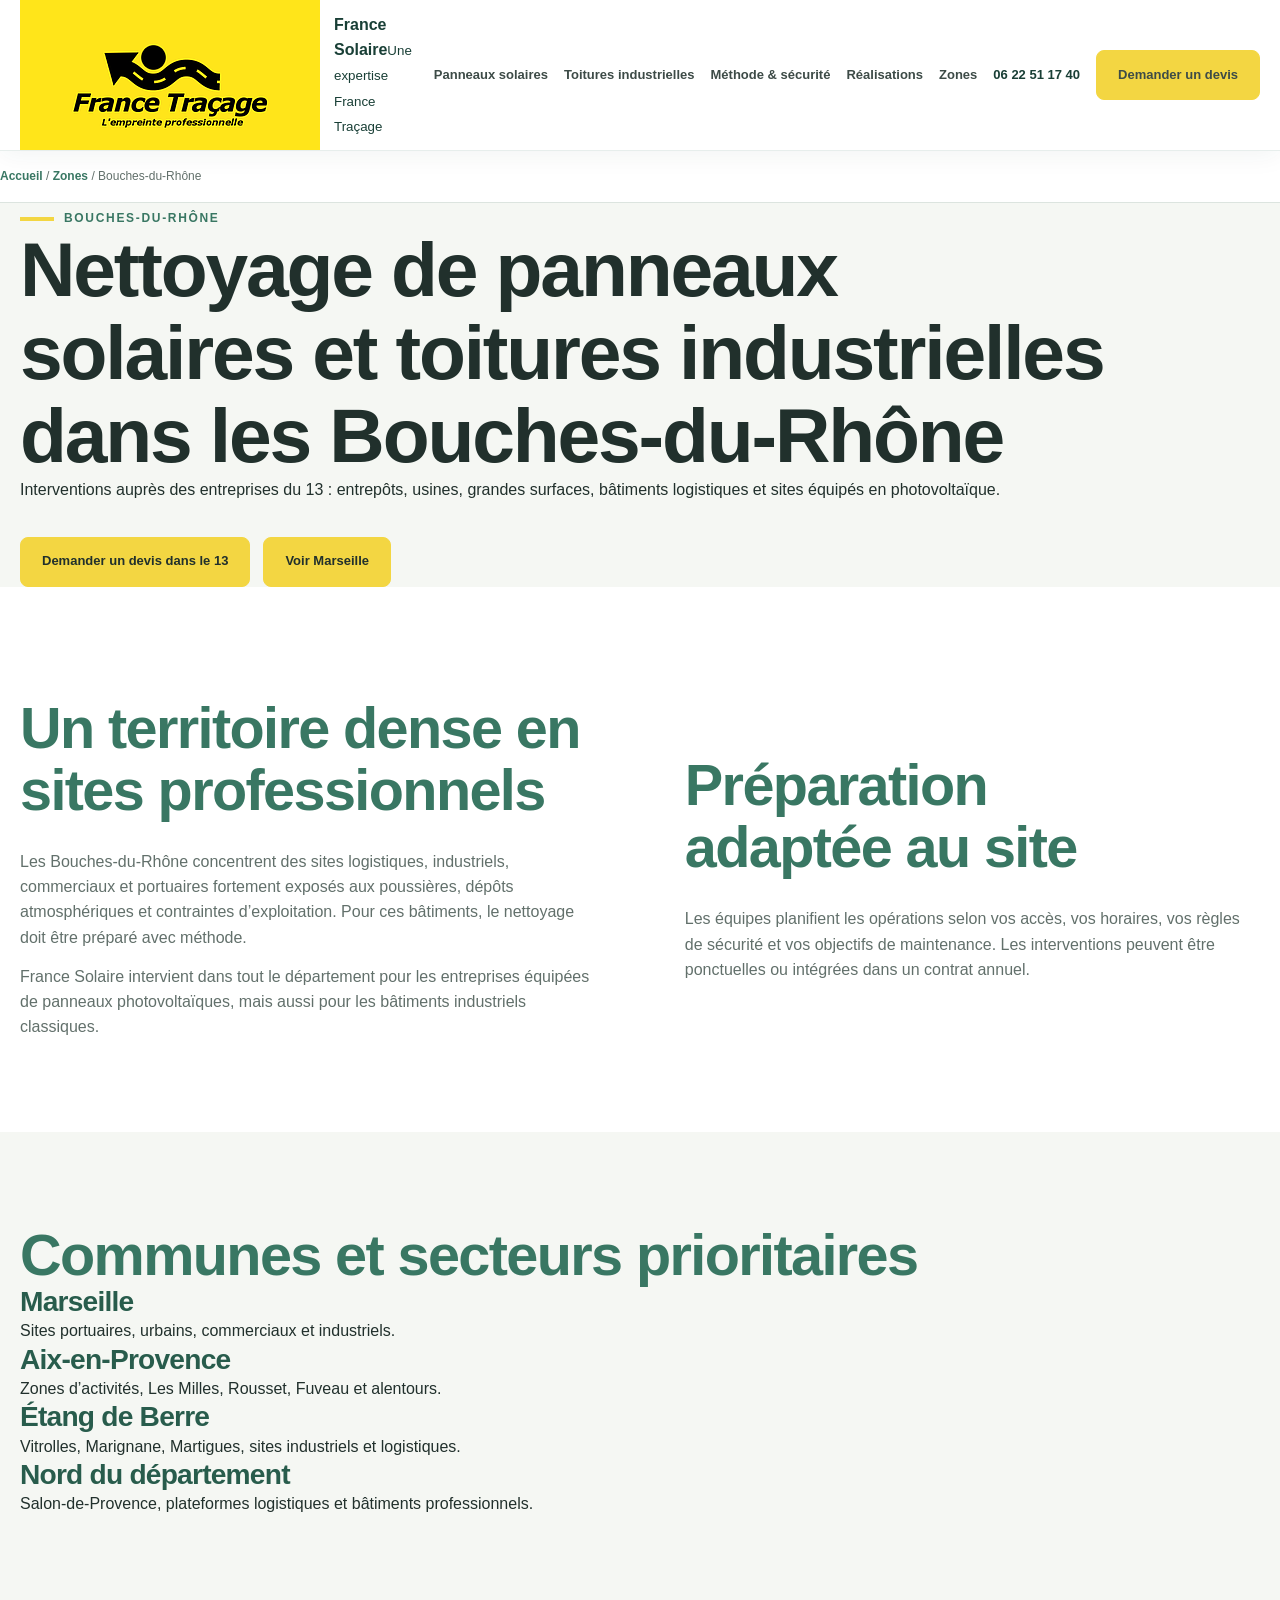
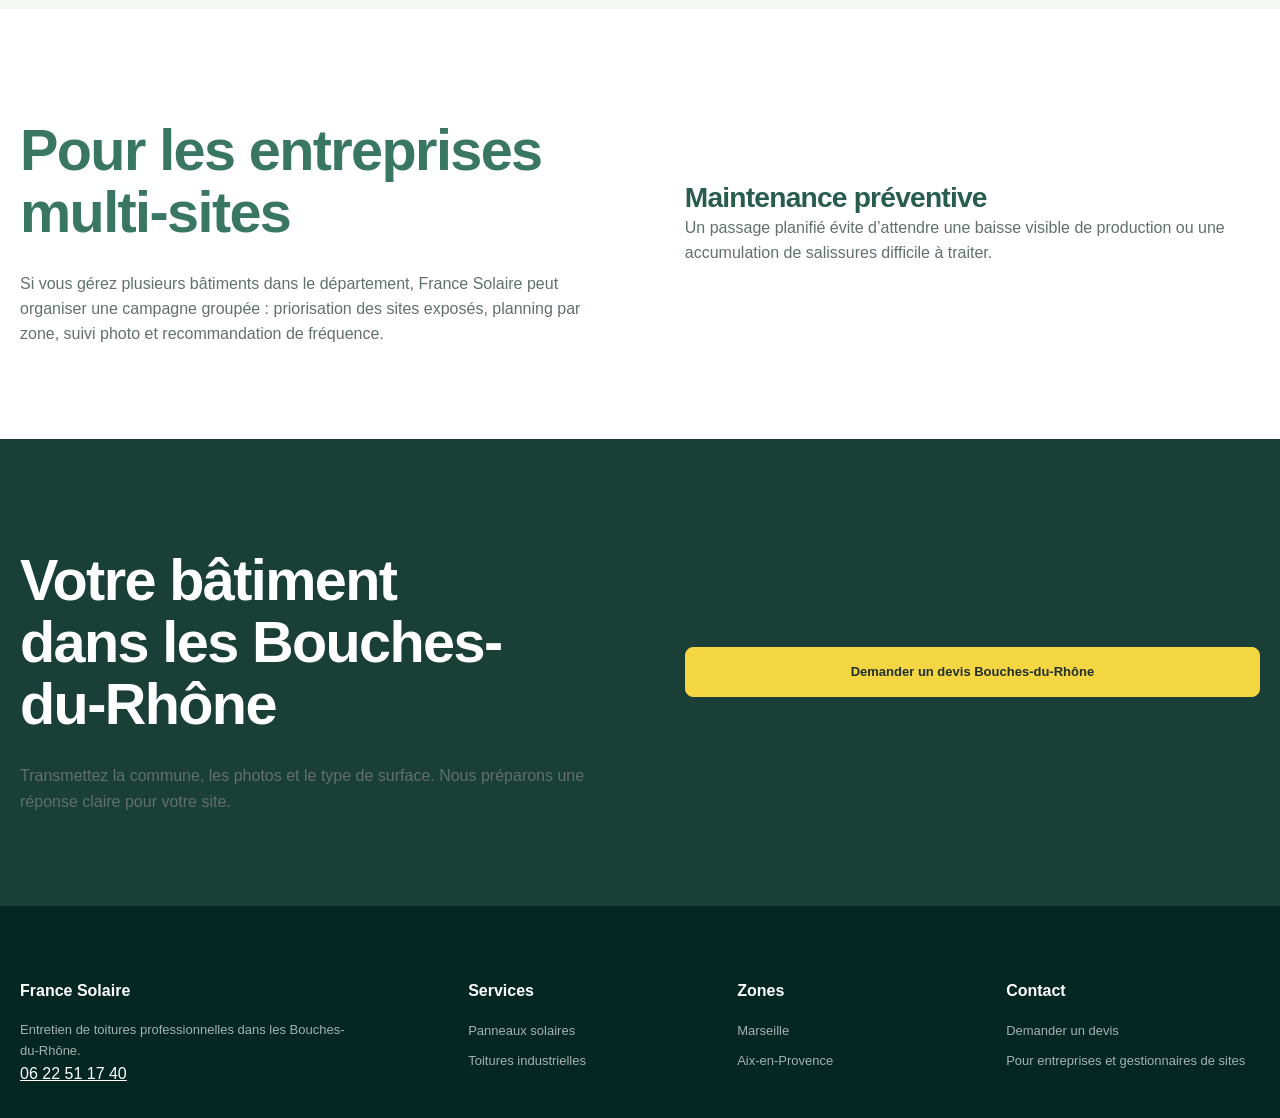
<file: zones-intervention/bouches-du-rhone/index.html>
<!doctype html>
<html lang="fr">
<head>
  <meta charset="utf-8">
  <meta name="viewport" content="width=device-width, initial-scale=1">
  <title>Nettoyage solaire et toiture industrielle Bouches-du-Rhône</title>
  <meta name="description" content="Interventions dans les Bouches-du-Rhône pour nettoyer panneaux photovoltaïques, toitures d’entrepôts, usines et grandes surfaces.">
  <link rel="icon" href="/assets/france-roof-cooling-logo.png?v=1" type="image/png">
  <link rel="canonical" href="https://france-solaire-paca.vercel.app/zones-intervention/bouches-du-rhone/">
  <link rel="stylesheet" href="/assets/styles.css?v=17">
  <script type="application/ld+json">
  {
    "@context": "https://schema.org",
    "@type": "Service",
    "name": "Nettoyage panneaux solaires et toitures industrielles dans les Bouches-du-Rhône",
    "provider": {"@id": "https://france-solaire-paca.vercel.app/#business"},
    "areaServed": "Bouches-du-Rhône"
  }
  </script>
</head>
<body>
  <a class="skip-link" href="#contenu">Aller au contenu</a>
  <header class="site-header">
    <nav class="nav" aria-label="Navigation principale">
      <a class="brand brand-affiliated" href="/" aria-label="France Solaire, une expertise France Traçage">
        <img class="parent-brand-logo" src="/assets/france-tracage-logo.png" alt="">
        <span class="brand-copy"><strong>France Solaire</strong><small>Une expertise France Traçage</small></span>
      </a>
      <div class="nav-links">
        <a href="/nettoyage-panneaux-solaires/">Panneaux solaires</a>
        <a href="/nettoyage-toitures-industrielles/">Toitures industrielles</a>
        <a href="/methode-securite/">Méthode & sécurité</a>
        <a href="/realisations/">Réalisations</a>
        <a href="/zones-intervention/">Zones</a>
        <a class="phone-link" href="tel:+33622511740" aria-label="Appeler France Solaire au 06 22 51 17 40">06 22 51 17 40</a>
        <a class="button" href="/contact/">Demander un devis</a>
      </div>
    </nav>
  </header>
  <main id="contenu">
    <div class="breadcrumb"><a href="/">Accueil</a> / <a href="/zones-intervention/">Zones</a> / Bouches-du-Rhône</div>
    <section class="page-header">
      <div class="section-inner">
        <span class="kicker">Bouches-du-Rhône</span>
        <h1>Nettoyage de panneaux solaires et toitures industrielles dans les Bouches-du-Rhône</h1>
        <p class="lead">Interventions auprès des entreprises du 13 : entrepôts, usines, grandes surfaces, bâtiments logistiques et sites équipés en photovoltaïque.</p>
        <div class="cta-row">
          <a class="button" href="/contact/">Demander un devis dans le 13</a>
          <a class="button secondary" href="/zones-intervention/marseille/">Voir Marseille</a>
        </div>
      </div>
    </section>

    <section class="band white">
      <div class="section-inner two-col">
        <div>
          <h2>Un territoire dense en sites professionnels</h2>
          <p>Les Bouches-du-Rhône concentrent des sites logistiques, industriels, commerciaux et portuaires fortement exposés aux poussières, dépôts atmosphériques et contraintes d’exploitation. Pour ces bâtiments, le nettoyage doit être préparé avec méthode.</p>
          <p>France Solaire intervient dans tout le département pour les entreprises équipées de panneaux photovoltaïques, mais aussi pour les bâtiments industriels classiques.</p>
        </div>
        <div>
          <h2>Préparation adaptée au site</h2>
          <p>Les équipes planifient les opérations selon vos accès, vos horaires, vos règles de sécurité et vos objectifs de maintenance. Les interventions peuvent être ponctuelles ou intégrées dans un contrat annuel.</p>
        </div>
      </div>
    </section>

    <section class="band">
      <div class="section-inner">
        <h2>Communes et secteurs prioritaires</h2>
        <div class="grid-4">
          <article class="card"><h3>Marseille</h3><p>Sites portuaires, urbains, commerciaux et industriels.</p></article>
          <article class="card"><h3>Aix-en-Provence</h3><p>Zones d’activités, Les Milles, Rousset, Fuveau et alentours.</p></article>
          <article class="card"><h3>Étang de Berre</h3><p>Vitrolles, Marignane, Martigues, sites industriels et logistiques.</p></article>
          <article class="card"><h3>Nord du département</h3><p>Salon-de-Provence, plateformes logistiques et bâtiments professionnels.</p></article>
        </div>
      </div>
    </section>

    <section class="band white">
      <div class="section-inner two-col">
        <div>
          <h2>Pour les entreprises multi-sites</h2>
          <p>Si vous gérez plusieurs bâtiments dans le département, France Solaire peut organiser une campagne groupée : priorisation des sites exposés, planning par zone, suivi photo et recommandation de fréquence.</p>
        </div>
        <div class="quote">
          <h3>Maintenance préventive</h3>
          <p>Un passage planifié évite d’attendre une baisse visible de production ou une accumulation de salissures difficile à traiter.</p>
        </div>
      </div>
    </section>

    <section class="band dark">
      <div class="section-inner two-col">
        <div>
          <h2>Votre bâtiment dans les Bouches-du-Rhône</h2>
          <p class="muted">Transmettez la commune, les photos et le type de surface. Nous préparons une réponse claire pour votre site.</p>
        </div>
        <a class="button" href="/contact/">Demander un devis Bouches-du-Rhône</a>
      </div>
    </section>
  </main>
  <footer class="site-footer">
    <div class="section-inner footer-grid">
      <div><strong>France Solaire</strong><p class="small">Entretien de toitures professionnelles dans les Bouches-du-Rhône.</p>
        <a class="footer-phone" href="tel:+33622511740">06 22 51 17 40</a></div>
      <div><strong>Services</strong><ul class="footer-list small"><li><a href="/nettoyage-panneaux-solaires/">Panneaux solaires</a></li><li><a href="/nettoyage-toitures-industrielles/">Toitures industrielles</a></li></ul></div>
      <div><strong>Zones</strong><ul class="footer-list small"><li><a href="/zones-intervention/marseille/">Marseille</a></li><li><a href="/zones-intervention/aix-en-provence/">Aix-en-Provence</a></li></ul></div>
      <div><strong>Contact</strong><ul class="footer-list small"><li><a href="/contact/">Demander un devis</a></li><li>Pour entreprises et gestionnaires de sites</li></ul></div>
    </div>
  </footer>
</body>
</html>
</file>
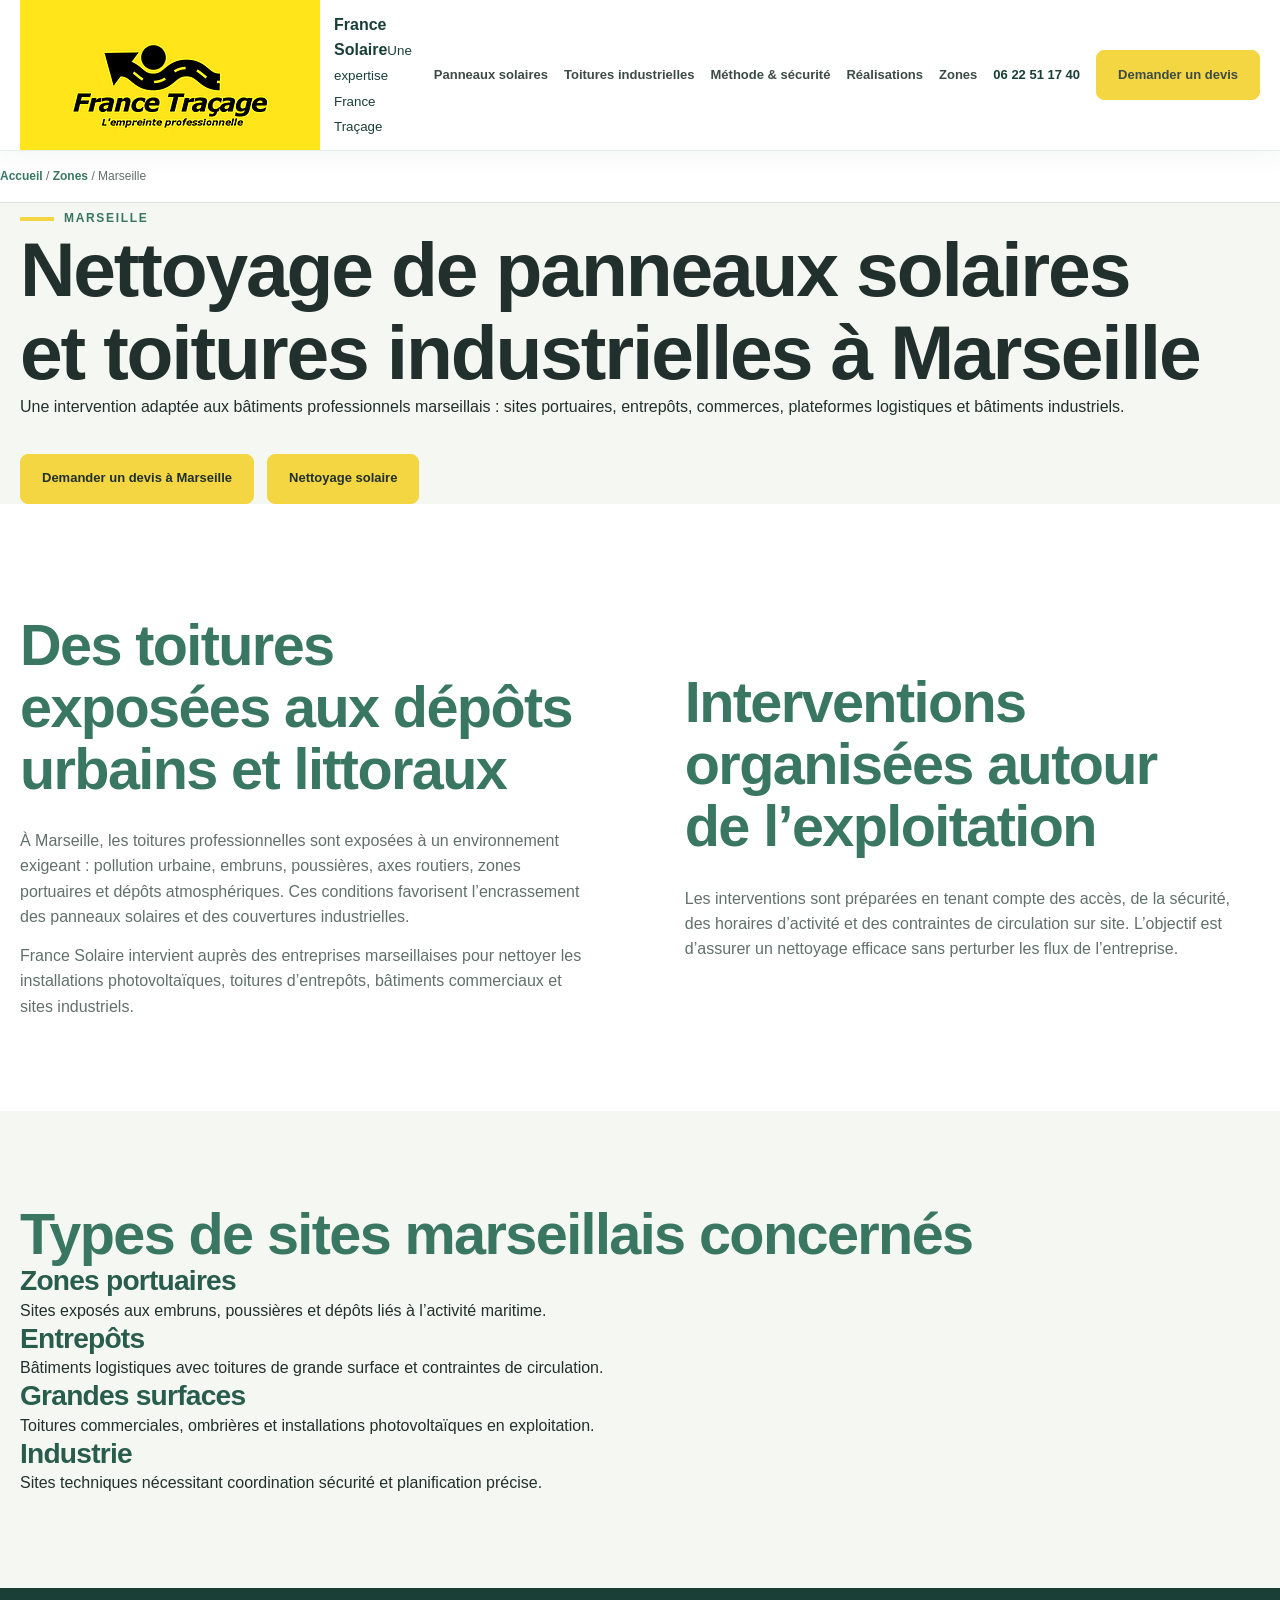
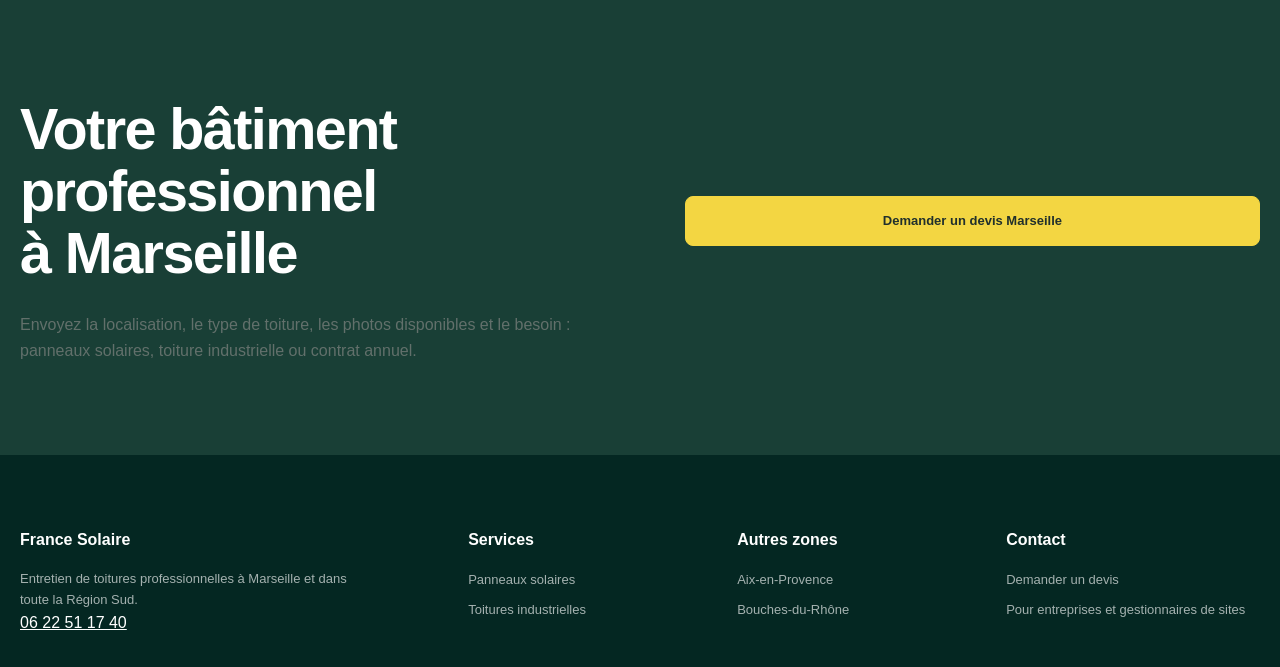
<file: zones-intervention/marseille/index.html>
<!doctype html>
<html lang="fr">
<head>
  <meta charset="utf-8">
  <meta name="viewport" content="width=device-width, initial-scale=1">
  <title>Nettoyage panneaux solaires Marseille | France Solaire</title>
  <meta name="description" content="Nettoyage de panneaux solaires et toitures professionnelles à Marseille : entrepôts, sites portuaires, commerces et bâtiments industriels.">
  <link rel="icon" href="/assets/france-roof-cooling-logo.png?v=1" type="image/png">
  <link rel="canonical" href="https://france-solaire-paca.vercel.app/zones-intervention/marseille/">
  <link rel="stylesheet" href="/assets/styles.css?v=17">
  <script type="application/ld+json">
  {
    "@context": "https://schema.org",
    "@type": "Service",
    "name": "Nettoyage panneaux solaires et toitures industrielles à Marseille",
    "provider": {"@id": "https://france-solaire-paca.vercel.app/#business"},
    "areaServed": "Marseille"
  }
  </script>
</head>
<body>
  <a class="skip-link" href="#contenu">Aller au contenu</a>
  <header class="site-header">
    <nav class="nav" aria-label="Navigation principale">
      <a class="brand brand-affiliated" href="/" aria-label="France Solaire, une expertise France Traçage">
        <img class="parent-brand-logo" src="/assets/france-tracage-logo.png" alt="">
        <span class="brand-copy"><strong>France Solaire</strong><small>Une expertise France Traçage</small></span>
      </a>
      <div class="nav-links">
        <a href="/nettoyage-panneaux-solaires/">Panneaux solaires</a>
        <a href="/nettoyage-toitures-industrielles/">Toitures industrielles</a>
        <a href="/methode-securite/">Méthode & sécurité</a>
        <a href="/realisations/">Réalisations</a>
        <a href="/zones-intervention/">Zones</a>
        <a class="phone-link" href="tel:+33622511740" aria-label="Appeler France Solaire au 06 22 51 17 40">06 22 51 17 40</a>
        <a class="button" href="/contact/">Demander un devis</a>
      </div>
    </nav>
  </header>
  <main id="contenu">
    <div class="breadcrumb"><a href="/">Accueil</a> / <a href="/zones-intervention/">Zones</a> / Marseille</div>
    <section class="page-header">
      <div class="section-inner">
        <span class="kicker">Marseille</span>
        <h1>Nettoyage de panneaux solaires et toitures industrielles à Marseille</h1>
        <p class="lead">Une intervention adaptée aux bâtiments professionnels marseillais : sites portuaires, entrepôts, commerces, plateformes logistiques et bâtiments industriels.</p>
        <div class="cta-row">
          <a class="button" href="/contact/">Demander un devis à Marseille</a>
          <a class="button secondary" href="/nettoyage-panneaux-solaires/">Nettoyage solaire</a>
        </div>
      </div>
    </section>

    <section class="band white">
      <div class="section-inner two-col">
        <div>
          <h2>Des toitures exposées aux dépôts urbains et littoraux</h2>
          <p>À Marseille, les toitures professionnelles sont exposées à un environnement exigeant : pollution urbaine, embruns, poussières, axes routiers, zones portuaires et dépôts atmosphériques. Ces conditions favorisent l’encrassement des panneaux solaires et des couvertures industrielles.</p>
          <p>France Solaire intervient auprès des entreprises marseillaises pour nettoyer les installations photovoltaïques, toitures d’entrepôts, bâtiments commerciaux et sites industriels.</p>
        </div>
        <div>
          <h2>Interventions organisées autour de l’exploitation</h2>
          <p>Les interventions sont préparées en tenant compte des accès, de la sécurité, des horaires d’activité et des contraintes de circulation sur site. L’objectif est d’assurer un nettoyage efficace sans perturber les flux de l’entreprise.</p>
        </div>
      </div>
    </section>

    <section class="band">
      <div class="section-inner">
        <h2>Types de sites marseillais concernés</h2>
        <div class="grid-4">
          <article class="card"><h3>Zones portuaires</h3><p>Sites exposés aux embruns, poussières et dépôts liés à l’activité maritime.</p></article>
          <article class="card"><h3>Entrepôts</h3><p>Bâtiments logistiques avec toitures de grande surface et contraintes de circulation.</p></article>
          <article class="card"><h3>Grandes surfaces</h3><p>Toitures commerciales, ombrières et installations photovoltaïques en exploitation.</p></article>
          <article class="card"><h3>Industrie</h3><p>Sites techniques nécessitant coordination sécurité et planification précise.</p></article>
        </div>
      </div>
    </section>

    <section class="band dark">
      <div class="section-inner two-col">
        <div>
          <h2>Votre bâtiment professionnel à Marseille</h2>
          <p class="muted">Envoyez la localisation, le type de toiture, les photos disponibles et le besoin : panneaux solaires, toiture industrielle ou contrat annuel.</p>
        </div>
        <a class="button" href="/contact/">Demander un devis Marseille</a>
      </div>
    </section>
  </main>
  <footer class="site-footer">
    <div class="section-inner footer-grid">
      <div><strong>France Solaire</strong><p class="small">Entretien de toitures professionnelles à Marseille et dans toute la Région Sud.</p>
        <a class="footer-phone" href="tel:+33622511740">06 22 51 17 40</a></div>
      <div><strong>Services</strong><ul class="footer-list small"><li><a href="/nettoyage-panneaux-solaires/">Panneaux solaires</a></li><li><a href="/nettoyage-toitures-industrielles/">Toitures industrielles</a></li></ul></div>
      <div><strong>Autres zones</strong><ul class="footer-list small"><li><a href="/zones-intervention/aix-en-provence/">Aix-en-Provence</a></li><li><a href="/zones-intervention/bouches-du-rhone/">Bouches-du-Rhône</a></li></ul></div>
      <div><strong>Contact</strong><ul class="footer-list small"><li><a href="/contact/">Demander un devis</a></li><li>Pour entreprises et gestionnaires de sites</li></ul></div>
    </div>
  </footer>
</body>
</html>
</file>
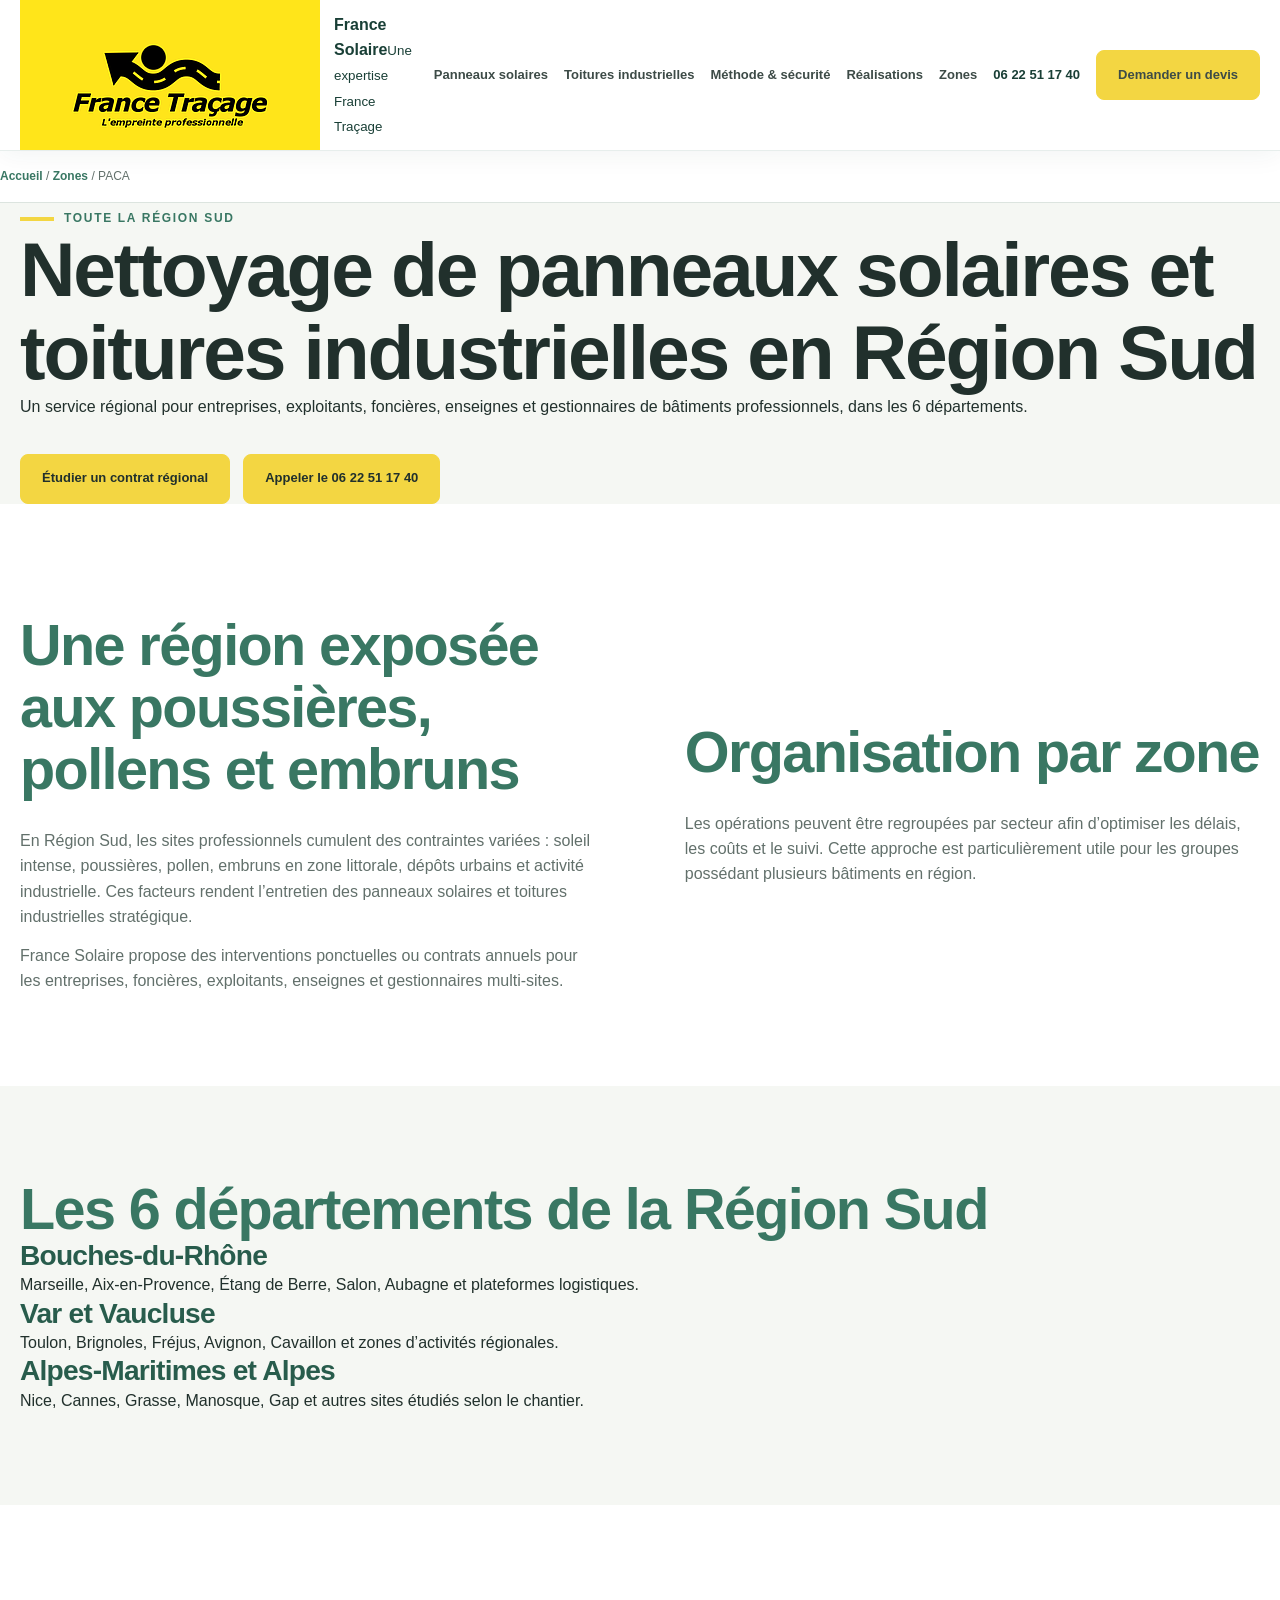
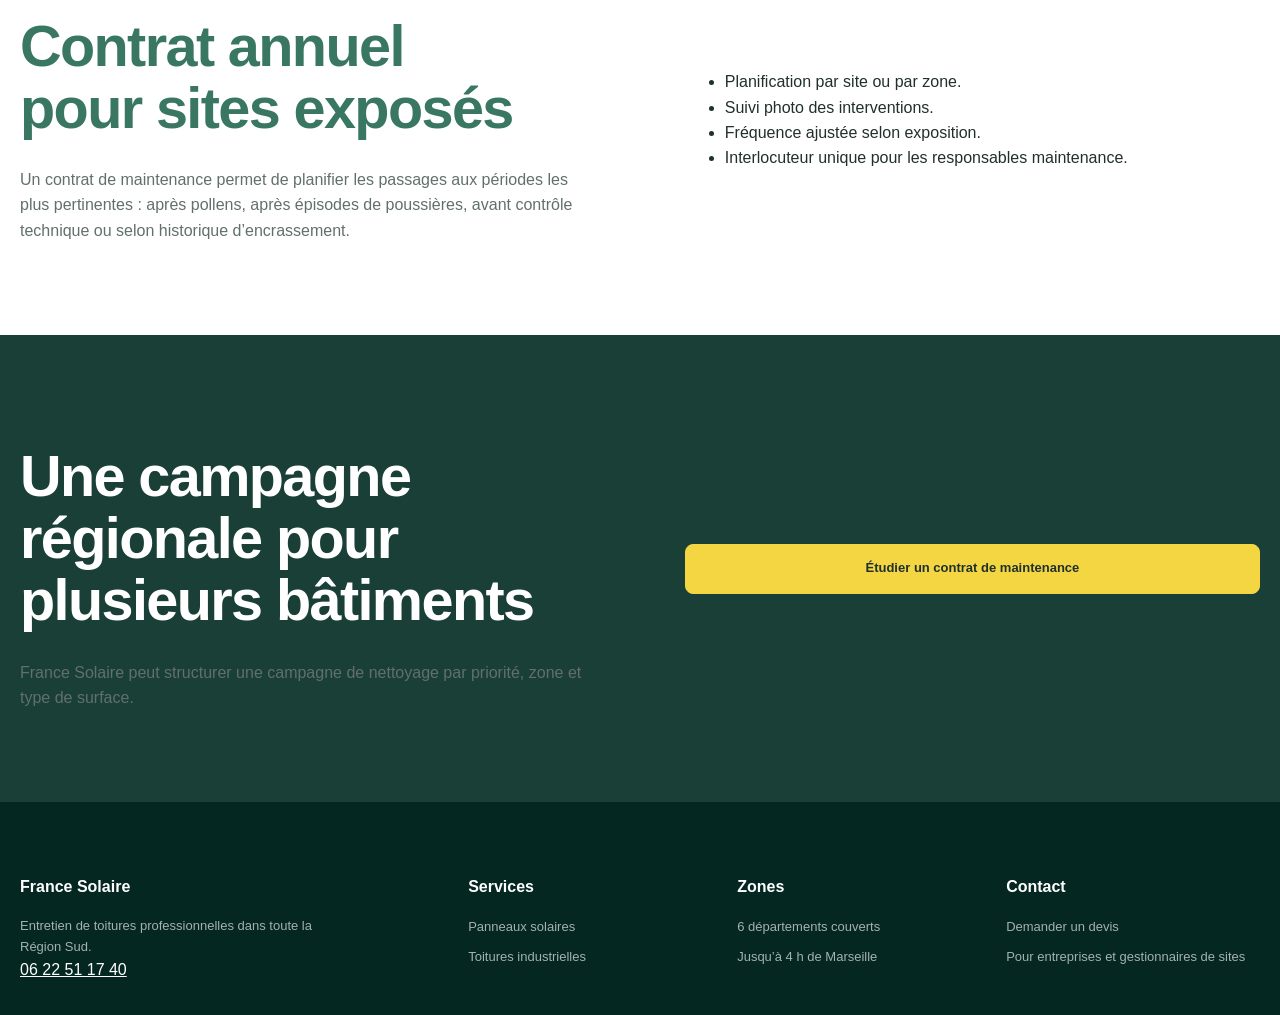
<file: zones-intervention/paca/index.html>
<!doctype html>
<html lang="fr">
<head>
  <meta charset="utf-8">
  <meta name="viewport" content="width=device-width, initial-scale=1">
  <title>Nettoyage panneaux solaires Région Sud | France Solaire</title>
  <meta name="description" content="Nettoyage professionnel dans toute la Région Sud pour panneaux solaires, toitures industrielles, sites logistiques et bâtiments d’entreprise.">
  <link rel="icon" href="/assets/france-roof-cooling-logo.png?v=1" type="image/png">
  <link rel="canonical" href="https://france-solaire-paca.vercel.app/zones-intervention/paca/">
  <link rel="stylesheet" href="/assets/styles.css?v=17">
  <script type="application/ld+json">
  {
    "@context": "https://schema.org",
    "@type": "Service",
    "name": "Nettoyage panneaux solaires et toitures industrielles en Région Sud",
    "provider": {"@id": "https://france-solaire-paca.vercel.app/#business"},
    "areaServed": "Provence-Alpes-Côte d’Azur"
  }
  </script>
</head>
<body>
  <a class="skip-link" href="#contenu">Aller au contenu</a>
  <header class="site-header">
    <nav class="nav" aria-label="Navigation principale">
      <a class="brand brand-affiliated" href="/" aria-label="France Solaire, une expertise France Traçage">
        <img class="parent-brand-logo" src="/assets/france-tracage-logo.png" alt="">
        <span class="brand-copy"><strong>France Solaire</strong><small>Une expertise France Traçage</small></span>
      </a>
      <div class="nav-links">
        <a href="/nettoyage-panneaux-solaires/">Panneaux solaires</a>
        <a href="/nettoyage-toitures-industrielles/">Toitures industrielles</a>
        <a href="/methode-securite/">Méthode & sécurité</a>
        <a href="/realisations/">Réalisations</a>
        <a href="/zones-intervention/">Zones</a>
        <a class="phone-link" href="tel:+33622511740" aria-label="Appeler France Solaire au 06 22 51 17 40">06 22 51 17 40</a>
        <a class="button" href="/contact/">Demander un devis</a>
      </div>
    </nav>
  </header>
  <main id="contenu">
    <div class="breadcrumb"><a href="/">Accueil</a> / <a href="/zones-intervention/">Zones</a> / PACA</div>
    <section class="page-header">
      <div class="section-inner">
        <span class="kicker">Toute la Région Sud</span>
        <h1>Nettoyage de panneaux solaires et toitures industrielles en Région Sud</h1>
        <p class="lead">Un service régional pour entreprises, exploitants, foncières, enseignes et gestionnaires de bâtiments professionnels, dans les 6 départements.</p>
        <div class="cta-row">
          <a class="button" href="/contact/">Étudier un contrat régional</a>
          <a class="button secondary" href="tel:+33622511740">Appeler le 06 22 51 17 40</a>
        </div>
      </div>
    </section>

    <section class="band white">
      <div class="section-inner two-col">
        <div>
          <h2>Une région exposée aux poussières, pollens et embruns</h2>
          <p>En Région Sud, les sites professionnels cumulent des contraintes variées : soleil intense, poussières, pollen, embruns en zone littorale, dépôts urbains et activité industrielle. Ces facteurs rendent l’entretien des panneaux solaires et toitures industrielles stratégique.</p>
          <p>France Solaire propose des interventions ponctuelles ou contrats annuels pour les entreprises, foncières, exploitants, enseignes et gestionnaires multi-sites.</p>
        </div>
        <div>
          <h2>Organisation par zone</h2>
          <p>Les opérations peuvent être regroupées par secteur afin d’optimiser les délais, les coûts et le suivi. Cette approche est particulièrement utile pour les groupes possédant plusieurs bâtiments en région.</p>
        </div>
      </div>
    </section>

    <section class="band">
      <div class="section-inner">
        <h2>Les 6 départements de la Région Sud</h2>
        <div class="grid-3">
          <article class="card"><h3>Bouches-du-Rhône</h3><p>Marseille, Aix-en-Provence, Étang de Berre, Salon, Aubagne et plateformes logistiques.</p></article>
          <article class="card"><h3>Var et Vaucluse</h3><p>Toulon, Brignoles, Fréjus, Avignon, Cavaillon et zones d’activités régionales.</p></article>
          <article class="card"><h3>Alpes-Maritimes et Alpes</h3><p>Nice, Cannes, Grasse, Manosque, Gap et autres sites étudiés selon le chantier.</p></article>
        </div>
      </div>
    </section>

    <section class="band white">
      <div class="section-inner two-col">
        <div>
          <h2>Contrat annuel pour sites exposés</h2>
          <p>Un contrat de maintenance permet de planifier les passages aux périodes les plus pertinentes : après pollens, après épisodes de poussières, avant contrôle technique ou selon historique d’encrassement.</p>
        </div>
        <ul class="list">
          <li>Planification par site ou par zone.</li>
          <li>Suivi photo des interventions.</li>
          <li>Fréquence ajustée selon exposition.</li>
          <li>Interlocuteur unique pour les responsables maintenance.</li>
        </ul>
      </div>
    </section>

    <section class="band dark">
      <div class="section-inner two-col">
        <div>
          <h2>Une campagne régionale pour plusieurs bâtiments</h2>
          <p class="muted">France Solaire peut structurer une campagne de nettoyage par priorité, zone et type de surface.</p>
        </div>
        <a class="button" href="/contact/">Étudier un contrat de maintenance</a>
      </div>
    </section>
  </main>
  <footer class="site-footer">
    <div class="section-inner footer-grid">
      <div><strong>France Solaire</strong><p class="small">Entretien de toitures professionnelles dans toute la Région Sud.</p>
        <a class="footer-phone" href="tel:+33622511740">06 22 51 17 40</a></div>
      <div><strong>Services</strong><ul class="footer-list small"><li><a href="/nettoyage-panneaux-solaires/">Panneaux solaires</a></li><li><a href="/nettoyage-toitures-industrielles/">Toitures industrielles</a></li></ul></div>
      <div><strong>Zones</strong><ul class="footer-list small"><li>6 départements couverts</li><li>Jusqu’à 4 h de Marseille</li></ul></div>
      <div><strong>Contact</strong><ul class="footer-list small"><li><a href="/contact/">Demander un devis</a></li><li>Pour entreprises et gestionnaires de sites</li></ul></div>
    </div>
  </footer>
</body>
</html>
</file>
<file: assets/styles.css>
:root {
  --forest: #397763;
  --forest-dark: #285c4c;
  --forest-deep: #193f36;
  --mint: #83b7a6;
  --signal: #f3d642;
  --tracage-yellow: #ffe51a;
  --ink: #21302c;
  --muted: #62706b;
  --paper: #f5f7f3;
  --white: #ffffff;
  --line: #dce4df;
  --max: 1240px;
  --shadow: 0 18px 55px rgba(25, 63, 54, .12);
}

* {
  box-sizing: border-box;
}

html {
  scroll-behavior: smooth;
}

body {
  margin: 0;
  background: var(--paper);
  color: var(--ink);
  font-family: Inter, "Helvetica Neue", Arial, sans-serif;
  font-size: 16px;
  line-height: 1.58;
  -webkit-font-smoothing: antialiased;
}

body.menu-open {
  overflow: hidden;
}

a {
  color: inherit;
}

img {
  display: block;
  width: 100%;
  max-width: 100%;
  height: auto;
}

figure,
p {
  margin: 0;
}

p + p {
  margin-top: 14px;
}

h1,
h2,
h3 {
  margin: 0;
  font-family: Inter, "Helvetica Neue", Arial, sans-serif;
  line-height: 1.08;
  letter-spacing: -.028em;
  text-wrap: balance;
}

h1 {
  font-size: clamp(3rem, 6vw, 5.7rem);
  font-weight: 600;
}

h2 {
  color: var(--forest);
  font-size: clamp(2.15rem, 4.5vw, 4.1rem);
  font-weight: 700;
}

h3 {
  color: var(--forest-dark);
  font-size: clamp(1.4rem, 2.2vw, 1.9rem);
  font-weight: 700;
  line-height: 1.15;
}

.skip-link {
  position: fixed;
  top: 8px;
  left: -1000px;
  z-index: 100;
  padding: 10px 16px;
  background: var(--signal);
  color: var(--ink);
  font-weight: 800;
}

.skip-link:focus {
  left: 8px;
}

.site-header {
  position: sticky;
  top: 0;
  z-index: 20;
  background: rgba(255, 255, 255, .97);
  border-bottom: 1px solid rgba(57, 119, 99, .12);
  box-shadow: 0 5px 24px rgba(25, 63, 54, .05);
  backdrop-filter: blur(12px);
}

.nav {
  display: flex;
  align-items: center;
  justify-content: space-between;
  width: min(100% - 40px, var(--max));
  min-height: 88px;
  margin: 0 auto;
  gap: 28px;
}

.brand {
  display: flex;
  align-items: center;
  min-width: 310px;
  gap: 14px;
  color: var(--forest-deep);
  text-decoration: none;
}

.brand-mark,
.diagram-logo {
  position: relative;
  flex: 0 0 auto;
  border-radius: 7px;
  background: var(--tracage-yellow);
  isolation: isolate;
  overflow: hidden;
}

.brand-mark::before,
.diagram-logo::before {
  position: absolute;
  inset: 0;
  background: url("/assets/france-roof-cooling-logo-clean.png") center / cover no-repeat;
  content: "";
  filter: grayscale(1) brightness(1.75) contrast(3);
  mix-blend-mode: multiply;
}

.brand-mark {
  display: block;
  width: 184px;
  height: 74px;
}

.brand-home {
  display: block;
  flex: 0 0 auto;
  text-decoration: none;
}

.brand-endorsement {
  display: grid;
  max-width: 105px;
  padding-left: 13px;
  border-left: 1px solid var(--line);
  color: var(--muted);
  font-size: 9px;
  font-weight: 750;
  line-height: 1.3;
  letter-spacing: .06em;
  text-decoration: none;
  text-transform: uppercase;
}

.brand-endorsement strong {
  margin-top: 3px;
  color: var(--forest-deep);
  font-size: 12px;
  font-weight: 900;
  letter-spacing: -.01em;
}

.brand-endorsement:hover,
.brand-endorsement:focus-visible,
.brand-endorsement:hover strong,
.brand-endorsement:focus-visible strong {
  color: var(--forest);
}

.nav-links {
  display: flex;
  align-items: center;
  justify-content: flex-end;
  gap: 16px;
}

.nav-links > a {
  color: #3d4b47;
  font-size: 13px;
  font-weight: 750;
  text-decoration: none;
  white-space: nowrap;
}

.nav-links > a:hover,
.nav-links > a:focus-visible,
.nav-links > a[aria-current="page"] {
  color: var(--forest);
}

.menu-toggle {
  display: none;
  width: 48px;
  height: 48px;
  padding: 0;
  border: 0;
  background: var(--forest);
  color: var(--white);
  font: inherit;
  font-size: 0;
  cursor: pointer;
}

.menu-toggle::before,
.menu-toggle::after {
  content: "";
  display: block;
  width: 21px;
  height: 2px;
  margin: 6px auto;
  background: currentColor;
}

.button,
button[type="submit"] {
  display: inline-flex;
  align-items: center;
  justify-content: center;
  min-height: 50px;
  padding: 13px 21px;
  border: 1px solid var(--signal);
  border-radius: 8px;
  background: var(--signal);
  color: var(--ink);
  font: inherit;
  font-size: 13px;
  font-weight: 750;
  letter-spacing: 0;
  text-decoration: none;
  white-space: nowrap;
  cursor: pointer;
  transition: .2s ease;
}

.button:hover,
.button:focus-visible,
button[type="submit"]:hover,
button[type="submit"]:focus-visible {
  background: #ffe34f;
  transform: translateY(-2px);
}

.button.dark {
  border-color: var(--forest-deep);
  background: var(--forest-deep);
  color: var(--white);
}

.button.dark:hover,
.button.dark:focus-visible {
  border-color: var(--forest);
  background: var(--forest);
}

.button.outline {
  border-color: rgba(255, 255, 255, .6);
  background: transparent;
  color: var(--white);
}

.button.outline:hover,
.button.outline:focus-visible {
  border-color: var(--white);
  background: var(--white);
  color: var(--forest-deep);
}

.nav-links .nav-cta {
  color: var(--ink);
}

.phone-link {
  color: var(--forest-deep) !important;
  font-weight: 900 !important;
}

.nav-phones {
  display: grid;
  gap: 2px;
  padding-left: 14px;
  border-left: 1px solid var(--line);
}

.nav-phones a {
  color: var(--forest-deep);
  font-size: 11px;
  font-weight: 900;
  line-height: 1.2;
  text-decoration: none;
  white-space: nowrap;
}

.section-inner {
  width: min(100% - 40px, var(--max));
  margin: 0 auto;
}

.eyebrow,
.kicker {
  display: inline-flex;
  align-items: center;
  gap: 10px;
  color: var(--forest);
  font-size: 12px;
  font-weight: 900;
  letter-spacing: .14em;
  text-transform: uppercase;
}

.eyebrow::before,
.kicker::before {
  content: "";
  width: 34px;
  height: 4px;
  background: var(--signal);
}

.kicker.light,
.eyebrow.light {
  color: var(--white);
}

.hero {
  position: relative;
  min-height: 690px;
  background: var(--forest-deep);
  color: var(--white);
  overflow: hidden;
}

.hero-slides,
.hero-slide {
  position: absolute;
  inset: 0;
}

.hero-slides {
  z-index: 0;
}

.hero-slide {
  background-position: center;
  background-size: cover;
  opacity: 0;
  transform: scale(1.03);
  transition: opacity 1.2s ease, transform 6.5s ease;
}

.hero-slide.is-active {
  opacity: 1;
  transform: scale(1);
}

.hero-slide-wide {
  background-image: url("/assets/hero-industrial-roofcool.jpg");
}

.hero-slide-team {
  background-image: url("/assets/hero-roofcool-team-wide.jpg");
}

.hero-slide-public {
  background-image: url("/assets/hero-roofcool-public-wide.jpg");
}

.hero::before {
  content: "";
  position: absolute;
  inset: 0;
  z-index: 1;
  background: linear-gradient(180deg, rgba(23, 54, 47, .62) 0%, rgba(23, 54, 47, .7) 52%, rgba(23, 54, 47, .76) 100%);
}

.pro-hero::before {
  background: linear-gradient(180deg, rgba(23, 54, 47, .6) 0%, rgba(23, 54, 47, .68) 52%, rgba(23, 54, 47, .76) 100%);
}

.hero::after {
  content: none;
}

.hero-inner {
  position: relative;
  z-index: 2;
  display: flex;
  align-items: center;
  min-height: 690px;
  padding: 75px 0 145px;
}

.hero-copy {
  max-width: 900px;
  margin: 0 auto;
  text-align: center;
}

.hero h1 {
  max-width: 880px;
  margin: 27px auto;
  color: var(--white);
  font-weight: 400;
}

.hero h1 strong {
  color: var(--white);
  font-weight: 700;
}

.hero .lead {
  max-width: 720px;
  margin-right: auto;
  margin-left: auto;
  color: rgba(255, 255, 255, .88);
  font-size: clamp(1.12rem, 2vw, 1.4rem);
  line-height: 1.45;
}

.cta-row {
  display: flex;
  flex-wrap: wrap;
  align-items: center;
  gap: 13px;
  margin-top: 34px;
}

.hero .cta-row {
  justify-content: center;
}

.hero-proof {
  position: absolute;
  bottom: 0;
  left: 50%;
  z-index: 2;
  display: grid;
  grid-template-columns: repeat(3, 1fr);
  width: min(100% - 40px, var(--max));
  transform: translateX(-50%);
  background: var(--white);
  color: var(--ink);
  box-shadow: var(--shadow);
  border-radius: 14px 14px 0 0;
  overflow: hidden;
}

.proof-item {
  min-height: 116px;
  padding: 25px 27px;
  border-right: 1px solid var(--line);
}

.proof-item:last-child {
  border-right: 0;
}

.proof-item strong {
  display: block;
  color: var(--forest);
  font-size: 29px;
  line-height: 1;
}

.proof-item span {
  display: block;
  margin-top: 9px;
  color: var(--muted);
  font-size: 12px;
  font-weight: 750;
  line-height: 1.35;
  text-transform: uppercase;
}

.proof-french {
  display: grid;
  grid-template-columns: 58px minmax(0, 1fr);
  align-items: center;
  gap: 16px;
}

.proof-french .france-icon {
  display: grid;
  place-items: center;
  margin: 0;
}

.proof-french-copy {
  min-width: 0;
}

.proof-french-copy > span {
  margin: 0 0 7px;
  color: var(--forest);
  font-size: 10px;
  letter-spacing: .09em;
}

.proof-french-copy strong {
  white-space: nowrap;
}

.funding-section {
  padding: 80px 0;
  background: #eaf1ed;
  color: var(--ink);
}

.funding-heading {
  display: grid;
  grid-template-columns: minmax(0, 1fr) auto;
  align-items: end;
  gap: 50px;
  margin-bottom: 32px;
}

.funding-heading h2 {
  max-width: 950px;
  margin-top: 18px;
  color: var(--forest-dark);
}

.funding-grid {
  display: grid;
  grid-template-columns: repeat(2, minmax(0, 1fr)) minmax(260px, .72fr);
  gap: 18px;
  background: transparent;
  border: 0;
}

.funding-card,
.funding-note {
  min-height: 245px;
  padding: 30px;
  background: var(--white);
  border: 1px solid var(--line);
  border-radius: 14px;
  box-shadow: 0 12px 32px rgba(25, 63, 54, .06);
}

.funding-card h3 {
  margin: 22px 0 17px;
  color: var(--forest-dark);
}

.funding-card p,
.funding-note p {
  color: var(--muted);
  font-size: 14px;
}

.funding-label {
  color: var(--forest);
  font-size: 11px;
  font-weight: 900;
  letter-spacing: .1em;
  text-transform: uppercase;
}

.funding-card a {
  display: inline-block;
  margin-top: 24px;
  color: var(--forest);
  font-size: 12px;
  font-weight: 850;
  text-decoration: none;
}

.story-grid .image-stack .main-image {
  width: 100%;
}

.funding-note {
  display: flex;
  flex-direction: column;
  justify-content: center;
  background: #fbf4cd;
  color: var(--forest-deep);
}

.funding-note strong {
  font-size: 22px;
  line-height: 1.15;
}

.funding-note p {
  margin-top: 15px;
  color: var(--muted);
}

.funding-section .kicker.light,
.funding-section .eyebrow.light {
  color: var(--forest);
}

.funding-section .button {
  border-color: var(--forest-deep);
  background: var(--forest-deep);
  color: var(--white);
}

.funding-intro {
  max-width: 760px;
  margin-top: 20px;
  color: var(--muted);
}

.band {
  padding: 92px 0;
}

.band.white {
  background: var(--white);
}

.band.green {
  background: var(--forest);
  color: var(--white);
}

.band.dark {
  background: var(--forest-deep);
  color: var(--white);
}

.band.green h2,
.band.dark h2,
.band.green h3,
.band.dark h3 {
  color: var(--white);
}

.section-heading {
  display: grid;
  grid-template-columns: minmax(0, 1.15fr) minmax(300px, .6fr);
  align-items: end;
  gap: 60px;
  margin-bottom: 58px;
}

.section-heading h2 {
  max-width: 850px;
  margin-top: 18px;
}

.section-heading > p {
  color: var(--muted);
  font-size: 17px;
}

.story-grid,
.two-col {
  display: grid;
  grid-template-columns: repeat(2, minmax(0, 1fr));
  gap: clamp(42px, 7vw, 96px);
  align-items: center;
}

.story-grid h2,
.two-col h2 {
  margin: 18px 0 28px;
}

.story-grid p,
.two-col p {
  color: var(--muted);
}

.image-stack {
  position: relative;
  min-height: 590px;
}

.image-stack .main-image {
  width: 84%;
  height: 540px;
  object-fit: cover;
}

.image-stack .small-image {
  position: absolute;
  right: 0;
  bottom: 0;
  width: 48%;
  height: 265px;
  border: 14px solid var(--white);
  object-fit: cover;
}

.image-stack .number-badge {
  position: absolute;
  right: 0;
  top: 0;
  display: grid;
  place-items: center;
  width: 132px;
  height: 132px;
  background: var(--signal);
  color: var(--forest-deep);
  font-size: 43px;
  font-weight: 900;
}

.photo-diagram-stage {
  position: relative;
  min-height: 615px;
  padding: 24px 0 84px 28px;
  border-radius: 18px;
  background: #72a990;
}

.photo-diagram-stage .roof-photo {
  width: calc(100% - 28px);
  height: 510px;
  margin-left: auto;
  border-radius: 10px 0 0 10px;
  object-fit: cover;
  box-shadow: 0 15px 36px rgba(25, 63, 54, .14);
}

.cooling-diagram {
  position: absolute;
  bottom: 0;
  left: -10px;
  width: min(65%, 390px);
  min-width: 335px;
  padding: 18px 18px 16px;
  border: 1px solid rgba(57, 119, 99, .16);
  border-radius: 18px;
  background: rgba(255, 255, 255, .98);
  color: var(--ink);
  box-shadow: 0 20px 50px rgba(25, 63, 54, .18);
}

.diagram-brand {
  display: flex;
  align-items: center;
  justify-content: space-between;
  gap: 14px;
}

.diagram-brand span {
  color: var(--forest-dark);
  font-size: 11px;
  font-weight: 900;
  letter-spacing: .04em;
  text-transform: uppercase;
}

.diagram-logo {
  width: 150px;
  height: 58px;
  border-radius: 6px;
}

.diagram-scene {
  position: relative;
  height: 230px;
  margin-top: 10px;
  overflow: hidden;
  border-radius: 10px;
  background: linear-gradient(180deg, #f9fbfa 0 58%, #eef3f0 58% 100%);
}

.diagram-sun {
  position: absolute;
  top: 31px;
  left: 25px;
  width: 48px;
  height: 48px;
  border: 7px solid #fff1ad;
  border-radius: 50%;
  background: #ef9e35;
  box-shadow: 0 0 0 7px #f7c54f;
}

.diagram-label {
  position: absolute;
  z-index: 4;
  color: #55635e;
  font-size: 9px;
  font-weight: 750;
  line-height: 1.2;
}

.solar-label {
  top: 8px;
  left: 11px;
  max-width: none;
  white-space: nowrap;
}

.reflection-label {
  top: 8px;
  right: 11px;
  max-width: 110px;
  color: var(--forest);
  text-align: right;
}

.solar-ray,
.reflection-ray {
  position: absolute;
  z-index: 2;
  width: 92px;
  height: 2px;
  border-top: 2px dashed #dda03c;
  transform-origin: left center;
}

.solar-ray::after,
.reflection-ray::after {
  content: "";
  position: absolute;
  top: -5px;
  right: -1px;
  width: 8px;
  height: 8px;
  border-top: 2px solid currentColor;
  border-right: 2px solid currentColor;
  transform: rotate(45deg);
}

.solar-ray {
  color: #dda03c;
  transform: rotate(49deg);
}

.ray-one { top: 75px; left: 54px; }
.ray-two { top: 68px; left: 75px; transform: rotate(57deg); }
.ray-three { top: 87px; left: 38px; transform: rotate(42deg); }

.reflection-ray {
  width: 68px;
  color: #5e9f8b;
  border-color: #5e9f8b;
  transform: rotate(-55deg);
}

.reflection-one { top: 123px; left: 197px; }
.reflection-two { top: 127px; left: 224px; transform: rotate(-47deg); }

.diagram-building {
  position: absolute;
  bottom: 22px;
  left: 50%;
  z-index: 3;
  width: 185px;
  height: 91px;
  transform: translateX(-50%);
}

.building-roof {
  position: absolute;
  top: 0;
  left: 7px;
  z-index: 3;
  width: 153px;
  height: 37px;
  background: #fff;
  border: 5px solid #5ba892;
  transform: skewX(-31deg);
  box-shadow: 0 7px 16px rgba(25, 63, 54, .12);
}

.building-front {
  position: absolute;
  top: 34px;
  left: 20px;
  width: 124px;
  height: 56px;
  background: #cfd9d5;
}

.building-side {
  position: absolute;
  top: 34px;
  left: 144px;
  width: 32px;
  height: 56px;
  background: #aebcb7;
  transform: skewY(-28deg);
  transform-origin: left top;
}

.diagram-building i {
  position: absolute;
  top: 51px;
  z-index: 4;
  width: 20px;
  height: 25px;
  background: #64ac9b;
}

.diagram-building i:nth-of-type(1) { left: 34px; }
.diagram-building i:nth-of-type(2) { left: 70px; }
.diagram-building i:nth-of-type(3) { left: 106px; }

.heat-arrow {
  position: absolute;
  z-index: 5;
  top: 134px;
  color: #7b8a85;
  font-size: 18px;
  line-height: 1;
}

.heat-one { left: 46%; }
.heat-two { left: 54%; }

.diagram-data {
  display: grid;
  grid-template-columns: repeat(3, minmax(0, 1fr));
  margin-top: 10px;
  overflow: hidden;
  border: 1px solid var(--line);
  border-radius: 8px;
  background: #f7faf8;
}

.diagram-data div {
  min-width: 0;
  padding: 9px 8px;
  border-right: 1px solid var(--line);
}

.diagram-data div:last-child {
  border-right: 0;
}

.diagram-data strong {
  display: block;
  color: var(--forest-dark);
  font-size: 13px;
  line-height: 1;
  white-space: nowrap;
}

.diagram-data span {
  display: block;
  margin-top: 5px;
  color: var(--muted);
  font-size: 7.5px;
  font-weight: 800;
  line-height: 1.2;
  text-transform: uppercase;
}

.cooling-diagram > p {
  margin-top: 11px;
  color: var(--muted);
  font-size: 11px;
  line-height: 1.4;
}

.cooling-diagram > p strong {
  color: var(--forest-dark);
}

.check-list,
.plain-list,
.footer-list {
  margin: 25px 0 0;
  padding: 0;
  list-style: none;
}

.check-list li {
  position: relative;
  padding: 14px 0 14px 35px;
  border-bottom: 1px solid var(--line);
  color: #3d4b47;
  font-weight: 700;
}

.check-list li::before {
  content: "✓";
  position: absolute;
  left: 0;
  color: var(--forest);
  font-weight: 950;
}

.text-link {
  display: inline-flex;
  align-items: center;
  gap: 10px;
  margin-top: 25px;
  color: var(--forest);
  font-size: 13px;
  font-weight: 900;
  letter-spacing: .04em;
  text-decoration: none;
  text-transform: uppercase;
}

.text-link::after {
  content: "→";
  font-size: 19px;
  transition: transform .2s ease;
}

.text-link:hover::after,
.text-link:focus-visible::after {
  transform: translateX(5px);
}

.text-link.light {
  color: var(--white);
}

.inline-link {
  color: var(--forest-dark);
  font-weight: 800;
  text-decoration-thickness: 1px;
  text-underline-offset: 3px;
}

.inline-link:hover,
.inline-link:focus-visible {
  color: var(--forest);
}

.french-product-proof {
  display: grid;
  grid-template-columns: 58px minmax(0, 1fr);
  align-items: center;
  gap: 16px;
  margin: 26px 0 4px;
  padding: 17px 18px;
  border: 1px solid var(--line);
  border-radius: 10px;
  background: var(--white);
  box-shadow: 0 10px 28px rgba(25, 63, 54, .08);
}

.france-icon {
  display: grid;
  place-items: center;
  width: 58px;
  height: 58px;
  border: 1px solid #dce5e1;
  border-radius: 50%;
  background: #f6f8f7;
}

.france-icon::before {
  display: block;
  width: 34px;
  height: 23px;
  border-radius: 3px;
  background: linear-gradient(90deg, #0055a4 0 33.333%, #fff 33.333% 66.666%, #ef4135 66.666% 100%);
  box-shadow: 0 2px 7px rgba(25, 63, 54, .16);
  content: "";
}

.french-product-copy {
  display: grid;
  grid-template-columns: auto minmax(0, 1fr);
  align-items: center;
  gap: 3px 13px;
}

.french-product-copy > span {
  grid-column: 1 / -1;
  color: var(--forest);
  font-size: 9px;
  font-weight: 900;
  letter-spacing: .09em;
  text-transform: uppercase;
}

.french-product-copy strong {
  color: var(--forest-deep);
  font-size: 24px;
  line-height: 1;
  white-space: nowrap;
}

.french-product-copy small {
  color: var(--muted);
  font-size: 10.5px;
  font-weight: 700;
  line-height: 1.25;
}

.sector-grid,
.support-grid,
.metric-grid,
.footer-grid {
  display: grid;
  grid-template-columns: repeat(3, minmax(0, 1fr));
}

.sector-card {
  position: relative;
  min-height: 470px;
  padding: 35px;
  background: var(--forest-deep);
  color: var(--white);
  overflow: hidden;
}

.sector-card + .sector-card {
  border-left: 1px solid rgba(255,255,255,.22);
}

.sector-card::before {
  content: "";
  position: absolute;
  inset: 0;
  background: linear-gradient(0deg, rgba(3, 35, 31, .95), rgba(3, 35, 31, .1));
  z-index: 1;
}

.sector-card img {
  position: absolute;
  inset: 0;
  width: 100%;
  height: 100%;
  object-fit: cover;
  opacity: .76;
  transition: transform .5s ease;
}

.sector-card:hover img {
  transform: scale(1.035);
}

.sector-card-copy {
  position: absolute;
  right: 35px;
  bottom: 35px;
  left: 35px;
  z-index: 2;
}

.sector-card span {
  color: var(--signal);
  font-size: 12px;
  font-weight: 900;
}

.sector-card h3 {
  margin: 11px 0 15px;
  color: var(--white);
}

.sector-card p {
  color: rgba(255,255,255,.78);
  font-size: 14px;
}

.support-grid {
  gap: 18px;
}

.impact-grid {
  display: grid;
  grid-template-columns: repeat(4, minmax(0, 1fr));
  gap: 18px;
}

.support-card.impact-card {
  min-height: 260px;
  padding: 30px;
}

.support-card.impact-card .index {
  margin-bottom: 32px;
}

.support-card {
  min-height: 280px;
  padding: 35px;
  background: var(--white);
  border: 1px solid var(--line);
  border-top: 4px solid var(--forest);
  border-radius: 12px;
}

.support-card .index,
.value-card .index {
  display: block;
  margin-bottom: 55px;
  color: var(--mint);
  font-size: 14px;
  font-weight: 900;
}

.support-card p {
  margin-top: 15px;
  color: var(--muted);
}

.performance-panel {
  display: grid;
  grid-template-columns: minmax(0, .88fr) minmax(0, 1.12fr);
  min-height: 590px;
  background: var(--forest-deep);
  color: var(--white);
}

.performance-image {
  min-height: 470px;
}

.performance-image img {
  height: 100%;
  object-fit: cover;
}

.performance-copy {
  display: flex;
  flex-direction: column;
  justify-content: center;
  padding: clamp(45px, 7vw, 95px);
}

.performance-copy h2 {
  margin: 18px 0 28px;
  color: var(--white);
}

.performance-copy p {
  color: rgba(255,255,255,.76);
}

.metric-grid {
  grid-template-columns: repeat(2, minmax(0, 1fr));
  margin-top: 38px;
  border-top: 1px solid rgba(255,255,255,.2);
  border-left: 1px solid rgba(255,255,255,.2);
}

.metric {
  min-height: 120px;
  padding: 21px;
  border-right: 1px solid rgba(255,255,255,.2);
  border-bottom: 1px solid rgba(255,255,255,.2);
}

.metric strong {
  display: block;
  color: var(--signal);
  font-size: 31px;
  line-height: 1;
  white-space: nowrap;
}

.metric small {
  display: block;
  margin-bottom: 7px;
  color: rgba(255,255,255,.68);
  font-size: 10px;
  font-weight: 850;
  letter-spacing: .06em;
  line-height: 1;
  text-transform: uppercase;
}

.metric span {
  display: block;
  margin-top: 8px;
  color: rgba(255,255,255,.75);
  font-size: 12px;
  font-weight: 750;
  line-height: 1.3;
  text-transform: uppercase;
}

.note {
  margin-top: 22px;
  padding: 18px 21px;
  border-left: 5px solid var(--signal);
  background: rgba(255,255,255,.08);
  color: rgba(255,255,255,.72) !important;
  font-size: 13px;
}

.process-grid {
  display: grid;
  grid-template-columns: minmax(280px, .65fr) minmax(0, 1.35fr);
  gap: 80px;
  align-items: start;
}

.process-grid h2 {
  margin: 18px 0 25px;
}

.process-list {
  margin: 0;
  padding: 0;
  list-style: none;
  counter-reset: process;
}

.process-list li {
  display: grid;
  grid-template-columns: 82px 1fr;
  gap: 25px;
  padding: 29px 0;
  border-top: 1px solid rgba(255,255,255,.25);
  counter-increment: process;
}

.process-list li::before {
  content: "0" counter(process);
  color: var(--signal);
  font-size: 14px;
  font-weight: 950;
}

.process-list strong {
  display: block;
  margin-bottom: 7px;
  color: var(--white);
  font-size: 22px;
  line-height: 1.1;
}

.process-list p {
  color: rgba(255,255,255,.68);
  font-size: 14px;
}

.case-panel {
  display: grid;
  grid-template-columns: 1.1fr .9fr;
  background: var(--white);
  box-shadow: var(--shadow);
}

.case-media {
  position: relative;
  min-height: 520px;
  background:
    linear-gradient(rgba(6,47,42,.25), rgba(6,47,42,.25)),
    url("/assets/hero-industrial-roofcool.jpg") center / cover;
}

.pro-case-media {
  background:
    linear-gradient(rgba(6,47,42,.48), rgba(6,47,42,.48)),
    url("/assets/application-cool-roof.webp") center / cover;
}

.video-placeholder {
  position: absolute;
  inset: 28px;
  display: grid;
  place-items: center;
  border: 1px solid rgba(255,255,255,.72);
  color: var(--white);
  text-align: center;
}

.play-mark {
  display: grid;
  place-items: center;
  width: 88px;
  height: 88px;
  margin: 0 auto 18px;
  border-radius: 50%;
  background: var(--signal);
  color: var(--forest-deep);
  font-size: 24px;
}

.video-placeholder strong {
  display: block;
  font-size: 14px;
  letter-spacing: .08em;
  text-transform: uppercase;
}

.case-copy {
  padding: clamp(45px, 6vw, 80px);
}

.case-copy h2 {
  margin: 18px 0 28px;
}

.case-meta {
  display: grid;
  grid-template-columns: repeat(2, 1fr);
  margin-top: 35px;
  border-top: 1px solid var(--line);
}

.case-meta div {
  padding: 18px 12px 18px 0;
  border-bottom: 1px solid var(--line);
}

.case-meta strong,
.case-meta span {
  display: block;
}

.case-meta strong {
  color: var(--forest);
  font-size: 12px;
  letter-spacing: .08em;
  text-transform: uppercase;
}

.case-meta span {
  margin-top: 5px;
  color: var(--muted);
  font-size: 14px;
}

.trust-band {
  padding: 78px 0;
  background: var(--signal);
}

.trust-band-inner {
  display: grid;
  grid-template-columns: minmax(0, 1fr) auto;
  gap: 50px;
  align-items: center;
}

.trust-band h2 {
  max-width: 920px;
  color: var(--forest-deep);
  font-size: clamp(2rem, 4.6vw, 4.2rem);
}

.trust-contact {
  display: grid;
  gap: 6px;
  max-width: 360px;
  color: var(--forest-deep);
}

.trust-contact span {
  font-size: 12px;
  font-weight: 750;
  text-transform: uppercase;
}

.contact-banner {
  padding: 82px 0;
  background: #4e806f;
  color: var(--white);
}

.contact-banner-inner {
  display: grid;
  grid-template-columns: 1fr auto;
  align-items: center;
  gap: 60px;
}

.contact-banner h2 {
  margin: 18px 0;
  color: var(--white);
}

.contact-banner p {
  max-width: 690px;
  color: rgba(255,255,255,.76);
}

.contact-actions {
  display: grid;
  gap: 13px;
}

.contact-phone {
  color: var(--white);
  font-size: clamp(1.6rem, 3vw, 2.55rem);
  font-weight: 900;
  line-height: 1;
  text-decoration: none;
  white-space: nowrap;
}

.secondary-phone {
  font-size: clamp(1.25rem, 2.2vw, 1.8rem);
  color: rgba(255, 255, 255, .78);
}

.compact-actions {
  margin-top: 9px;
}

.site-footer {
  padding: 72px 0 32px;
  background: #042722;
  color: var(--white);
}

.footer-grid {
  grid-template-columns: 1.35fr .75fr .75fr .85fr;
  gap: 45px;
}

.footer-brand {
  display: block;
  max-width: 300px;
  font-size: 21px;
  font-weight: 700;
  line-height: 1.2;
}

.footer-parent-logo {
  width: 150px;
  height: 75px;
  margin-bottom: 18px;
  object-fit: contain;
}

.case-band {
  padding-top: 20px;
}

.sequence-heading {
  margin-bottom: 38px;
}

.roof-sequence {
  margin: 0;
  background: var(--white);
  box-shadow: var(--shadow);
}

.roof-sequence img {
  width: 100%;
  aspect-ratio: 3 / 1;
  object-fit: cover;
}

.sequence-steps {
  display: grid;
  grid-template-columns: repeat(3, 1fr);
  border-top: 6px solid var(--signal);
  background: var(--white);
  color: var(--forest-deep);
}

.sequence-steps span {
  display: grid;
  gap: 4px;
  padding: 22px 26px;
  border-right: 1px solid var(--line);
}

.sequence-steps span:last-child {
  border-right: 0;
}

.sequence-steps strong {
  color: var(--forest-deep);
  font-size: 19px;
  font-weight: 800;
}

.sequence-steps small {
  color: var(--muted);
  font-size: 11px;
  font-weight: 750;
  letter-spacing: .06em;
  text-transform: uppercase;
}

.sequence-reference {
  display: flex;
  align-items: end;
  justify-content: space-between;
  gap: 35px;
  padding: 38px 0 0;
}

.sequence-reference > div {
  display: grid;
  gap: 10px;
  flex: 1;
}

.sequence-reference > div > strong {
  color: var(--forest-deep);
  font-size: clamp(1.6rem, 3vw, 2.6rem);
  line-height: 1;
}

.sequence-reference p {
  color: var(--muted);
}

.reference-list {
  display: grid;
  grid-template-columns: 1fr;
  gap: 18px;
  margin-top: 8px;
}

.reference-list > div {
  padding: 0 0 18px;
  border-bottom: 1px solid var(--line);
}

.reference-list > div:last-child {
  padding-bottom: 0;
  border-bottom: 0;
}

.reference-list strong {
  display: block;
  color: var(--forest-deep);
  font-size: clamp(1.15rem, 1.8vw, 1.5rem);
  line-height: 1.12;
}

.reference-list p {
  margin-top: 8px;
  font-size: 13px;
}

.sequence-note {
  margin-top: 17px;
  color: var(--muted);
  font-size: 11px;
}

.site-footer p,
.footer-list a,
.footer-list li {
  color: rgba(255,255,255,.64);
  font-size: 13px;
}

.site-footer p {
  max-width: 330px;
  margin-top: 17px;
}

.site-footer h3 {
  color: var(--signal);
  font-family: inherit;
  font-size: 12px;
  letter-spacing: .1em;
  text-transform: uppercase;
}

.footer-list {
  margin-top: 18px;
}

.footer-list li + li {
  margin-top: 9px;
}

.footer-list a {
  text-decoration: none;
}

.footer-list a:hover,
.footer-list a:focus-visible {
  color: var(--white);
}

.footer-bottom {
  display: flex;
  justify-content: space-between;
  gap: 30px;
  margin-top: 60px;
  padding-top: 25px;
  border-top: 1px solid rgba(255,255,255,.15);
  color: rgba(255,255,255,.45);
  font-size: 11px;
}

.page-hero {
  position: relative;
  min-height: 440px;
  display: flex;
  align-items: flex-end;
  padding: 82px 0 72px;
  background: linear-gradient(135deg, #294f45, #6d8c81);
  color: var(--white);
  overflow: hidden;
}

.page-hero::after {
  content: none;
}

.page-hero .section-inner {
  position: relative;
  z-index: 1;
}

.page-hero h1 {
  max-width: 1040px;
  margin-top: 25px;
  color: var(--white);
  font-size: clamp(2.8rem, 6vw, 5.25rem);
}

.page-hero .lead {
  max-width: 760px;
  margin-top: 27px;
  color: rgba(255,255,255,.78);
  font-size: 20px;
}

.breadcrumb {
  padding: 16px 0;
  background: var(--white);
  border-bottom: 1px solid var(--line);
  color: var(--muted);
  font-size: 12px;
}

.breadcrumb a {
  color: var(--forest);
  font-weight: 800;
  text-decoration: none;
}

.detail-grid,
.form-grid {
  display: grid;
  grid-template-columns: minmax(0, .78fr) minmax(0, 1.22fr);
  gap: 70px;
  align-items: start;
}

.detail-nav {
  position: sticky;
  top: 135px;
  padding: 32px;
  background: var(--forest-deep);
  color: var(--white);
}

.detail-nav strong {
  display: block;
  margin-bottom: 20px;
  color: var(--signal);
  font-size: 12px;
  letter-spacing: .1em;
  text-transform: uppercase;
}

.detail-nav a {
  display: block;
  padding: 13px 0;
  border-top: 1px solid rgba(255,255,255,.17);
  color: rgba(255,255,255,.74);
  font-size: 14px;
  font-weight: 700;
  text-decoration: none;
}

.detail-nav a:hover,
.detail-nav a:focus-visible {
  color: var(--white);
}

.prose h2 {
  margin: 18px 0 28px;
}

.prose h3 {
  margin-top: 38px;
}

.prose p,
.prose li {
  color: var(--muted);
}

.prose .plain-list {
  margin-top: 15px;
}

.plain-list li {
  padding: 10px 0;
  border-bottom: 1px solid var(--line);
}

.highlight-box {
  margin: 38px 0;
  padding: 30px;
  border-left: 7px solid var(--signal);
  background: var(--white);
}

.highlight-box strong {
  display: block;
  color: var(--forest);
  font-size: 21px;
}

.highlight-box p {
  margin-top: 10px;
}

.form-panel {
  padding: 43px;
  background: var(--white);
  box-shadow: var(--shadow);
  border-radius: 14px;
}

.form-panel h2 {
  margin-bottom: 30px;
  font-size: clamp(2rem, 4vw, 3.2rem);
}

.callback-panel {
  border-top: 8px solid var(--signal);
}

.callback-intro {
  margin: -12px 0 28px;
  color: var(--muted);
}

.single-fields {
  grid-template-columns: 1fr;
}

.contact-side-title {
  margin: 18px 0 28px;
}

.direct-phone-list {
  display: grid;
  gap: 12px;
}

.direct-phone-list a {
  display: flex;
  align-items: center;
  justify-content: space-between;
  gap: 20px;
  padding: 22px 24px;
  background: var(--forest-deep);
  color: var(--white);
  text-decoration: none;
}

.direct-phone-list a:hover,
.direct-phone-list a:focus-visible {
  background: var(--forest);
}

.direct-phone-list span {
  color: var(--signal);
  font-size: 11px;
  font-weight: 900;
  letter-spacing: .1em;
  text-transform: uppercase;
}

.direct-phone-list strong {
  font-size: clamp(1.2rem, 2.3vw, 1.8rem);
  line-height: 1;
}

.field-grid {
  display: grid;
  grid-template-columns: repeat(2, minmax(0, 1fr));
  gap: 20px;
}

.field {
  display: grid;
  gap: 7px;
}

.field.full {
  grid-column: 1 / -1;
}

.field label {
  color: var(--forest-deep);
  font-size: 12px;
  font-weight: 850;
  letter-spacing: .05em;
  text-transform: uppercase;
}

.field input,
.field select,
.field textarea {
  width: 100%;
  min-height: 49px;
  padding: 12px 14px;
  border: 1px solid #cbd3cf;
  border-radius: 7px;
  background: #fbfcfa;
  color: var(--ink);
  font: inherit;
}

.field textarea {
  min-height: 150px;
  resize: vertical;
}

.field input:focus,
.field select:focus,
.field textarea:focus {
  border-color: var(--forest);
  outline: 3px solid rgba(69,175,155,.18);
}

.form-note {
  margin: 18px 0;
  color: var(--muted);
  font-size: 12px;
}

.hp-field {
  position: absolute;
  left: -10000px;
}

.contact-direct {
  padding: 35px;
  background: var(--signal);
  color: var(--forest-deep);
}

.contact-direct strong,
.contact-direct a,
.contact-direct span {
  display: block;
}

.contact-direct strong {
  font-size: 12px;
  letter-spacing: .08em;
  text-transform: uppercase;
}

.contact-direct a {
  margin: 14px 0;
  font-size: clamp(1.9rem, 4vw, 3rem);
  font-weight: 900;
  line-height: 1;
  text-decoration: none;
}

.contact-direct span {
  font-size: 13px;
}

.address-card {
  margin-top: 25px;
  padding: 30px;
  border: 1px solid var(--line);
}

.address-card strong {
  color: var(--forest);
}

.address-card p,
.address-card a {
  margin-top: 8px;
  color: var(--muted);
  font-size: 14px;
}

.zone-list {
  display: grid;
  grid-template-columns: repeat(2, minmax(0, 1fr));
  gap: 1px;
  margin-top: 35px;
  background: var(--line);
  border: 1px solid var(--line);
}

.zone-list div {
  padding: 22px;
  background: var(--white);
}

.zone-list strong,
.zone-list span {
  display: block;
}

.zone-list strong {
  color: var(--forest);
}

.zone-list span {
  margin-top: 4px;
  color: var(--muted);
  font-size: 13px;
}

@media (max-width: 1100px) {
  .nav {
    min-height: 88px;
  }

  .brand {
    min-width: 0;
  }

  .menu-toggle {
    display: block;
  }

  .nav-links {
    position: fixed;
    inset: 88px 0 auto;
    display: none;
    align-items: stretch;
    padding: 24px 20px 35px;
    background: var(--white);
    border-bottom: 1px solid var(--line);
    box-shadow: var(--shadow);
  }

  .nav-links.is-open {
    display: grid;
  }

  .nav-links > a {
    padding: 10px 0;
    font-size: 15px;
  }

  .nav-links .nav-cta {
    margin-top: 8px;
  }

  .nav-phones {
    padding: 14px 0;
    border-top: 1px solid var(--line);
    border-left: 0;
  }

  .nav-phones a {
    font-size: 14px;
  }

  .hero,
  .hero-inner {
    min-height: 680px;
  }

  .sector-grid {
    grid-template-columns: 1fr;
  }

  .impact-grid {
    grid-template-columns: repeat(2, minmax(0, 1fr));
  }

  .sector-card {
    min-height: 390px;
  }

  .sector-card + .sector-card {
    border-top: 1px solid rgba(255,255,255,.22);
    border-left: 0;
  }
}

@media (max-width: 820px) {
  h1 {
    font-size: clamp(2.8rem, 13vw, 5rem);
  }

  .band {
    padding: 78px 0;
  }

  .hero {
    min-height: auto;
  }

  .hero::before {
    background: linear-gradient(rgba(3,35,31,.88), rgba(3,35,31,.82));
  }

  .hero-inner {
    min-height: 650px;
    padding: 74px 0 145px;
  }

  .hero-proof {
    position: relative;
    left: auto;
    bottom: auto;
    grid-template-columns: repeat(3, 1fr);
    width: 100%;
    transform: none;
  }

  .section-heading,
  .funding-heading,
  .story-grid,
  .two-col,
  .performance-panel,
  .process-grid,
  .case-panel,
  .trust-band-inner,
  .contact-banner-inner,
  .detail-grid,
  .form-grid {
    grid-template-columns: 1fr;
  }

  .funding-section {
    padding: 78px 0;
  }

  .funding-grid {
    grid-template-columns: 1fr;
  }

  .funding-heading {
    align-items: start;
  }

  .funding-heading .button {
    justify-self: start;
  }

  .sequence-reference {
    align-items: start;
    flex-direction: column;
  }

  .section-heading {
    gap: 25px;
  }

  .image-stack {
    min-height: 475px;
  }

  .image-stack .main-image {
    height: 425px;
  }

  .image-stack .small-image {
    height: 220px;
  }

  .photo-diagram-stage {
    width: min(100%, 680px);
    min-height: 600px;
  }

  .photo-diagram-stage .roof-photo {
    height: 490px;
  }

  .support-grid,
  .impact-grid,
  .footer-grid {
    grid-template-columns: 1fr;
  }

  .performance-image {
    min-height: 380px;
  }

  .case-media {
    min-height: 440px;
  }

  .detail-nav {
    position: static;
  }

  .contact-actions {
    justify-items: start;
  }
}

@media (max-width: 560px) {
  .nav,
  .section-inner {
    width: min(100% - 28px, var(--max));
  }

  .hero-proof {
    grid-template-columns: 1fr;
  }

  .proof-item {
    border-right: 0;
    border-bottom: 1px solid var(--line);
  }

  .sequence-steps span {
    padding: 16px 10px;
  }

  .sequence-steps strong {
    font-size: 14px;
  }

  .sequence-steps small {
    font-size: 8px;
  }

  .brand-mark {
    display: block;
    width: 124px;
    height: 58px;
  }

  .brand-endorsement {
    max-width: 74px;
    padding-left: 8px;
    font-size: 6.5px;
  }

  .brand-endorsement strong {
    font-size: 8.5px;
  }

  .roofcool-brand {
    gap: 8px;
  }

  .nav {
    gap: 16px;
  }

  .hero-inner {
    padding-top: 60px;
  }

  .hero h1 {
    margin: 22px 0;
  }

  .hero .lead,
  .page-hero .lead {
    font-size: 17px;
  }

  .cta-row,
  .cta-row .button {
    width: 100%;
  }

  .compact-actions {
    width: 100%;
  }

  .proof-item {
    min-height: 100px;
    padding: 20px 16px;
  }

  .proof-item strong {
    font-size: 24px;
  }

  .proof-french {
    grid-template-columns: 48px minmax(0, 1fr);
    gap: 12px;
  }

  .proof-french-copy > span {
    margin-bottom: 5px;
    font-size: 9px;
  }

  .image-stack {
    min-height: 390px;
  }

  .image-stack .main-image {
    width: 94%;
    height: 350px;
  }

  .image-stack .small-image {
    width: 52%;
    height: 170px;
    border-width: 8px;
  }

  .image-stack .number-badge {
    width: 88px;
    height: 88px;
    font-size: 30px;
  }

  .photo-diagram-stage {
    min-height: 0;
    padding: 14px 14px 18px;
    border-radius: 14px;
  }

  .photo-diagram-stage .roof-photo {
    width: 100%;
    height: 310px;
    margin: 0;
    border-radius: 8px;
  }

  .cooling-diagram {
    position: relative;
    bottom: auto;
    left: auto;
    width: calc(100% - 18px);
    min-width: 0;
    margin: -52px 9px 0;
    padding: 14px;
    border-radius: 14px;
  }

  .diagram-logo {
    width: 112px;
    height: 44px;
  }

  .diagram-brand {
    gap: 8px;
  }

  .diagram-brand > span:first-child {
    font-size: 9px;
  }

  .diagram-scene {
    height: 210px;
  }

  .french-product-proof {
    grid-template-columns: 48px minmax(0, 1fr);
    gap: 12px;
    padding: 14px;
  }

  .france-icon {
    width: 48px;
    height: 48px;
  }

  .france-icon::before {
    width: 29px;
    height: 20px;
  }

  .french-product-copy {
    grid-template-columns: 1fr;
    gap: 5px;
  }

  .french-product-copy > span {
    grid-column: auto;
  }

  .reflection-one { left: 58%; }
  .reflection-two { left: 67%; }

  .sector-card {
    min-height: 350px;
    padding: 25px;
  }

  .sector-card-copy {
    right: 25px;
    bottom: 25px;
    left: 25px;
  }

  .performance-copy,
  .case-copy,
  .form-panel {
    padding: 35px 24px;
  }

  .process-list li {
    grid-template-columns: 48px 1fr;
    gap: 15px;
  }

  .field-grid,
  .zone-list {
    grid-template-columns: 1fr;
  }

  .field.full {
    grid-column: auto;
  }

  .footer-bottom {
    display: grid;
  }
}

@media (prefers-reduced-motion: reduce) {
  *,
  *::before,
  *::after {
    scroll-behavior: auto !important;
    transition: none !important;
  }

  .hero-slide {
    transform: none;
  }
}
</file>
